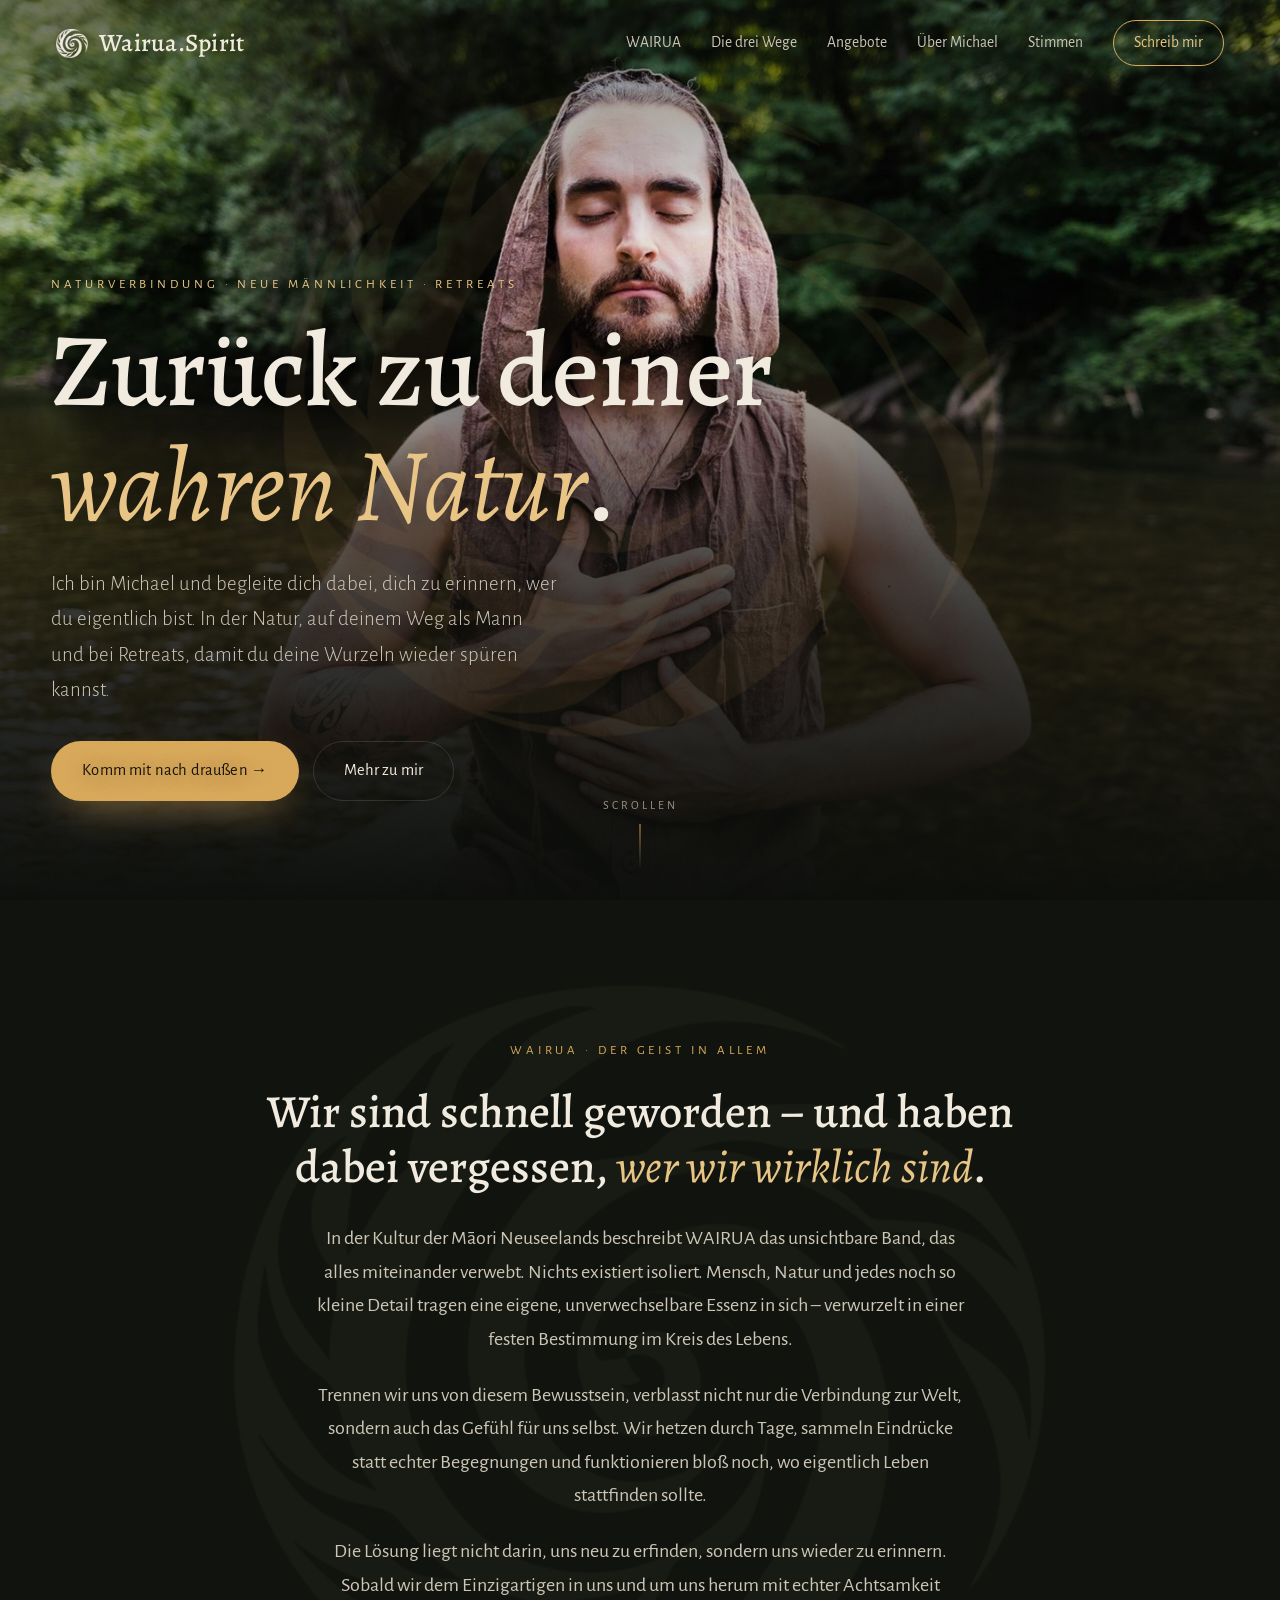
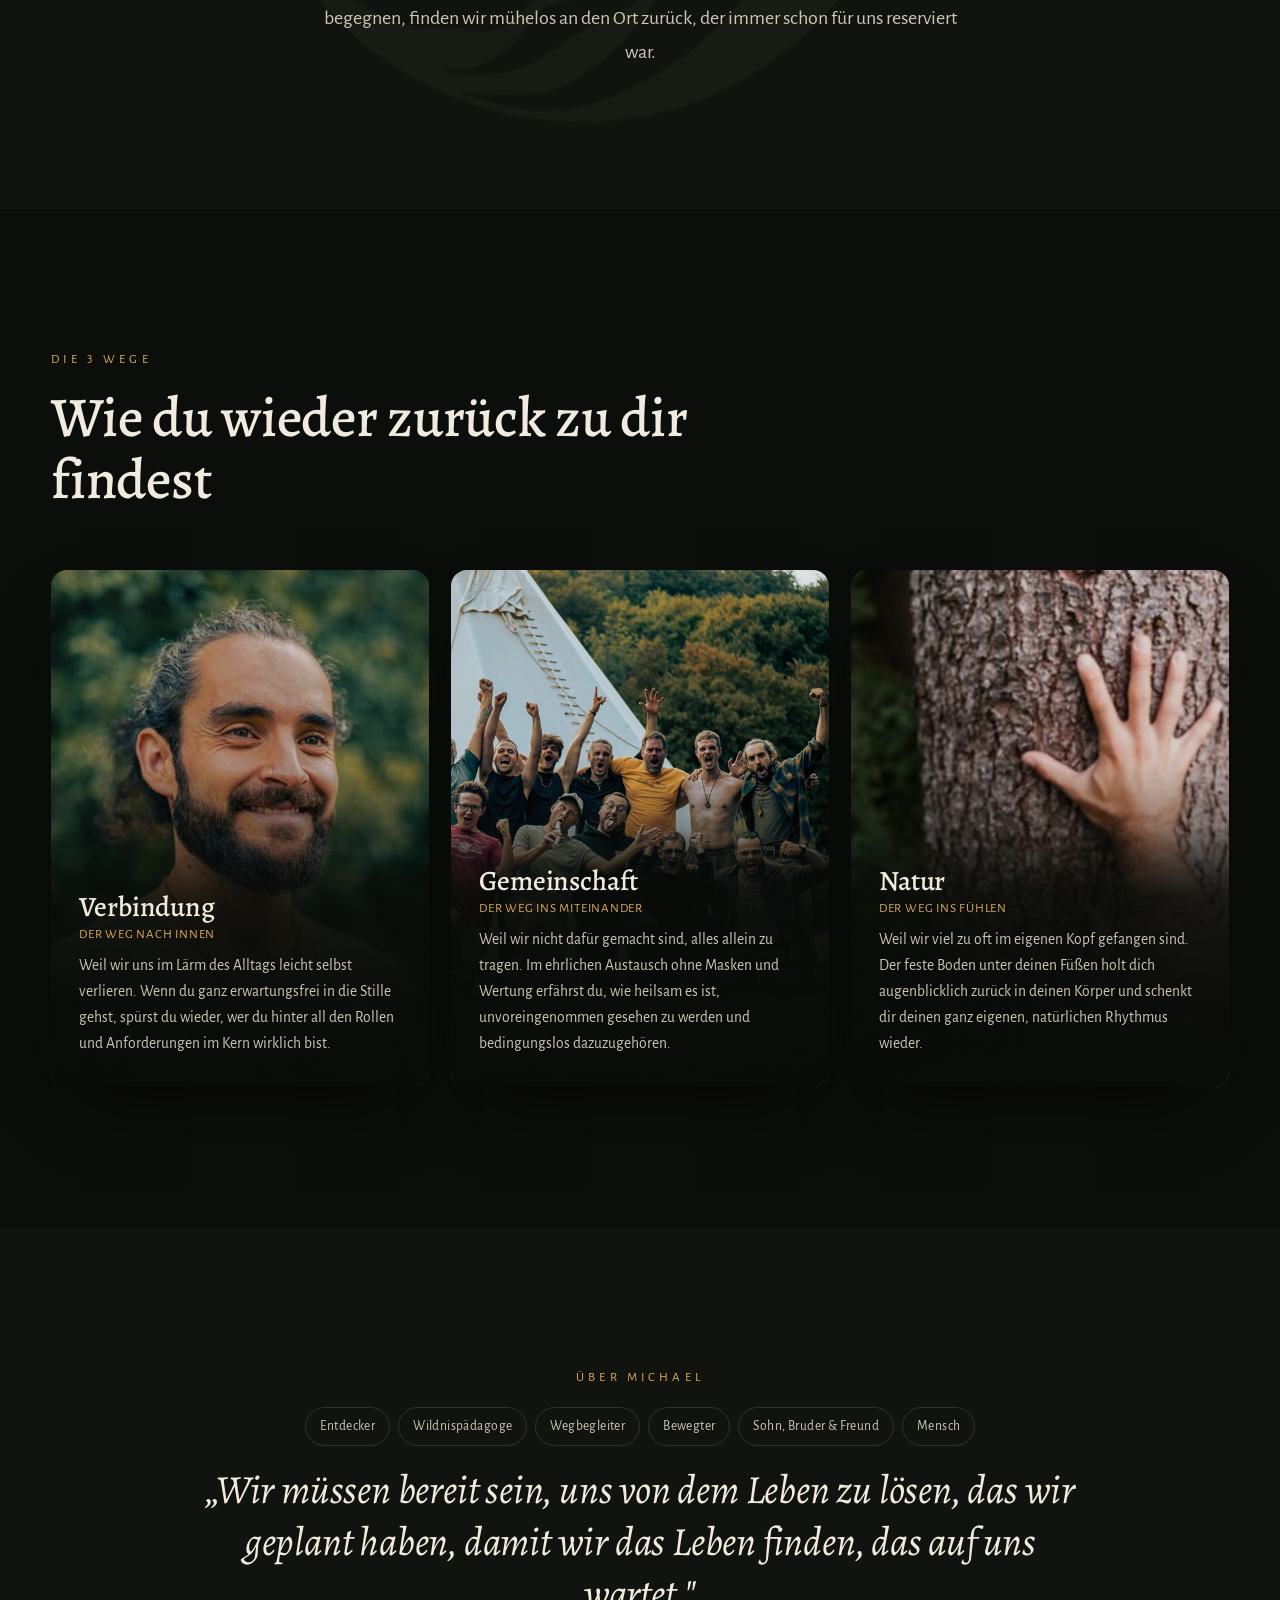
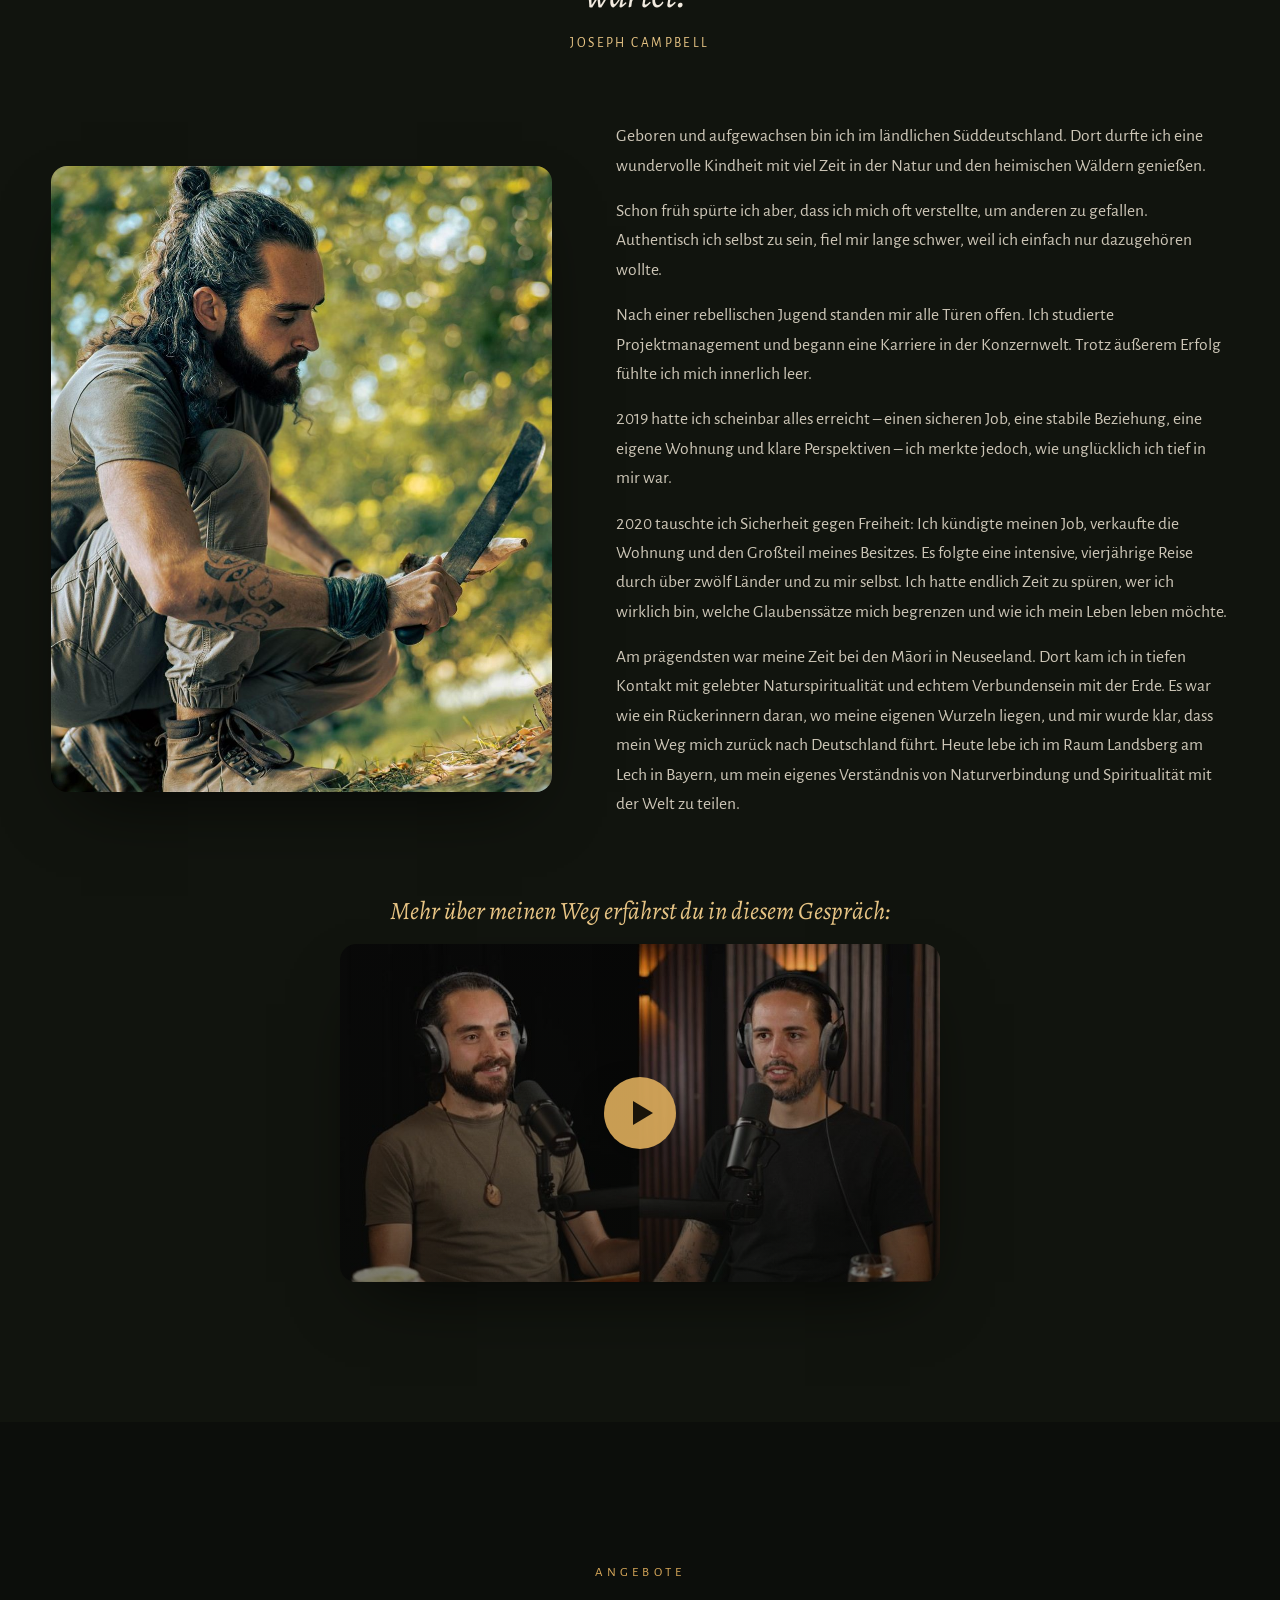
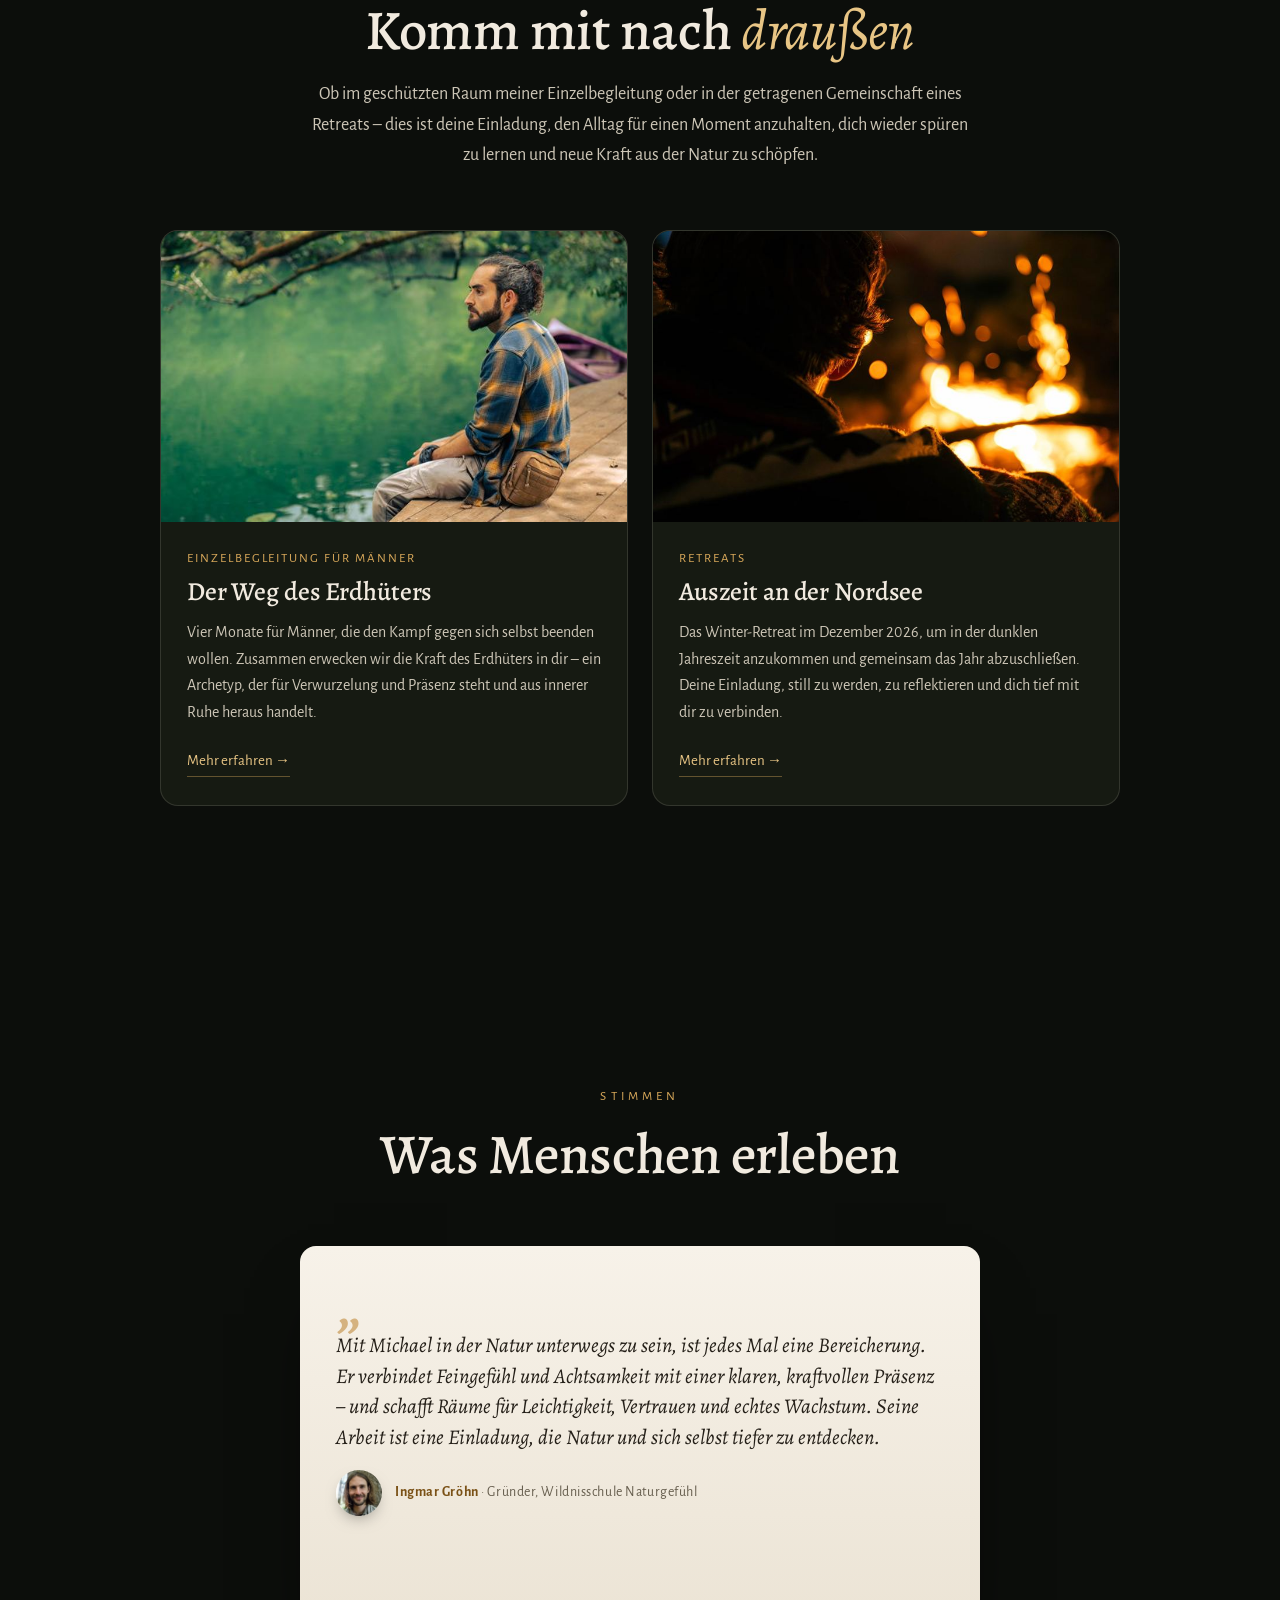
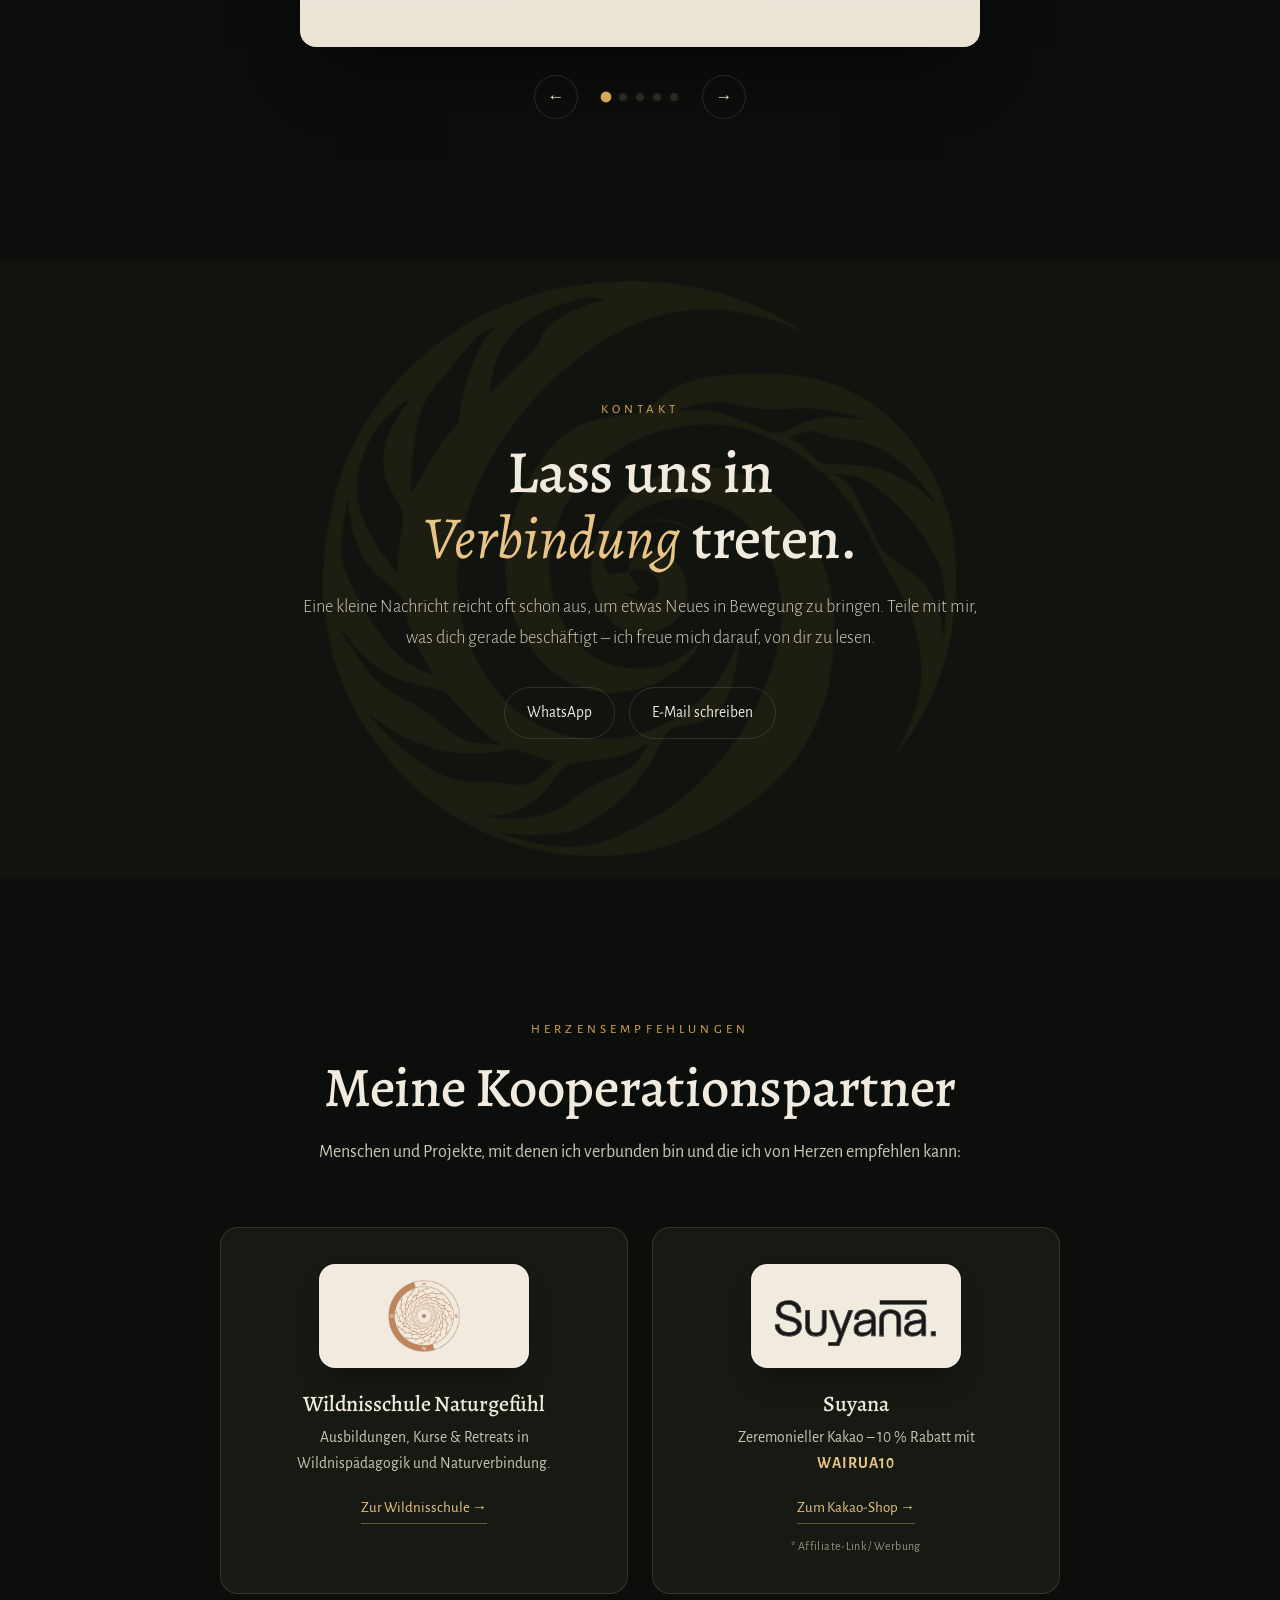
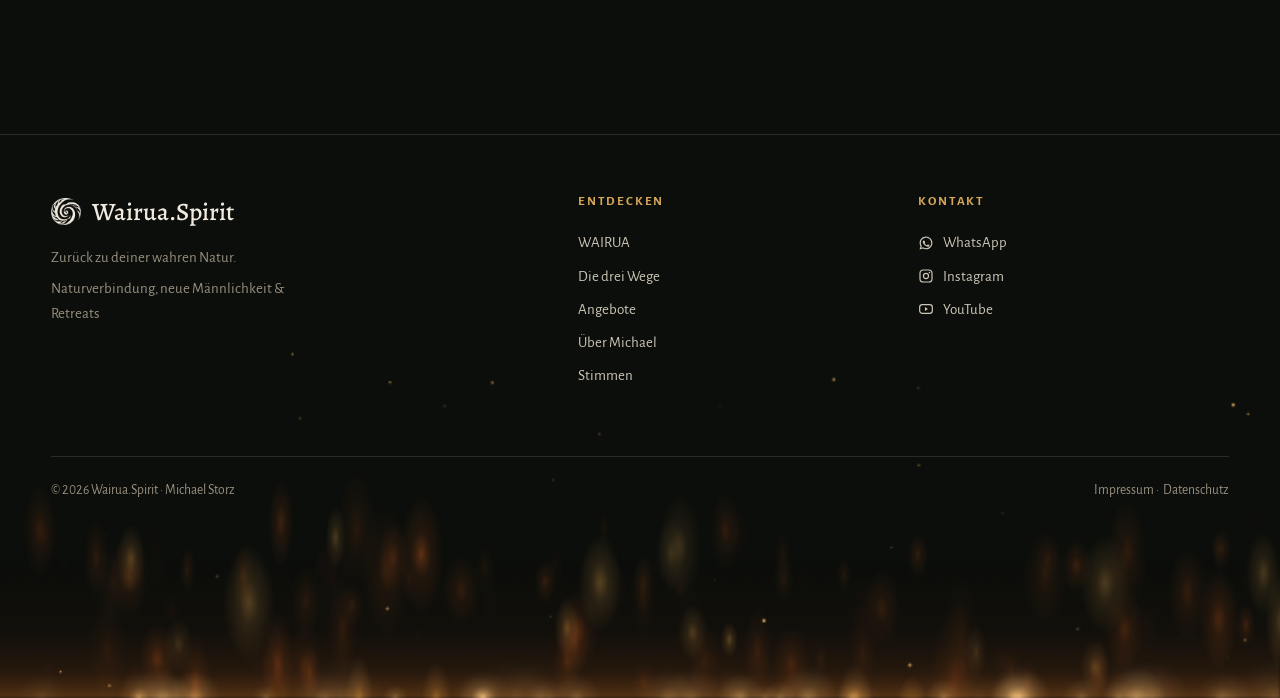
<file: index.html>
<!DOCTYPE html>
<!--
  REDESIGN-VORSCHAU für wairua-spirit.de (Michael / wairua.spirit)
  Single-File HTML. Bilder liegen in ./assets/ (Originale von der bestehenden Seite gezogen).
  Dunkel, cinematisch, "atmende" Animationen · Koru-Spirale als Markenmotiv.
  Hinweis: Entwurf/Vorschau zum Umzug auf die eigene Domain.
-->
<html lang="de">
<head>
<meta charset="UTF-8" />
<meta name="viewport" content="width=device-width, initial-scale=1.0" />
<script>document.documentElement.classList.add("js");</script>
<title>Naturverbindung in Landsberg am Lech | Wairua.Spirit</title>
<meta name="description" content="Naturverbindung, neue Männlichkeit und Retreats mit Michael Storz, Wildnispädagoge in Landsberg am Lech – zurück zu deiner wahren Natur." />
<link rel="canonical" href="https://wairua-spirit.de/" />
<meta property="og:type" content="website" />
<meta property="og:title" content="Naturverbindung in Landsberg am Lech | Wairua.Spirit" />
<meta property="og:description" content="Naturverbindung, neue Männlichkeit und Retreats mit Michael Storz, Wildnispädagoge in Landsberg am Lech – zurück zu deiner wahren Natur." />
<meta property="og:image" content="https://wairua-spirit.de/assets/og-start.jpg" />
<meta property="og:image:width" content="1200" />
<meta property="og:image:height" content="630" />
<meta property="og:image:alt" content="Michael steht mit geschlossenen Augen im Fluss, die Hände auf Herz und Bauch" />
<meta property="og:url" content="https://wairua-spirit.de/" />
<meta property="og:locale" content="de_DE" />
<meta name="twitter:card" content="summary_large_image" />
<meta name="twitter:image" content="https://wairua-spirit.de/assets/og-start.jpg" />
<link rel="preload" href="assets/fonts/alegreya-500-latin.woff2" as="font" type="font/woff2" crossorigin />
<link rel="preload" href="assets/fonts/alegreya-sans-400-latin.woff2" as="font" type="font/woff2" crossorigin />
<link rel="stylesheet" href="assets/fonts.css" />
<link rel="stylesheet" href="assets/base.css" />
<link rel="icon" href="assets/favicon-32.png" sizes="32x32" type="image/png" />
<link rel="apple-touch-icon" href="assets/apple-touch-icon.png" />
<meta name="theme-color" content="#0c0e0b" />
<script src="assets/site.js" defer></script>
<style>
  /* --- Hero ------------------------------------------------------------- */
  .hero-bg img{object-position:center 35%;transform:scale(1.05);animation:kenburns 26s ease-in-out infinite alternate;}
  @keyframes kenburns{0%{transform:scale(1.05) translateY(0);}100%{transform:scale(1.16) translateY(-2%);}}
  /* Overlay im Textbereich bewusst kraeftig - der Lead-Text stand vorher
     ueber hellen Bildstellen bei nur 4,2:1 */
  .hero-bg::after{content:"";position:absolute;inset:0;
    background:
      radial-gradient(120% 90% at 50% 0%,transparent 40%,rgba(12,14,11,.5) 100%),
      linear-gradient(180deg,rgba(12,14,11,.55) 0%,rgba(12,14,11,.08) 28%,rgba(12,14,11,.64) 62%,rgba(12,14,11,.98) 100%);}
  .hero-koru{position:absolute;z-index:1;top:46%;left:50%;width:min(78vw,720px);height:min(78vw,720px);
    transform:translate(-50%,-50%);color:var(--gold);opacity:.07;animation:spin 120s linear infinite,breathe 7s ease-in-out infinite;}
  @keyframes breathe{0%,100%{opacity:.05;}50%{opacity:.1;}}
  .hero-inner{padding:0 0 clamp(60px,11vh,130px);text-shadow:0 2px 22px rgba(0,0,0,.45);}
  /* Die Vorzeile steht direkt auf dem Foto - helleres Gold plus weicher
     dunkler Schein, damit sie auf jedem Bildausschnitt traegt. */
  .hero .eyebrow{color:var(--gold-2);opacity:0;animation:rise 1s ease .2s forwards;
    text-shadow:0 2px 10px rgba(8,9,7,.95),0 0 24px rgba(8,9,7,.8);}
  .hero h1{font-size:clamp(44px,8.2vw,104px);font-weight:500;margin:18px 0 24px;max-width:14ch;opacity:0;animation:rise 1.1s ease .4s forwards;}
  .hero p.lead{font-size:clamp(17px,2.1vw,21px);font-weight:300;color:var(--bone-dim);max-width:46ch;margin-bottom:34px;opacity:0;animation:rise 1.1s ease .6s forwards;}
  .hero-cta{opacity:0;animation:rise 1.1s ease .8s forwards;}
  .scrollcue{position:absolute;z-index:2;bottom:30px;left:50%;transform:translateX(-50%);display:flex;flex-direction:column;align-items:center;gap:9px;font-size:12px;letter-spacing:.25em;text-transform:uppercase;color:var(--muted);}
  .scrollcue .line{width:1px;height:46px;background:linear-gradient(var(--gold),transparent);animation:cue 2.4s ease-in-out infinite;transform-origin:top;}
  @keyframes cue{0%,100%{transform:scaleY(.4);opacity:.5;}50%{transform:scaleY(1);opacity:1;}}

  /* Hintergruende wechseln sich abschnittsweise ab: bg2 / bg / bg2 ... */
  #ueber{background:var(--bg2);}
  .sec-head{max-width:660px;margin-bottom:clamp(36px,6vw,60px);}
  .sec-head.center{margin-inline:auto;text-align:center;}
  .sec-head h2{font-size:clamp(31px,5vw,56px);font-weight:500;margin:16px 0 18px;}

  /* wairua intro */
  .intro{background:var(--bg2);text-align:center;overflow:hidden;}
  .intro .koru-wm{position:absolute;top:50%;left:50%;width:min(90vw,820px);height:min(90vw,820px);transform:translate(-50%,-50%);color:var(--moss);opacity:.05;}
  .intro .inner{position:relative;z-index:2;max-width:760px;margin-inline:auto;}
  .intro .big{font-family:var(--serif);font-size:clamp(26px,4.2vw,46px);font-weight:500;line-height:1.2;margin:22px 0 28px;}
  .intro .big em{color:var(--gold-2);font-weight:400;}
  .intro p{color:var(--bone-dim);font-size:clamp(17px,1.9vw,20px);max-width:60ch;margin-inline:auto;}
  .intro p + p{margin-top:22px;}

  /* säulen */
  .saeulen-grid{display:grid;grid-template-columns:repeat(3,1fr);gap:22px;}
  .pillar{position:relative;border-radius:16px;overflow:hidden;aspect-ratio:3/4.1;display:flex;align-items:flex-end;box-shadow:var(--shadow);}
  .pillar img{position:absolute;inset:0;width:100%;height:100%;object-fit:cover;transition:transform 1.1s cubic-bezier(.2,.7,.2,1);}
  /* Der Verlauf traegt den Text: oben bleibt das Foto offen, ab der Mitte
     wird es dunkel genug, dass auch ueber belebten Fotos alles lesbar ist. */
  .pillar::after{content:"";position:absolute;inset:0;background:linear-gradient(180deg,rgba(10,12,9,.12) 0%,rgba(10,12,9,.18) 38%,rgba(10,12,9,.70) 64%,rgba(10,12,9,.95) 100%);}
  .pillar:hover img{transform:scale(1.07);}
  /* Eigener Verlauf direkt hinter dem Text - so liegt die Schrift auch auf
     den belebten Fotos (Gruppe vor dem Tipi) immer auf ruhigem Grund. */
  .pillar .p-body{position:relative;z-index:2;padding:34px 28px 30px;
    background:linear-gradient(180deg,rgba(9,11,8,0) 0%,rgba(9,11,8,.74) 26%,rgba(9,11,8,.9) 62%,rgba(9,11,8,.94) 100%);}
  .pillar h3{font-size:28px;font-weight:500;margin:6px 0 10px;}
  .pillar h3 span{display:block;font-size:13px;font-family:var(--sans);letter-spacing:.06em;color:var(--gold);font-weight:400;text-transform:uppercase;margin-top:6px;}
  .pillar p{font-size:15.5px;color:var(--bone-dim);}
  /* Zwischen 901 und 1120 px sind die drei Spalten schmal, der Text wird
     hoch und stuende sonst mitten im belebten Teil des Fotos. Deshalb
     bekommen die Kacheln dort mehr Hoehe - der Text bleibt im dunklen Fuss. */
  @media(max-width:1120px) and (min-width:901px){
    .pillar{aspect-ratio:3/4.8;}
  }

  /* über michael */
  .about-grid{display:grid;grid-template-columns:.9fr 1.1fr;gap:clamp(34px,5vw,72px);align-items:center;}
  .about-visual{position:relative;border-radius:16px;overflow:hidden;aspect-ratio:4/5;box-shadow:var(--shadow);}
  .about-visual img{width:100%;height:100%;object-fit:cover;}
  .about-visual .koru{position:absolute;right:18px;bottom:18px;width:54px;height:54px;color:var(--gold);opacity:.85;}
  .about h2{font-size:clamp(30px,4.3vw,52px);font-weight:500;margin:16px 0 22px;}
  .about h2 em{color:var(--gold-2);}
  .about p{color:var(--bone-dim);margin-bottom:16px;font-size:17.5px;}
  .about-head{text-align:center;max-width:900px;margin:0 auto clamp(44px,6vw,68px);}
  /* Zwischenueberschrift sieht aus wie ein Eyebrow, ist aber eine echte h2 */
  h2.eyebrow{font-family:var(--sans);font-size:13px;font-weight:400;line-height:1.7;
    letter-spacing:.3em;text-transform:uppercase;color:var(--gold);margin:0;}
  /* Fremdzitat: als blockquote ausgezeichnet, Optik unveraendert */
  .about-head .ueber-quote{font-family:var(--serif);font-weight:400;letter-spacing:-.005em;
    font-style:italic;font-size:clamp(24px,3.3vw,40px);line-height:1.3;margin:14px 0 12px;}
  .about-head .ueber-quote em{color:var(--gold-2);}
  .about-head .ueber-quote-src{color:var(--gold-2);font-family:var(--sans);font-size:13.5px;letter-spacing:.18em;text-transform:uppercase;}
  .tags{display:flex;flex-wrap:wrap;gap:8px;justify-content:center;margin:18px 0;}
  .tags span{font-size:13.5px;letter-spacing:.03em;color:var(--bone-dim);border:1px solid var(--line);border-radius:999px;padding:7px 14px;white-space:nowrap;}
  .about-video{margin-top:clamp(36px,5vw,60px);max-width:600px;margin-inline:auto;text-align:center;}
  .video-facade{position:relative;cursor:pointer;border-radius:16px;overflow:hidden;aspect-ratio:16/9;box-shadow:var(--shadow);background:var(--panel);}
  .video-facade img{width:100%;height:100%;object-fit:cover;transition:transform 1.1s cubic-bezier(.2,.7,.2,1),filter .4s;}
  .video-facade::after{content:"";position:absolute;inset:0;background:linear-gradient(180deg,rgba(10,12,9,.12),rgba(10,12,9,.5));transition:opacity .4s;}
  .video-facade:hover img{transform:scale(1.04);}
  .video-facade .play{position:absolute;top:50%;left:50%;transform:translate(-50%,-50%);width:72px;height:72px;border-radius:50%;background:rgba(216,168,90,.93);z-index:2;box-shadow:0 16px 40px -12px rgba(0,0,0,.6);transition:transform .3s,background .3s;}
  .video-facade .play::before{content:"";position:absolute;top:50%;left:54%;transform:translate(-50%,-50%);border-style:solid;border-width:12px 0 12px 20px;border-color:transparent transparent transparent #1a140a;}
  .video-facade:hover .play{transform:translate(-50%,-50%) scale(1.08);background:var(--gold-2);}
  .video-facade.playing{cursor:default;}
  .video-facade.playing::after,.video-facade.playing .play{display:none;}
  .video-facade iframe{position:absolute;inset:0;width:100%;height:100%;border:0;}
  .about-video .video-cap{margin:0 0 16px;font-family:var(--serif);font-style:italic;font-size:clamp(19px,2.4vw,25px);color:var(--gold-2);line-height:1.32;}

  /* angebote */
  .offers{background:var(--bg);}
  /* Zwei Kacheln seit 12.09.2026 (Rituale raus) - begrenzt und mittig, sonst werden sie zu Riesen */
  .offers-grid{display:grid;grid-template-columns:repeat(2,1fr);gap:24px;max-width:960px;margin:0 auto;}
  .offer{background:var(--panel);border:1px solid var(--line);border-radius:18px;overflow:hidden;display:flex;flex-direction:column;transition:transform .4s ease,border-color .4s ease;}
  .offer:hover{transform:translateY(-6px);border-color:rgba(216,168,90,.5);}
  .offer .media{position:relative;aspect-ratio:16/10;overflow:hidden;}
  .offer .media img{width:100%;height:100%;object-fit:cover;transition:transform 1s ease;}
  .offer:hover .media img{transform:scale(1.05);}
  .offer .o-body{padding:26px 26px 28px;display:flex;flex-direction:column;flex:1;}
  .offer .o-sub{font-size:13px;letter-spacing:.15em;text-transform:uppercase;color:var(--gold);}
  .offer h3{font-size:26px;font-weight:500;margin:8px 0 12px;}
  .offer p{font-size:16px;color:var(--bone-dim);margin-bottom:22px;flex:1;}
  .offer .o-link{align-self:flex-start;font-size:15px;color:var(--gold-2);border-bottom:1px solid rgba(216,168,90,.4);padding-bottom:3px;transition:border-color .3s;}
  .offer .o-link:hover{border-color:var(--gold-2);}

  /* stimmen */
  .voices{background:var(--bg);}
  .voices-carousel{max-width:680px;margin-inline:auto;}
  /* Die Stimmen stehen bewusst hell auf der dunklen Seite - wie ein
     aufgeschlagenes Blatt Papier, das den Blick haelt. */
  .voices-viewport{overflow:hidden;border-radius:16px;box-shadow:0 34px 74px -34px rgba(0,0,0,.9);}
  .voices-track{display:flex;transition:transform .6s cubic-bezier(.2,.7,.2,1);}
  /* Im Karussell ohne eigene Ecken und Rahmen - beim Weiterschieben sollen
     die hellen Karten eine durchgehende Flaeche bilden, keine Naht zeigen. */
  .voices-track .voice{flex:0 0 100%;border-radius:0;border:0;}
  .voice{background:linear-gradient(180deg,#f7f2e9 0%,#ebe3d4 100%);border:1px solid rgba(255,255,255,.55);
    border-radius:16px;padding:40px 36px;position:relative;}
  .voice .mark{font-family:var(--serif);font-size:64px;line-height:.6;color:#c08a3c;opacity:.6;}
  .voice p{font-family:var(--serif);font-style:italic;font-size:21px;line-height:1.45;color:#241f18;margin:6px 0 18px;}
  /* Wo ein Foto vorliegt, steht es klein und rund vor dem Namen. */
  .voice .who{display:flex;align-items:center;gap:13px;font-size:14px;letter-spacing:.04em;color:#665e4e;}
  .voice .who img{width:46px;height:46px;flex:none;border-radius:50%;object-fit:cover;
    box-shadow:0 7px 18px -9px rgba(0,0,0,.6);}
  .voice .who b{color:#7a5116;font-weight:700;}
  .voices-nav{display:flex;align-items:center;justify-content:center;gap:24px;margin-top:28px;}
  .v-arrow{width:44px;height:44px;flex:none;border-radius:50%;border:1px solid var(--line);background:transparent;color:var(--bone);font-size:17px;font-family:var(--sans);cursor:pointer;display:flex;align-items:center;justify-content:center;transition:border-color .3s,color .3s;}
  .v-arrow:hover{border-color:var(--gold);color:var(--gold-2);}
  .voices-dots{display:flex;gap:9px;}
  .voices-dots button{width:8px;height:8px;padding:0;border-radius:50%;border:none;background:var(--line);cursor:pointer;transition:background .3s,transform .3s;}
  .voices-dots button.active{background:var(--gold);transform:scale(1.35);}
  @media(max-width:540px){
    .voice{padding:30px 24px;}
    .voice p{font-size:19px;}
  }

  /* kontakt */
  .contact{position:relative;text-align:center;overflow:hidden;background:var(--bg2);}
  .contact .koru-wm{position:absolute;top:50%;left:50%;width:min(80vw,640px);height:min(80vw,640px);transform:translate(-50%,-50%);color:var(--gold);opacity:.06;animation:spin 140s linear infinite;}
  .contact .inner{position:relative;z-index:2;max-width:680px;margin-inline:auto;}
  .contact h2{font-size:clamp(31px,5.4vw,60px);font-weight:500;margin:18px 0 20px;}
  .contact h2 em{color:var(--gold-2);}
  .contact p{color:var(--bone-dim);font-size:18.5px;font-weight:300;margin-bottom:34px;}
  .socials{display:flex;gap:14px;justify-content:center;flex-wrap:wrap;}
  .socials a{display:inline-flex;align-items:center;gap:9px;border:1px solid var(--line);border-radius:999px;padding:12px 22px;font-size:15.5px;color:var(--bone);transition:border-color .3s,color .3s,background .3s;}
  .socials a:hover{border-color:var(--gold);color:var(--gold-2);}

  /* kooperationspartner */
  #partner .partners{display:grid;grid-template-columns:repeat(2,1fr);gap:24px;max-width:840px;margin-inline:auto;}
  .partner{display:flex;flex-direction:column;align-items:center;text-align:center;background:var(--panel);border:1px solid var(--line);border-radius:18px;padding:36px 28px;transition:transform .4s ease,border-color .4s ease;}
  .partner:hover{transform:translateY(-6px);border-color:rgba(216,168,90,.5);}
  .partner .logo-chip{width:210px;height:104px;padding:0 22px;border-radius:16px;background:var(--bone);display:flex;align-items:center;justify-content:center;margin-bottom:24px;box-shadow:0 16px 34px -18px rgba(0,0,0,.75);}
  .partner .logo-chip img{max-height:72px;max-width:166px;width:auto;height:auto;object-fit:contain;}
  .partner h3{font-family:var(--serif);font-weight:500;font-size:22px;margin-bottom:9px;}
  .partner p{font-size:15.5px;color:var(--bone-dim);margin-bottom:18px;max-width:34ch;}
  .partner .p-link{font-size:15px;color:var(--gold-2);border-bottom:1px solid rgba(216,168,90,.45);padding-bottom:3px;transition:border-color .3s;}
  .partner:hover .p-link{border-color:var(--gold-2);}
  .partner .ad-note{font-size:12px;color:var(--muted);margin-top:12px;letter-spacing:.03em;}
  /* Der Rabattcode steht in der Zeile mit, bleibt aber deutlich sichtbar */
  .partner p .code{color:var(--gold-2);font-weight:700;letter-spacing:.06em;}

  /* Footer: die Startseite hat als einzige Seite einen mehrspaltigen Footer */
  footer{padding:56px 0 clamp(128px,16vw,196px);background:var(--bg);text-align:left;}
  footer .f-grid{display:grid;grid-template-columns:1.6fr 1fr 1fr;gap:30px;align-items:start;}
  footer .brand{display:flex;margin-bottom:12px;}
  footer p{font-size:15px;color:var(--muted);max-width:34ch;}
  footer h4{font-size:13px;letter-spacing:.14em;text-transform:uppercase;color:var(--gold);margin-bottom:14px;}
  footer a.fl{display:block;font-size:15px;color:var(--bone-dim);padding:4px 0;transition:color .25s;}
  footer a.fl.social{display:flex;align-items:center;gap:9px;}
  footer a.fl .s-ico{width:16px;height:16px;flex:none;}
  footer a.fl:hover{color:var(--bone);}
  footer .copy{grid-column:1/-1;border-top:1px solid var(--line);margin-top:34px;padding-top:22px;display:flex;justify-content:space-between;flex-wrap:wrap;gap:8px;font-size:13.5px;color:var(--muted);}
  footer .copy a{color:var(--muted);transition:color .25s;}
  footer .copy a:hover{color:var(--bone-dim);}
  footer .copy .legal a{margin-left:2px;}

  @media(max-width:900px){
    .saeulen-grid{grid-template-columns:1fr;}
    /* Am Handy bestimmt das FOTO die Hoehe der Kachel: kein aspect-ratio, kein
       backdrop-filter, keine Maske. Genau diese drei Techniken sind vorher auf
       aelteren Handy-Browsern ausgefallen - dann hatte die Kachel keine Hoehe
       mehr, das Bild schrumpfte zum Streifen und der Grund wurde undurchsichtig.
       Jetzt laeuft das Bild normal im Textfluss: es ist immer ganz zu sehen. */
    .pillar{display:block;position:relative;aspect-ratio:auto;min-height:340px;background:var(--panel);}
    .pillar img{position:relative;inset:auto;width:100%;height:auto;}
    /* Das Natur-Foto ist das flachste: es blieb deutlich ueber dem Kachelende
       stehen, darunter lag flache Farbe - das war die harte Kante. Es fuellt
       die Kachelhoehe jetzt aus und fadet weich aus wie die anderen.
       min-height statt aspect-ratio, damit es auch auf aelteren Handys greift. */
    .saeulen-grid .pillar:nth-child(3) img{min-height:340px;object-fit:cover;object-position:center 42%;}
    .pillar::after{content:none;}
    .pillar h3{font-size:25px;margin:4px 0 8px;}
    .pillar h3 span{font-size:12.5px;margin-top:5px;}
    .pillar p{font-size:14.5px;line-height:1.55;}
    /* Der Text liegt unten im Bild auf einem einfachen Verlauf - oben laeuft er
       durchsichtig aus, sodass das Foto sichtbar bleibt. */
    .pillar .p-body{position:absolute;left:0;right:0;bottom:0;padding:26px 22px 22px;
      text-shadow:0 2px 10px rgba(6,8,5,.9);
      background:linear-gradient(180deg,rgba(9,11,8,0) 0%,rgba(9,11,8,.58) 24%,rgba(9,11,8,.84) 58%,rgba(9,11,8,.92) 100%);}
    /* Der Hero-Verlauf traegt am Handy mehr Text auf engerem Raum */
    .hero-bg::after{background:
      radial-gradient(120% 90% at 50% 0%,transparent 40%,rgba(12,14,11,.5) 100%),
      linear-gradient(180deg,rgba(12,14,11,.6) 0%,rgba(12,14,11,.18) 22%,rgba(12,14,11,.8) 54%,rgba(12,14,11,.99) 100%);}
    .hero .eyebrow{font-size:12px;letter-spacing:.12em;}
    .about-grid{grid-template-columns:1fr;}
    .about-visual{aspect-ratio:4/4;max-height:62vh;}
    .offers-grid{grid-template-columns:1fr;}
    #partner .partners{grid-template-columns:1fr;}
    footer .f-grid{grid-template-columns:1fr 1fr;}
    .hero-koru{opacity:.05;}
    .scrollcue{display:none;}
    .hero h1{font-size:clamp(40px,11vw,66px);}
  }
  @media(max-width:540px){
    /* "Wie du wieder zurück zu dir findest" stand sonst bis auf 4 px an den
       Rand - auf schmalen Geraeten eine Spur kleiner. */
    .sec-head h2{font-size:28px;}
    footer .f-grid{grid-template-columns:1fr;}
  }
</style>
<script type="application/ld+json">
{
  "@context": "https://schema.org",
  "@type": "LocalBusiness",
  "@id": "https://wairua-spirit.de/#business",
  "name": "Wairua.Spirit – Michael Storz",
  "description": "Naturverbindung, neue Männlichkeit und Retreats: Einzelbegleitung für Männer, Rituale im Jahreskreis und Auszeiten in der Natur im Raum Landsberg am Lech / Bayern.",
  "url": "https://wairua-spirit.de",
  "image": "https://wairua-spirit.de/assets/pillar-verbindung.jpg",
  "email": "info@wairua-spirit.de",
  "telephone": "+491602302132",
  "founder": { "@type": "Person", "name": "Michael Storz" },
  "address": {
    "@type": "PostalAddress",
    "streetAddress": "Zehnerweg 13",
    "postalCode": "86899",
    "addressLocality": "Landsberg am Lech",
    "addressRegion": "Bayern",
    "addressCountry": "DE"
  },
  "areaServed": [
    { "@type": "City", "name": "Landsberg am Lech" },
    { "@type": "State", "name": "Bayern" }
  ],
  "knowsAbout": [
    "Naturverbindung", "Neue Männlichkeit", "Wildnispädagogik", "Einzelbegleitung für Männer",
    "Jahreskreisfeste", "Rituale", "Kakaozeremonie", "Retreats"
  ],
  "hasOfferCatalog": {
    "@type": "OfferCatalog",
    "name": "Angebote",
    "itemListElement": [
      {
        "@type": "Offer",
        "url": "https://wairua-spirit.de/begleitung.html",
        "itemOffered": {
          "@type": "Service",
          "name": "Der Weg des Erdhüters – 4-monatige Einzelbegleitung für Männer",
          "description": "Vier Monate Einzelbegleitung für Männer, draußen in der Natur, mit vier Tagen im Freien und vier Online-Treffen – für ein Ende des inneren Kampfes."
        }
      },
      {
        "@type": "Offer",
        "url": "https://wairua-spirit.de/retreat.html",
        "itemOffered": {
          "@type": "Service",
          "name": "Winter-Retreat an der Nordsee",
          "description": "Fünf Tage Auszeit in der dunklen Jahreszeit, in kleiner Gruppe."
        }
      }
    ]
  },
  "sameAs": [
    "https://www.instagram.com/wairua.spirit/",
    "https://www.youtube.com/@wairua-spirit"
  ]
}
</script>
<script type="application/ld+json">
{
  "@context": "https://schema.org",
  "@type": "VideoObject",
  "name": "Michaels Weg zur Naturverbindung",
  "description": "Ein Gespräch über Michaels Weg zur Naturverbindung und zur Arbeit mit Wairua.Spirit.",
  "thumbnailUrl": "https://wairua-spirit.de/assets/Bild1.jpg",
  "contentUrl": "https://www.youtube.com/watch?v=Oycoo_5ajwk",
  "embedUrl": "https://www.youtube-nocookie.com/embed/Oycoo_5ajwk",
  "uploadDate": "2025-01-01"
}
</script>
</head>
<body>
  <div class="grain"></div>

  <nav id="nav">
    <a href="#top" class="brand"><img class="brand-logo" src="assets/logo-cream.png" alt="" width="160" height="145" />Wairua.Spirit</a>
    <div class="links">
      <a href="#wairua">WAIRUA</a>
      <a href="#saeulen">Die drei Wege</a>
      <a href="#angebote">Angebote</a>
      <a href="#ueber">Über Michael</a>
      <a href="#stimmen">Stimmen</a>
      <a href="#kontakt" class="cta">Schreib mir</a>
    </div>
    <button class="burger" id="burger" aria-label="Menü öffnen" aria-expanded="false" aria-controls="mobileMenu"><span></span><span></span><span></span></button>
  </nav>
  <div class="mobile-menu" id="mobileMenu" inert>
    <a href="#wairua">WAIRUA</a>
    <a href="#saeulen">Die drei Wege</a>
    <a href="#angebote">Angebote</a>
    <a href="#ueber">Über Michael</a>
    <a href="#stimmen">Stimmen</a>
    <a href="#kontakt">Schreib mir</a>
  </div>

  <header class="hero" id="top">
    <div class="hero-bg" id="heroBg"><img src="assets/pillar-verbindung.jpg" srcset="assets/pillar-verbindung-900.jpg 900w, assets/pillar-verbindung.jpg 1600w" sizes="100vw" width="1600" height="1067" fetchpriority="high" alt="Michael steht mit geschlossenen Augen im Fluss, die Hände auf Herz und Bauch" /></div>
    <span class="koru hero-koru"></span>
    <div class="wrap hero-inner">
      <div class="eyebrow">Naturverbindung · Neue Männlichkeit · Retreats</div>
      <h1>Zurück zu deiner <em>wahren Natur</em>.</h1>
      <p class="lead">Ich bin Michael und begleite dich dabei, dich zu erinnern, wer du eigentlich bist. In der Natur, auf deinem Weg als Mann und bei Retreats, damit du deine Wurzeln wieder spüren kannst.</p>
      <div class="hero-cta">
        <a href="#angebote" class="btn btn-primary">Komm mit nach draußen →</a>
        <a href="#ueber" class="btn btn-ghost">Mehr zu mir</a>
      </div>
    </div>
    <div class="scrollcue"><span>scrollen</span><span class="line"></span></div>
  </header>

  <section class="intro" id="wairua">
    <span class="koru koru-wm"></span>
    <div class="wrap inner">
      <div class="eyebrow reveal">WAIRUA · Der Geist in allem</div>
      <div class="big reveal d1">Wir sind schnell geworden – und haben dabei vergessen, <em>wer wir wirklich sind</em>.</div>
      <p class="reveal d2">In der Kultur der Māori Neuseelands beschreibt WAIRUA das unsichtbare Band, das alles miteinander verwebt. Nichts existiert isoliert. Mensch, Natur und jedes noch so kleine Detail tragen eine eigene, unverwechselbare Essenz in sich – verwurzelt in einer festen Bestimmung im Kreis des Lebens.</p>
      <p class="reveal d2">Trennen wir uns von diesem Bewusstsein, verblasst nicht nur die Verbindung zur Welt, sondern auch das Gefühl für uns selbst. Wir hetzen durch Tage, sammeln Eindrücke statt echter Begegnungen und funktionieren bloß noch, wo eigentlich Leben stattfinden sollte.</p>
      <p class="reveal d3">Die Lösung liegt nicht darin, uns neu zu erfinden, sondern uns wieder zu erinnern. Sobald wir dem Einzigartigen in uns und um uns herum mit echter Achtsamkeit begegnen, finden wir mühelos an den Ort zurück, der immer schon für uns reserviert war.</p>
    </div>
  </section>

  <section id="saeulen">
    <div class="wrap">
      <div class="sec-head reveal">
        <div class="eyebrow">Die 3 Wege</div>
        <h2>Wie du wieder zurück zu dir findest</h2>
      </div>
      <div class="saeulen-grid stagger">
        <div class="pillar">
          <img src="assets/about-1.jpg" srcset="assets/about-1-600.jpg 600w, assets/about-1.jpg 1100w" sizes="(max-width:900px) 92vw, 470px" width="1100" height="969" loading="lazy" alt="Michael lächelt in die Ferne, im Hintergrund grünes Laub" />
          <div class="p-body">
            <h3>Verbindung<span>Der Weg nach innen</span></h3>
            <p>Weil wir uns im Lärm des Alltags leicht selbst verlieren. Wenn du ganz erwartungsfrei in die Stille gehst, spürst du wieder, wer du hinter all den Rollen und Anforderungen im Kern wirklich bist.</p>
          </div>
        </div>
        <div class="pillar">
          <img src="assets/pillar-gemeinschaft.jpg" srcset="assets/pillar-gemeinschaft-600.jpg 600w, assets/pillar-gemeinschaft.jpg 1051w" sizes="(max-width:900px) 92vw, 470px" width="1051" height="1400" loading="lazy" alt="Gruppe von Männern jubelt gemeinsam vor dem Tipi" />
          <div class="p-body">
            <h3>Gemeinschaft<span>Der Weg ins Miteinander</span></h3>
            <p>Weil wir nicht dafür gemacht sind, alles allein zu tragen. Im ehrlichen Austausch ohne Masken und Wertung erfährst du, wie heilsam es ist, unvoreingenommen gesehen zu werden und bedingungslos dazuzugehören.</p>
          </div>
        </div>
        <div class="pillar">
          <img src="assets/pillar-natur.jpg" srcset="assets/pillar-natur-600.jpg 600w, assets/pillar-natur.jpg 1100w" sizes="(max-width:900px) 92vw, 470px" width="1100" height="733" loading="lazy" alt="Eine Hand mit Koru-Tätowierung liegt auf einem Baumstamm" />
          <div class="p-body">
            <h3>Natur<span>Der Weg ins Fühlen</span></h3>
            <p>Weil wir viel zu oft im eigenen Kopf gefangen sind. Der feste Boden unter deinen Füßen holt dich augenblicklich zurück in deinen Körper und schenkt dir deinen ganz eigenen, natürlichen Rhythmus wieder.</p>
          </div>
        </div>
      </div>
    </div>
  </section>

  <section id="ueber">
    <div class="wrap about-head reveal">
      <h2 class="eyebrow">Über Michael</h2>
      <div class="tags">
        <span>Entdecker</span><span>Wildnispädagoge</span><span>Wegbegleiter</span><span>Bewegter</span><span>Sohn, Bruder &amp; Freund</span><span>Mensch</span>
      </div>
      <figure>
        <blockquote class="ueber-quote">„Wir müssen bereit sein, uns von dem Leben zu lösen, das wir geplant haben, damit wir das Leben finden, das auf uns wartet."</blockquote>
        <figcaption class="ueber-quote-src">Joseph Campbell</figcaption>
      </figure>
    </div>
    <div class="wrap about-grid">
      <div class="about-visual reveal">
        <img src="assets/about-michael.jpg" width="1000" height="1250" loading="lazy" alt="Michael schnitzt Holz mit der Machete" />
      </div>
      <div class="about reveal d1">
        <p>Geboren und aufgewachsen bin ich im ländlichen Süddeutschland. Dort durfte ich eine wundervolle Kindheit mit viel Zeit in der Natur und den heimischen Wäldern genießen.</p>
        <p>Schon früh spürte ich aber, dass ich mich oft verstellte, um anderen zu gefallen. Authentisch ich selbst zu sein, fiel mir lange schwer, weil ich einfach nur dazugehören wollte.</p>
        <p>Nach einer rebellischen Jugend standen mir alle Türen offen. Ich studierte Projektmanagement und begann eine Karriere in der Konzernwelt. Trotz äußerem Erfolg fühlte ich mich innerlich leer.</p>
        <p>2019 hatte ich scheinbar alles erreicht – einen sicheren Job, eine stabile Beziehung, eine eigene Wohnung und klare Perspektiven – ich merkte jedoch, wie unglücklich ich tief in mir war.</p>
        <p>2020 tauschte ich Sicherheit gegen Freiheit: Ich kündigte meinen Job, verkaufte die Wohnung und den Großteil meines Besitzes. Es folgte eine intensive, vierjährige Reise durch über zwölf Länder und zu mir selbst. Ich hatte endlich Zeit zu spüren, wer ich wirklich bin, welche Glaubenssätze mich begrenzen und wie ich mein Leben leben möchte.</p>
        <p>Am prägendsten war meine Zeit bei den Māori in Neuseeland. Dort kam ich in tiefen Kontakt mit gelebter Naturspiritualität und echtem Verbundensein mit der Erde. Es war wie ein Rückerinnern daran, wo meine eigenen Wurzeln liegen, und mir wurde klar, dass mein Weg mich zurück nach Deutschland führt. Heute lebe ich im Raum Landsberg am Lech in Bayern, um mein eigenes Verständnis von Naturverbindung und Spiritualität mit der Welt zu teilen.</p>
      </div>
    </div>
    <div class="wrap">
      <div class="about-video reveal">
        <p class="video-cap">Mehr über meinen Weg erfährst du in diesem Gespräch:</p>
        <div class="video-facade" data-id="Oycoo_5ajwk" role="button" tabindex="0" aria-label="Video über Michael abspielen">
          <img src="assets/Bild1.jpg" width="903" height="508" loading="lazy" alt="Michael im Interview – Ausschnitt aus dem Video" />
          <span class="play" aria-hidden="true"></span>
        </div>
      </div>
    </div>
  </section>

  <section class="offers" id="angebote">
    <div class="wrap">
      <div class="sec-head center reveal">
        <div class="eyebrow">Angebote</div>
        <h2>Komm mit nach <em>draußen</em></h2>
        <p>Ob im geschützten Raum meiner Einzelbegleitung oder in der getragenen Gemeinschaft eines Retreats – dies ist deine Einladung, den Alltag für einen Moment anzuhalten, dich wieder spüren zu lernen und neue Kraft aus der Natur zu schöpfen.</p>
      </div>
      <div class="offers-grid stagger">
        <a class="offer" href="begleitung.html">
          <div class="media"><img src="assets/angebot-einzelbegleitung.jpg" srcset="assets/angebot-einzelbegleitung-600.jpg 600w, assets/angebot-einzelbegleitung.jpg 1100w" sizes="(max-width:900px) 92vw, 470px" width="1100" height="733" loading="lazy" alt="Michael sitzt still am Wasser" /></div>
          <div class="o-body">
            <div class="o-sub">Einzelbegleitung für Männer</div>
            <h3>Der Weg des Erdhüters</h3>
            <p>Vier Monate für Männer, die den Kampf gegen sich selbst beenden wollen. Zusammen erwecken wir die Kraft des Erdhüters in dir – ein Archetyp, der für Verwurzelung und Präsenz steht und aus innerer Ruhe heraus handelt.</p>
            <span class="o-link">Mehr erfahren →</span>
          </div>
        </a>
        <a class="offer" href="retreat.html">
          <div class="media"><img src="assets/moment-fire.jpg" srcset="assets/moment-fire-800.jpg 800w, assets/moment-fire.jpg 1400w" sizes="(max-width:900px) 92vw, 470px" width="1400" height="933" loading="lazy" alt="Mensch am Feuer in der Dämmerung" /></div>
          <div class="o-body">
            <div class="o-sub">Retreats</div>
            <h3>Auszeit an der Nordsee</h3>
            <p>Das Winter-Retreat im Dezember 2026, um in der dunklen Jahreszeit anzukommen und gemeinsam das Jahr abzuschließen. Deine Einladung, still zu werden, zu reflektieren und dich tief mit dir zu verbinden.</p>
            <span class="o-link">Mehr erfahren →</span>
          </div>
        </a>
      </div>
    </div>
  </section>

  <section class="voices" id="stimmen">
    <div class="wrap">
      <div class="sec-head center reveal">
        <div class="eyebrow">Stimmen</div>
        <h2>Was Menschen erleben</h2>
      </div>
      <div class="voices-carousel" id="voicesCarousel" role="group" aria-roledescription="Karussell" aria-label="Stimmen von Teilnehmenden">
        <div class="voices-viewport">
          <div class="voices-track" id="voicesTrack">
            <div class="voice"><div class="mark">„</div><p>Mit Michael in der Natur unterwegs zu sein, ist jedes Mal eine Bereicherung. Er verbindet Feingefühl und Achtsamkeit mit einer klaren, kraftvollen Präsenz – und schafft Räume für Leichtigkeit, Vertrauen und echtes Wachstum. Seine Arbeit ist eine Einladung, die Natur und sich selbst tiefer zu entdecken.</p><div class="who"><img src="assets/stimme-ingmar.jpg" width="200" height="200" loading="lazy" alt="Ingmar Gröhn" /><span><b>Ingmar Gröhn</b> · Gründer, Wildnisschule Naturgefühl</span></div></div>
            <div class="voice"><div class="mark">„</div><p>Ich kenne niemanden, der dir die Natur und ihre Schätze so gut nahebringen kann wie Michael. Durch seine Arbeit kommt der Mensch wieder bei sich selbst an, kommt wieder in Verbindung mit dem, was wirklich zählt, und kann sich erinnern, wer er tief in sich tatsächlich ist. Ein absolutes Muss für jeden, der genug hat von all dem künstlichen Lärm da draußen!</p><div class="who"><img src="assets/stimme-alexandra.jpg" width="200" height="200" loading="lazy" alt="Alexandra Kaschny" /><span><b>Alexandra Kaschny</b> · Somatische Begleiterin, Host des Podcasts „Written in the Body"</span></div></div>
            <div class="voice"><div class="mark">„</div><p>Michael hat die Fähigkeit, auf die leisen Töne zu lauschen – im Innen und im Außen – und dadurch so eine Präsenz zu schaffen, die dir in jedem Moment eine unbeschreibliche Sicherheit und Wertschätzung bietet. Seine feine spürige Art durchs Leben und die Natur zu gehen, inspiriert mich immer wieder aufs Neue. Ich bin über jeden Schritt dankbar, den wir gemeinsam gehen dürfen und ihn als Wegbegleiter zu wissen. Als nahestehenden Freund und als Naturmentor.</p><div class="who"><img src="assets/stimme-fabienne.jpg" width="200" height="200" loading="lazy" alt="Fabienne Mäutner" /><span><b>Fabienne Mäutner</b> · Wildnispädagogin</span></div></div>
            <div class="voice"><div class="mark">„</div><p>Ich habe Michael als einen Menschen kennengelernt, der sowohl im professionellen als auch im freundschaftlichen Miteinander immer wieder die goldene Mitte findet: Mit ihm lässt sich ausgelassen spielen, abenteuerlustig umherstreifen und kraftvoll philosophieren, aber auch achtsam in Stille sitzen, Emotionales teilen und zur Ruhe finden. Ich schätze seine humorvolle, feinfühlige und präsente Art, mit der er einen klaren, sicheren und facettenreichen Zugang zu inneren wie äußeren Entdeckungsräumen eröffnet.</p><div class="who"><img src="assets/stimme-anna.jpg" width="200" height="200" loading="lazy" alt="Anna Uhlmann" /><span><b>Anna Uhlmann</b> · Psychologin &amp; Wildnispädagogin</span></div></div>
            <div class="voice"><div class="mark">„</div><p>Die Begegnungen mit den Männern haben mir gezeigt, wie viel Kraft im Miteinander liegt, wenn wir uns erlauben, echt zu sein. Es waren Tage voller Tiefe, Freude, Heilung und Verbundenheit – Tage, an die ich mich mein ganzes Leben erinnern werde.</p><div class="who"><b>Teilnehmer</b> · Männer-Retreat 2025</div></div>
          </div>
        </div>
        <div class="voices-nav">
          <button class="v-arrow" id="voicesPrev" aria-label="Voriges Testimonial">←</button>
          <div class="voices-dots" id="voicesDots"></div>
          <button class="v-arrow" id="voicesNext" aria-label="Nächstes Testimonial">→</button>
        </div>
      </div>
    </div>
  </section>

  <section class="contact glut" id="kontakt">
    <span class="koru koru-wm"></span>
    <div class="wrap inner">
      <div class="eyebrow reveal">Kontakt</div>
      <h2 class="reveal d1">Lass uns in <em>Verbindung</em>&nbsp;treten.</h2>
      <p class="reveal d2">Eine kleine Nachricht reicht oft schon aus, um etwas Neues in Bewegung zu bringen. Teile mit mir, was dich gerade beschäftigt – ich freue mich darauf, von dir zu lesen.</p>
      <div class="socials reveal d3">
        <a href="https://wa.me/491602302132">WhatsApp</a>
        <a href="https://mail.google.com/mail/?view=cm&amp;fs=1&amp;to=info@wairua-spirit.de" target="_blank" rel="noopener">E-Mail schreiben</a>
      </div>
    </div>
  </section>

  <section id="partner">
    <div class="wrap">
      <div class="sec-head center reveal">
        <div class="eyebrow">Herzensempfehlungen</div>
        <h2>Meine Kooperationspartner</h2>
        <p>Menschen und Projekte, mit denen ich verbunden bin und die ich von Herzen empfehlen kann:</p>
      </div>
      <div class="partners stagger">
        <a class="partner" href="https://wildnisschule-naturgefuehl.de/" target="_blank" rel="noopener">
          <div class="logo-chip"><img src="assets/partner-wildnisschule.png" width="800" height="800" loading="lazy" alt="Wildnisschule Naturgefühl" /></div>
          <h3>Wildnisschule Naturgefühl</h3>
          <p>Ausbildungen, Kurse &amp; Retreats in Wildnispädagogik und Naturverbindung.</p>
          <span class="p-link">Zur Wildnisschule →</span>
        </a>
        <a class="partner" href="https://suyana.shop/?rfsn=9071264.2bb10f9" target="_blank" rel="noopener">
          <div class="logo-chip"><img src="assets/partner-suyana.svg" width="404" height="147" loading="lazy" alt="Suyana – Zeremonieller Kakao" /></div>
          <h3>Suyana</h3>
          <p>Zeremonieller Kakao – 10 % Rabatt mit <b class="code">WAIRUA10</b></p>
          <span class="p-link">Zum Kakao-Shop →</span>
          <span class="ad-note">* Affiliate-Link / Werbung</span>
        </a>
      </div>
    </div>
  </section>

  <footer>
    <div class="wrap f-grid">
      <div>
        <div class="brand"><img class="brand-logo" src="assets/logo-cream.png" alt="" width="160" height="145" loading="lazy" />Wairua.Spirit</div>
        <p>Zurück zu deiner wahren Natur.</p>
        <p style="margin-top:6px;">Naturverbindung, neue Männlichkeit &amp; Retreats</p>
      </div>
      <div>
        <h4>Entdecken</h4>
        <a class="fl" href="#wairua">WAIRUA</a>
        <a class="fl" href="#saeulen">Die drei Wege</a>
        <a class="fl" href="#angebote">Angebote</a>
        <a class="fl" href="#ueber">Über Michael</a>
        <a class="fl" href="#stimmen">Stimmen</a>
      </div>
      <div>
        <h4>Kontakt</h4>
        <a class="fl social" href="https://wa.me/491602302132" target="_blank" rel="noopener"><svg class="s-ico" viewBox="0 0 24 24" aria-hidden="true"><path fill="currentColor" d="M12.04 2.4c-5.3 0-9.6 4.3-9.6 9.6 0 1.69.44 3.34 1.28 4.8L2.4 21.6l4.94-1.29a9.56 9.56 0 0 0 4.7 1.2h.01c5.3 0 9.6-4.3 9.6-9.6 0-2.56-1-4.97-2.81-6.78a9.53 9.53 0 0 0-6.8-2.83zm0 1.8c2.08 0 4.04.81 5.51 2.29a7.74 7.74 0 0 1 2.28 5.5c0 4.3-3.5 7.8-7.8 7.8a7.8 7.8 0 0 1-3.97-1.09l-.28-.17-2.93.77.78-2.86-.19-.29a7.74 7.74 0 0 1-1.19-4.16c0-4.3 3.5-7.79 7.79-7.79zm-3.46 4.1c-.16 0-.43.06-.66.3-.22.25-.86.84-.86 2.05 0 1.21.88 2.38 1 2.55.12.16 1.72 2.74 4.27 3.74 2.12.84 2.55.67 3.01.63.46-.04 1.48-.6 1.69-1.19.21-.58.21-1.08.15-1.18-.06-.1-.22-.16-.46-.28-.24-.12-1.42-.7-1.64-.78-.22-.08-.38-.12-.54.12-.16.25-.62.78-.76.94-.14.16-.28.18-.52.06-.24-.12-1.01-.37-1.93-1.19-.71-.64-1.19-1.42-1.33-1.66-.14-.24-.01-.37.11-.49.11-.11.24-.28.36-.42.12-.14.16-.24.24-.4.08-.16.04-.3-.02-.42-.06-.12-.54-1.3-.74-1.78-.19-.46-.39-.4-.54-.4h-.46z"/></svg>WhatsApp</a>
        <a class="fl social" href="https://www.instagram.com/wairua.spirit/" target="_blank" rel="noopener"><svg class="s-ico" viewBox="0 0 24 24" aria-hidden="true"><rect x="3" y="3" width="18" height="18" rx="5" fill="none" stroke="currentColor" stroke-width="1.8"/><circle cx="12" cy="12" r="3.8" fill="none" stroke="currentColor" stroke-width="1.8"/><circle cx="17.2" cy="6.8" r="1.2" fill="currentColor"/></svg>Instagram</a>
        <a class="fl social" href="https://www.youtube.com/@wairua-spirit" target="_blank" rel="noopener"><svg class="s-ico" viewBox="0 0 24 24" aria-hidden="true"><rect x="2.5" y="5.5" width="19" height="13" rx="4" fill="none" stroke="currentColor" stroke-width="1.8"/><path d="M10.4 9.1l4.6 2.9-4.6 2.9z" fill="currentColor"/></svg>YouTube</a>
      </div>
      <div class="copy">
        <span>© 2026 Wairua.Spirit · Michael Storz</span>
        <span class="legal"><a href="impressum.html">Impressum</a> · <a href="datenschutz.html">Datenschutz</a></span>
      </div>
    </div>
  </footer>

  <script>
    // Navigationsleiste, mobiles Menue und die Reveal-Einblendungen stecken
    // in assets/site.js - hier steht nur, was es nur auf der Startseite gibt.

    // YouTube-Vorschau: erst beim Klick wird das Video geladen (datensparsam)
    document.querySelectorAll('.video-facade').forEach(f=>{
      const load=()=>{
        if(f.classList.contains('playing')) return;
        const id=f.dataset.id;
        f.innerHTML='<iframe src="https://www.youtube-nocookie.com/embed/'+id+'?autoplay=1&rel=0" title="Video über Michael" allow="accelerometer; autoplay; clipboard-write; encrypted-media; gyroscope; picture-in-picture; web-share" allowfullscreen></iframe>';
        f.classList.add('playing');
      };
      f.addEventListener('click',load);
      f.addEventListener('keydown',e=>{if(e.key==='Enter'||e.key===' '){e.preventDefault();load();}});
    });
    // Stimmen-Karussell: Pfeile + Punkte, sanftes Autoplay pausiert bei Interaktion/Hover
    (function(){
      const carousel=document.getElementById('voicesCarousel');
      const track=document.getElementById('voicesTrack');
      const dotsWrap=document.getElementById('voicesDots');
      const slides=[...track.children];
      const n=slides.length;
      let idx=0, timer=null;
      slides.forEach((_,i)=>{
        const b=document.createElement('button');
        b.setAttribute('aria-label','Testimonial '+(i+1));
        if(i===0) b.classList.add('active');
        b.addEventListener('click',()=>{go(i);restart();});
        dotsWrap.appendChild(b);
      });
      const dots=[...dotsWrap.children];
      // Nur das sichtbare Testimonial wird vorgelesen
      function go(i){
        idx=(i+n)%n;
        track.style.transform='translateX(-'+(idx*100)+'%)';
        dots.forEach((d,j)=>{d.classList.toggle('active',j===idx);d.setAttribute('aria-current',j===idx?'true':'false');});
        slides.forEach((s,j)=>{
          if(j===idx){s.removeAttribute('aria-hidden');s.removeAttribute('inert');}
          else{s.setAttribute('aria-hidden','true');s.setAttribute('inert','');}
        });
      }
      function next(){go(idx+1);}
      function prev(){go(idx-1);}
      // Wer Bewegung reduziert haben will, bekommt kein Autoplay
      const mag=matchMedia('(prefers-reduced-motion: reduce)');
      let angehalten=false;
      function start(){stop();if(!angehalten&&!mag.matches)timer=setInterval(next,7000);}
      function stop(){clearInterval(timer);timer=null;}
      function restart(){stop();start();}
      document.getElementById('voicesNext').addEventListener('click',()=>{next();restart();});
      document.getElementById('voicesPrev').addEventListener('click',()=>{prev();restart();});
      carousel.addEventListener('mouseenter',stop);
      carousel.addEventListener('mouseleave',start);
      // Sobald jemand tippt oder per Tastatur hineinspringt, bleibt es stehen
      carousel.addEventListener('focusin',()=>{angehalten=true;stop();});
      carousel.addEventListener('pointerdown',()=>{angehalten=true;stop();});
      // Im Hintergrundtab nicht weiterlaufen lassen
      document.addEventListener('visibilitychange',()=>{document.hidden?stop():start();});
      go(0);
      start();
    })();
    // subtle hero parallax
    const heroBg=document.getElementById('heroBg');
    let ticking=false;
    addEventListener('scroll',()=>{
      if(ticking) return; ticking=true;
      requestAnimationFrame(()=>{
        const y=Math.min(scrollY,900);
        heroBg.style.transform='translateY('+(y*0.18)+'px)';
        ticking=false;
      });
    },{passive:true});
  </script>
</body>
</html>
</file>
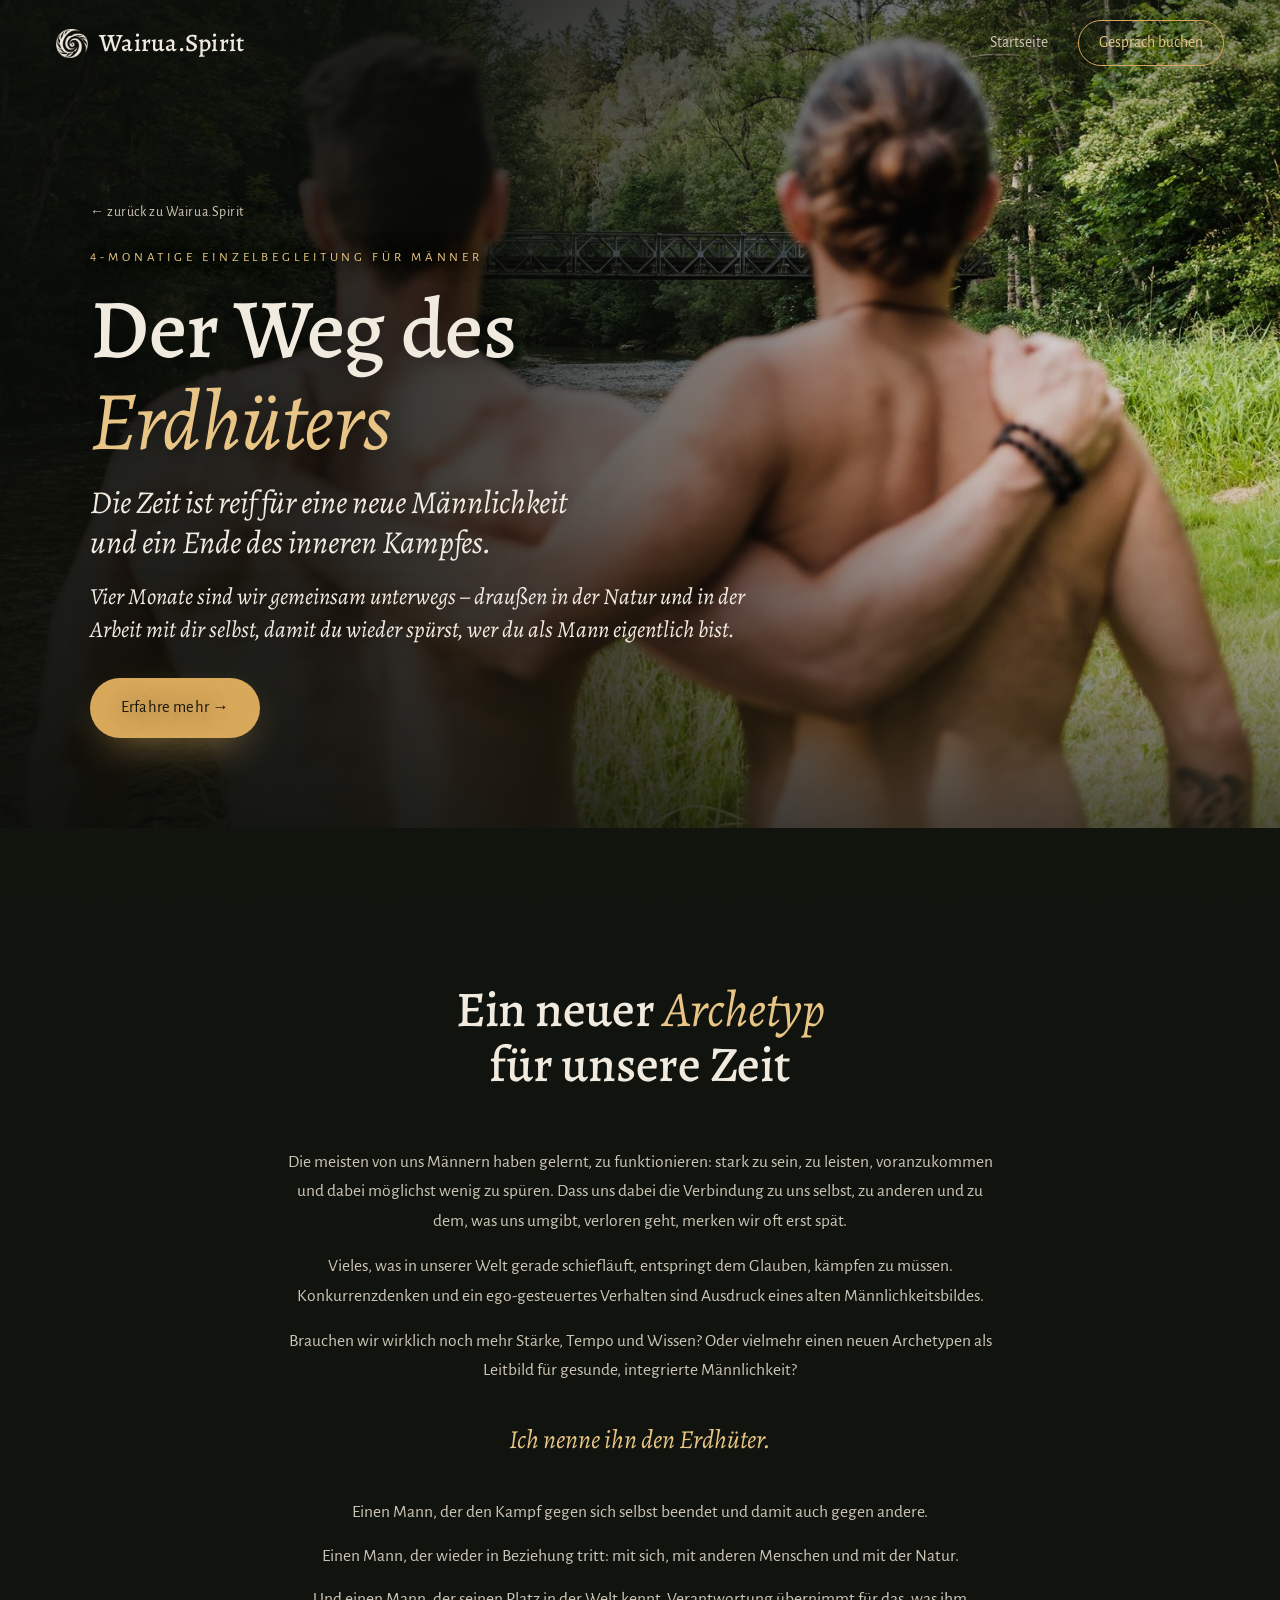
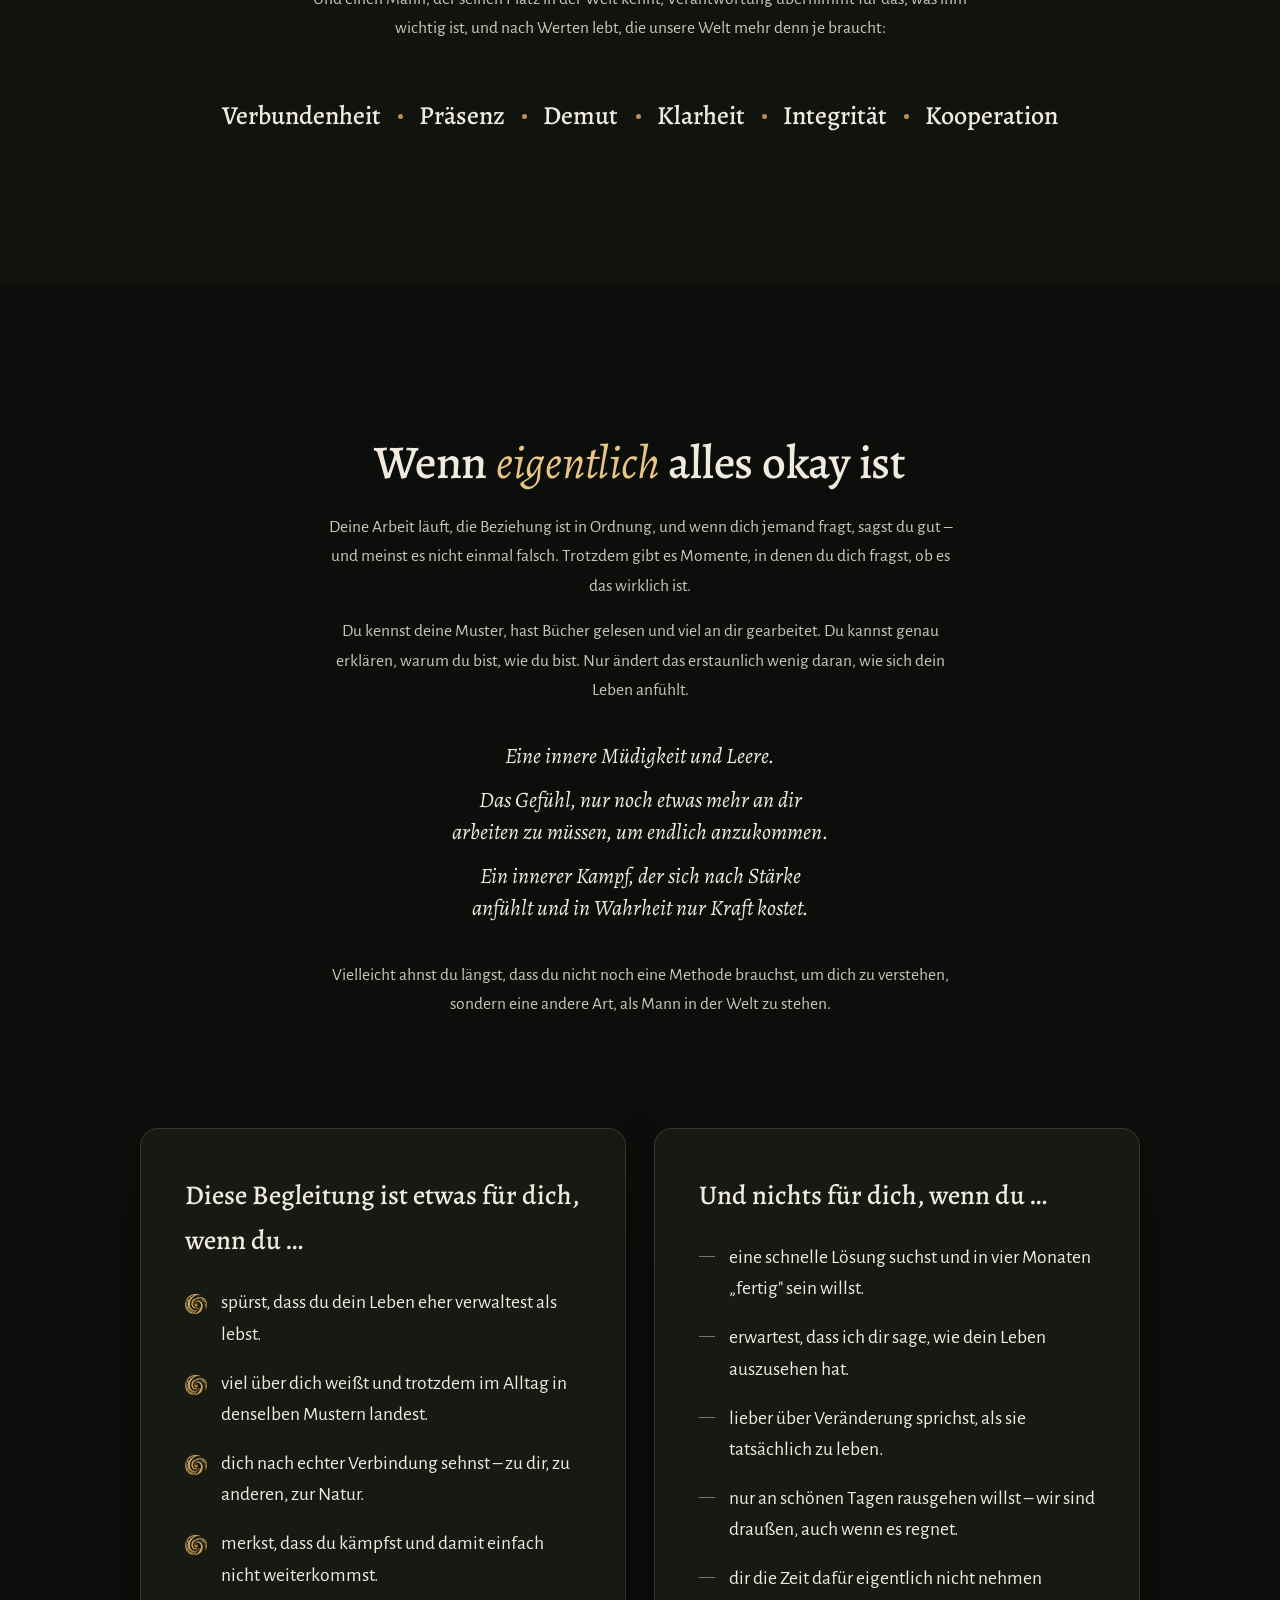
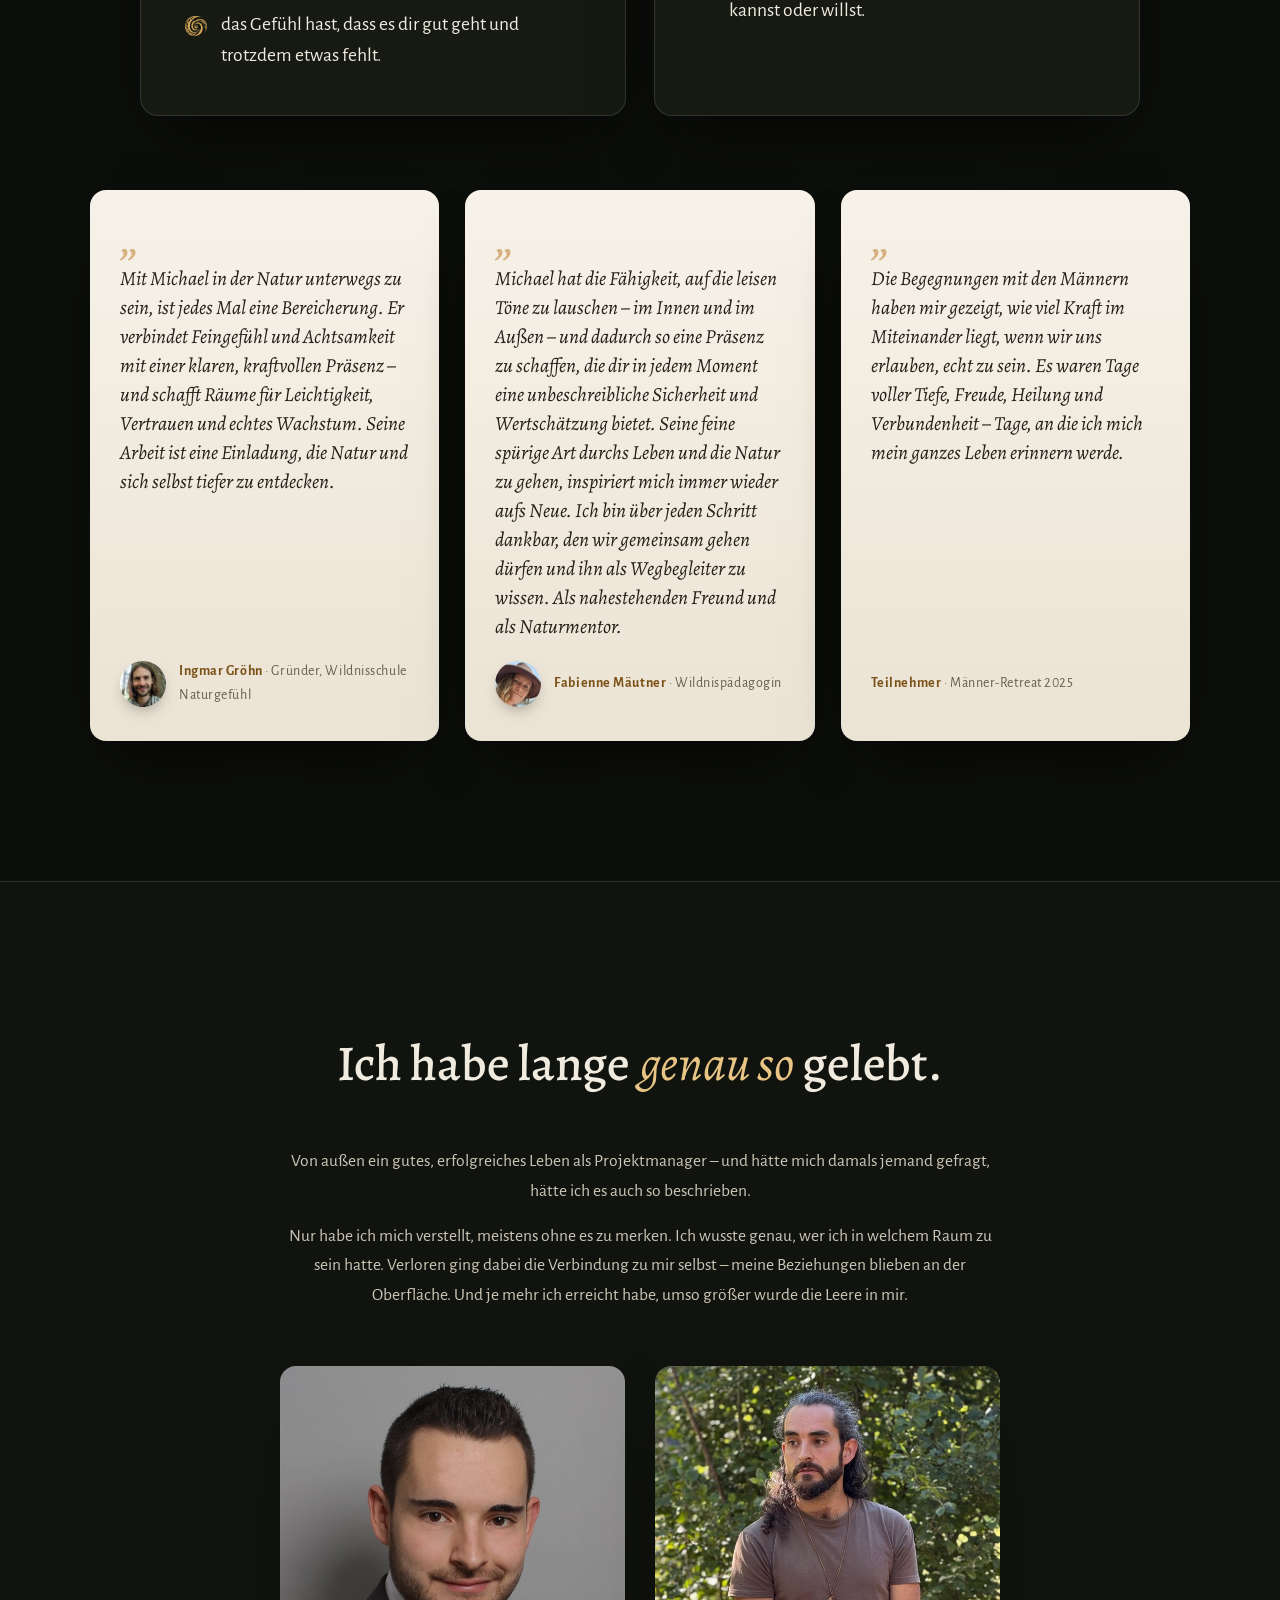
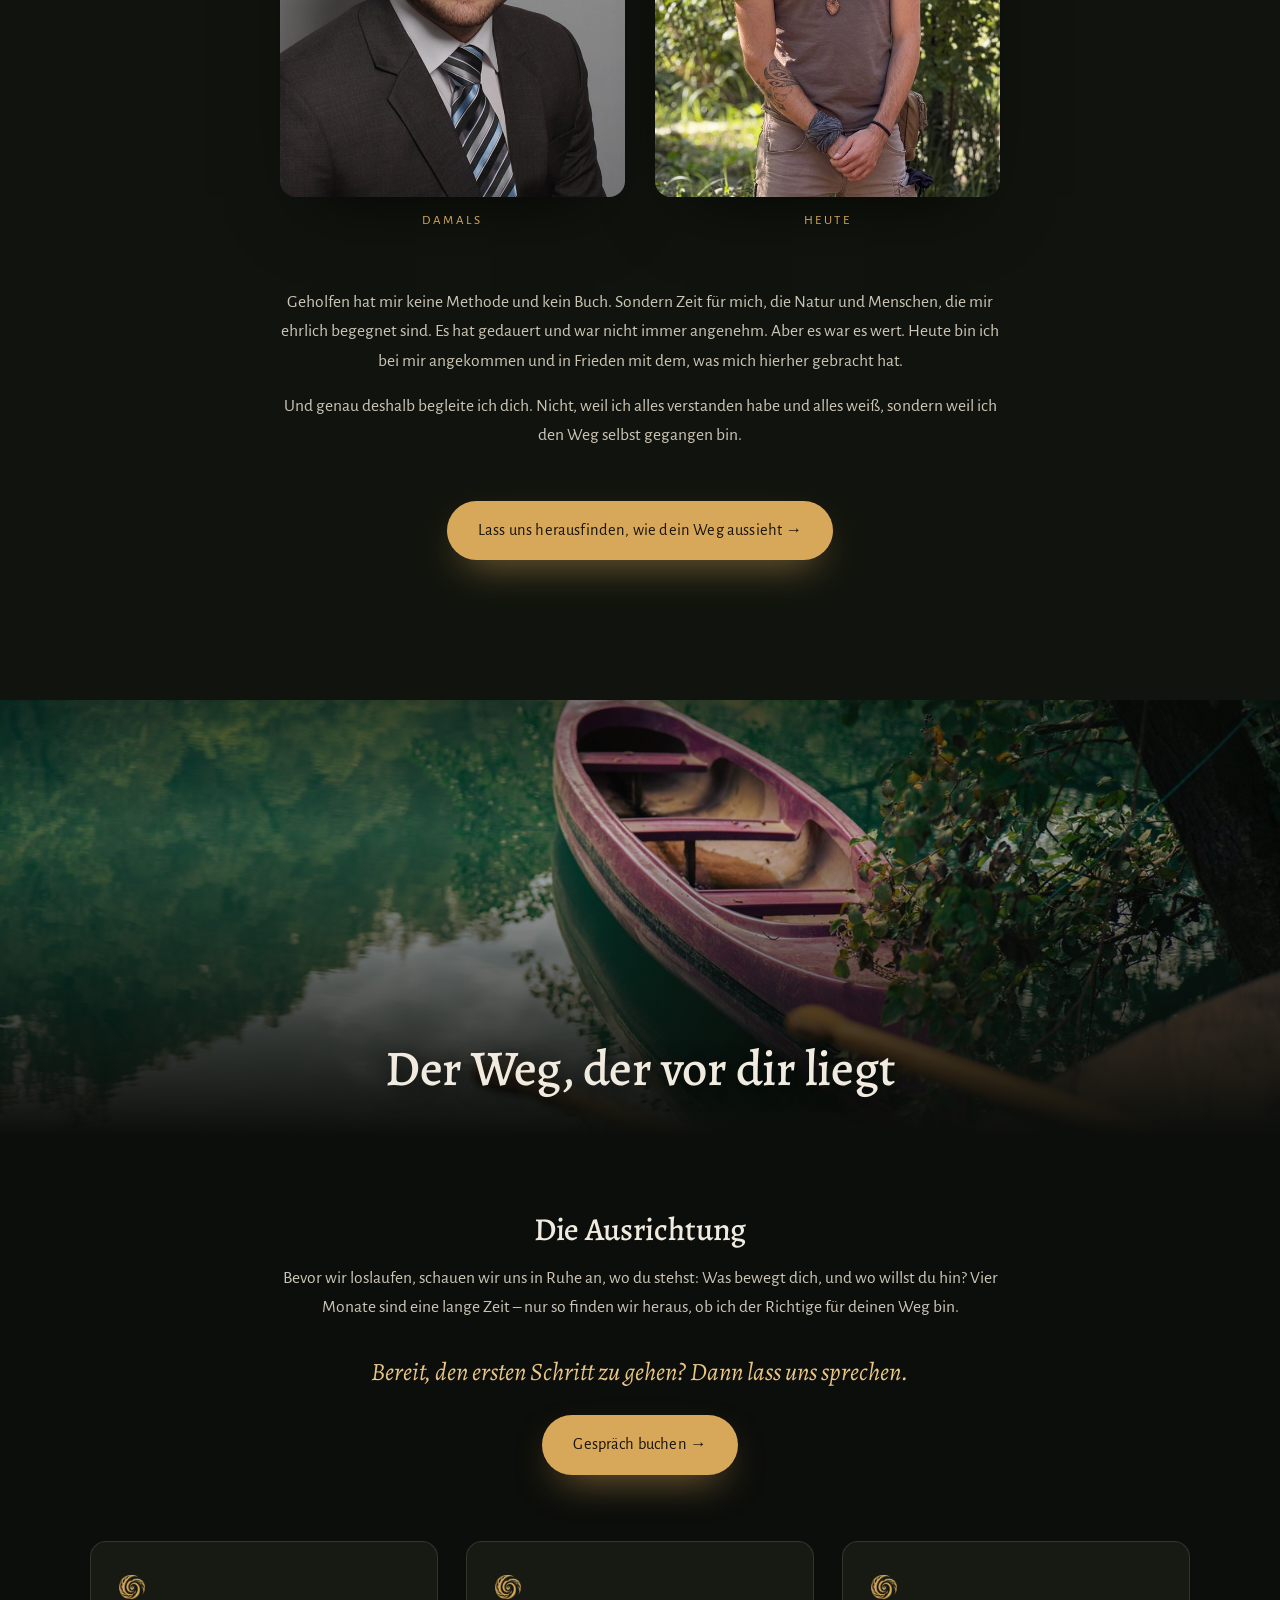
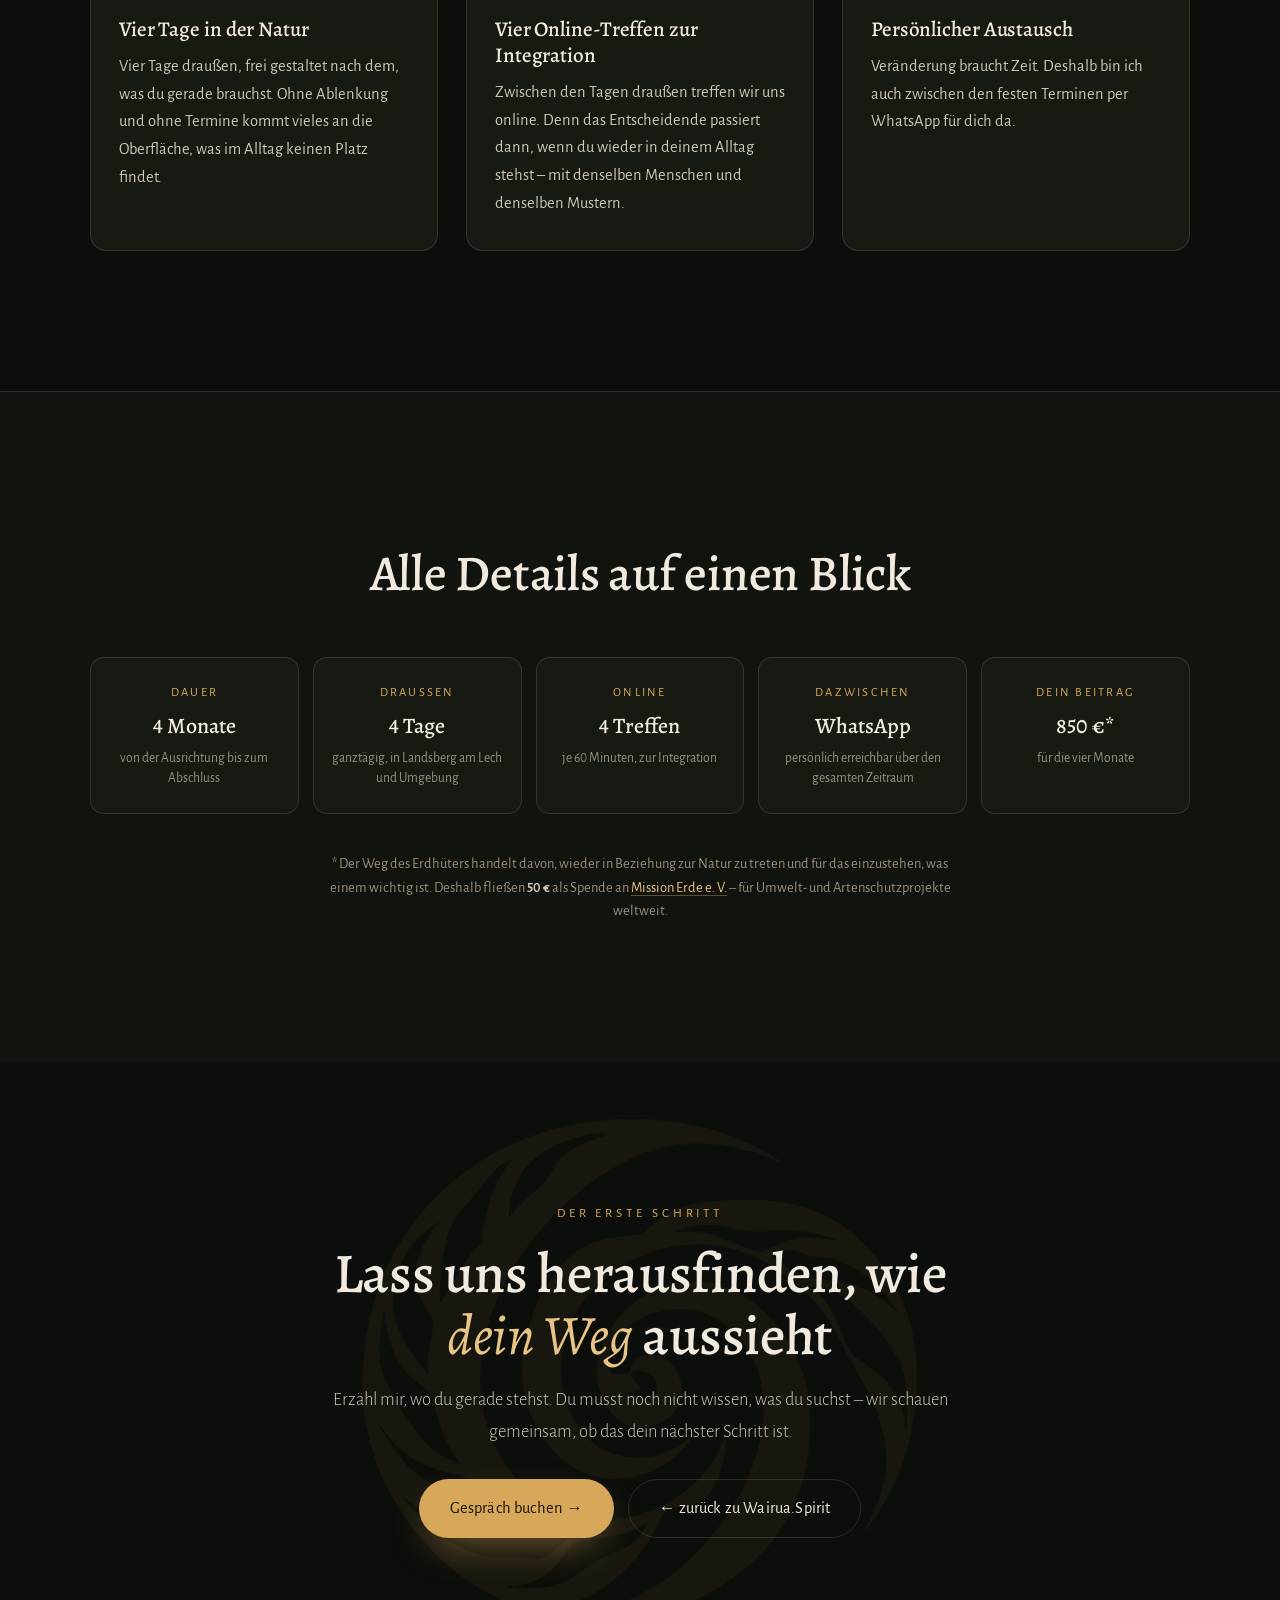
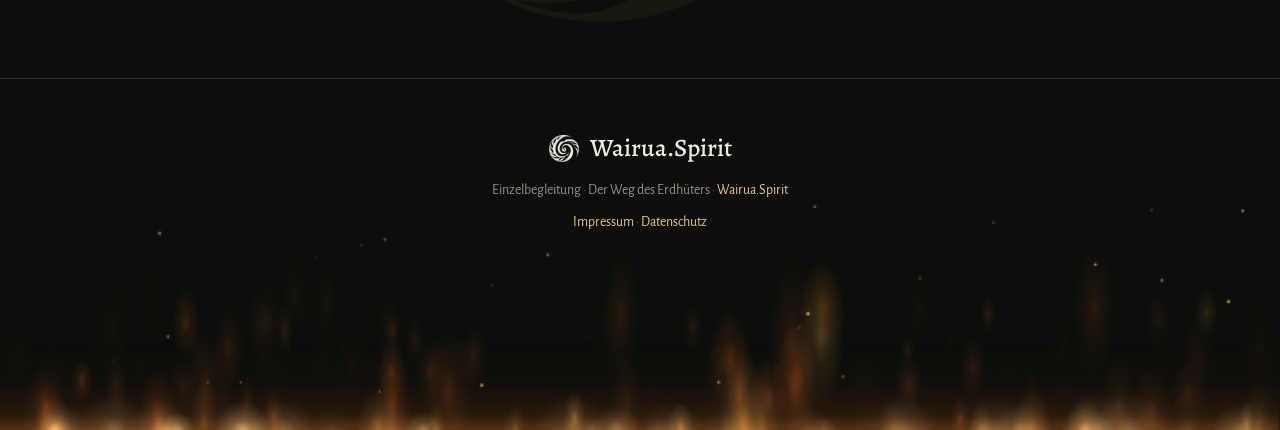
<file: begleitung.html>
<!DOCTYPE html>
<!--
  Unterseite: "Der Weg des Erdhüters" – 4-monatige Einzelbegleitung für Männer.
  Teil des wairua-Redesigns · gleiche dunkle Bildsprache · Single-File.
  Alle Abschnitte stehen: Hero, Archetyp, "Für wen", "Mein Weg", der Ablauf
  und die Eckdaten. Alle Handlungsaufrufe fuehren auf den Google-Buchungslink.
-->
<html lang="de">
<head>
<meta charset="UTF-8" />
<meta name="viewport" content="width=device-width, initial-scale=1.0" />
<script>document.documentElement.classList.add("js");</script>
<title>Der Weg des Erdhüters · Einzelbegleitung für Männer | Wairua.Spirit</title>
<meta name="description" content="Vier Monate Einzelbegleitung für Männer in Landsberg am Lech: draußen in der Natur, für ein Ende des inneren Kampfes – damit du wieder spürst, wer du bist." />
<link rel="canonical" href="https://wairua-spirit.de/begleitung.html" />

<meta property="og:type" content="article" />
<meta property="og:title" content="Der Weg des Erdhüters · Einzelbegleitung für Männer" />
<meta property="og:description" content="Vier Monate draußen in der Natur und in der Arbeit mit dir selbst – für ein Ende des inneren Kampfes." />
<meta property="og:image" content="https://wairua-spirit.de/assets/og-erdhueter-maenner.jpg" />
<meta property="og:image:secure_url" content="https://wairua-spirit.de/assets/og-erdhueter-maenner.jpg" />
<meta property="og:image:type" content="image/jpeg" />
<meta property="og:image:width" content="1200" />
<meta property="og:image:height" content="630" />
<meta property="og:image:alt" content="Geschnitzter Holzanhänger an einem Lederband, darauf: Der Weg des Erdhüters – Einzelbegleitung für Männer" />
<meta property="og:url" content="https://wairua-spirit.de/begleitung.html" />
<meta property="og:site_name" content="Wairua.Spirit" />
<meta property="og:locale" content="de_DE" />
<meta name="twitter:card" content="summary_large_image" />
<meta name="twitter:image" content="https://wairua-spirit.de/assets/og-erdhueter-maenner.jpg" />
<link rel="preload" href="assets/fonts/alegreya-500-latin.woff2" as="font" type="font/woff2" crossorigin />
<link rel="preload" href="assets/fonts/alegreya-sans-400-latin.woff2" as="font" type="font/woff2" crossorigin />
<link rel="stylesheet" href="assets/fonts.css" />
<link rel="stylesheet" href="assets/base.css" />
<link rel="icon" href="assets/favicon-32.png" sizes="32x32" type="image/png" />
<link rel="apple-touch-icon" href="assets/apple-touch-icon.png" />
<meta name="theme-color" content="#0c0e0b" />
<script src="assets/site.js" defer></script>
<style>
  /* Inhaltsseite mit schmalerem Satzspiegel als die Startseite */
  .wrap{width:min(1100px,92vw);}
  /* Zwischentitel ausgewogen umbrechen - sonst steht "Zeit" allein in der zweiten Zeile */
  .sec-head h2{text-wrap:balance;}

  /* --- Hero ------------------------------------------------------------- */
  header.hero{min-height:92svh;}
  /* Zwei Maenner von hinten, Arm in Arm; die Koepfe sitzen ganz oben im Bild,
     deshalb oben buendig. Am Handy zeigt der Ausschnitt Michael (rechts, mit
     Haarknoten) und die Hand seines Freundes auf seiner Schulter. */
  .hero-bg img{object-position:70% 0;transform:scale(1.05);animation:kb 26s ease-in-out infinite alternate;}
  /* Der Schatten kommt fast nur von links, wo der Text ueber dem Ruecken des
     linken Mannes steht - dort kraeftiger als sonst. Rechts bleibt das Foto offen,
     unten nur so viel, dass der Uebergang zum naechsten Abschnitt sitzt. */
  .hero-bg::after{content:"";position:absolute;inset:0;background:
    linear-gradient(95deg,rgba(10,12,9,.92) 0%,rgba(10,12,9,.84) 28%,rgba(10,12,9,.58) 48%,rgba(10,12,9,.22) 66%,transparent 84%),
    linear-gradient(180deg,rgba(12,14,11,.5) 0%,rgba(12,14,11,.1) 22%,rgba(12,14,11,.14) 58%,rgba(12,14,11,.72) 100%);}
  /* Vorzeile steht direkt im Bild: helleres Gold plus weicher dunkler Schein */
  .hero .eyebrow{color:var(--gold-2);text-shadow:0 2px 10px rgba(8,9,7,.95),0 0 24px rgba(8,9,7,.8);}
  /* "4-monatige Einzelbegleitung fuer Maenner" ist 40 Zeichen lang - am Handy
     enger gesetzt, damit die Vorzeile auf einer Zeile bleibt (gemessen bei
     390 px: 298 von 359 px). */
  @media(max-width:540px){ .hero .eyebrow{font-size:12px;letter-spacing:.15em;} }
  .hero .back{opacity:0;animation:rise .9s ease .1s forwards;}
  /* Ueberschrift bewusst schmal: sie bricht auf zwei Zeilen und laesst die
     rechte Bildhaelfte frei - dort stehen der zweite Mann und der Fluss. */
  .hero h1{font-size:clamp(42px,7vw,84px);font-weight:500;margin:14px 0 14px;max-width:11ch;
    opacity:0;animation:rise 1.1s ease .35s forwards;}
  /* Unterzeile und Satz: kleiner und breiter als sonst, damit der Hero nicht
     zur Textwand wird. Die Unterzeile bricht nach "Maennlichkeit" um und steht bewusst nicht in Gold. */
  .hero .claim{font-family:var(--serif);font-style:italic;font-size:clamp(22px,2.8vw,32px);
    line-height:1.25;color:var(--bone);margin:0 0 18px;max-width:32ch;text-wrap:balance;
    opacity:0;animation:rise 1.1s ease .45s forwards;}
  .hero .sub{font-family:var(--serif);font-style:italic;font-size:clamp(18px,2vw,23px);
    color:var(--bone);max-width:min(56ch,100%);line-height:1.45;
    opacity:0;animation:rise 1.1s ease .55s forwards;}
  .hero-cta{margin-top:32px;opacity:0;animation:rise 1.1s ease .75s forwards;}

  .split{display:grid;grid-template-columns:1fr 1fr;gap:clamp(34px,5vw,72px);align-items:center;}
  .split .visual{position:relative;border-radius:18px;overflow:hidden;aspect-ratio:4/5;box-shadow:var(--shadow);}
  .split .visual img{width:100%;height:100%;object-fit:cover;}
  .split .visual .koru{position:absolute;right:18px;bottom:18px;width:50px;height:50px;color:var(--gold);opacity:.85;}
  .split h2{font-size:clamp(28px,4.1vw,47px);font-weight:500;margin:16px 0 20px;}
  .split h2 em{color:var(--gold-2);}
  .split p{color:var(--bone-dim);font-size:17.5px;margin-bottom:16px;}

  .sec-head{max-width:640px;margin:0 auto 56px;text-align:center;}
  .sec-head h2{font-size:clamp(30px,4.6vw,50px);font-weight:500;margin:14px 0 16px;}

  .forwhom{background:var(--bg2);}
  .forwhom .inner{max-width:760px;margin:0 auto;text-align:center;}
  .forwhom p{color:var(--bone-dim);font-size:17.5px;max-width:640px;margin-inline:auto;}
  .forwhom ul,.koru-list{list-style:none;display:flex;flex-direction:column;gap:14px;margin-top:30px;text-align:left;max-width:600px;margin-inline:auto;}
  .forwhom li,.koru-list li{display:flex;gap:14px;align-items:flex-start;font-size:17.5px;color:var(--bone-dim);}
  .forwhom li .koru,.koru-list li .koru{flex:none;width:20px;height:20px;color:var(--gold);margin-top:5px;}

  /* Die Liste "wenn du ..." ist der Moment, in dem sich jemand wiedererkennt.
     Deshalb steht sie auf einer eigenen Flaeche, groesser und heller als der
     Fliesstext ringsum, mit mehr Luft zwischen den Punkten. */
  /* Zwei Kaesten nebeneinander: was passt und was nicht. Der Gegen-Kasten
     steht bewusst ruhiger - er soll abgrenzen, nicht abschrecken. */
  .wenn-paar{display:grid;grid-template-columns:1fr 1fr;gap:clamp(18px,2.4vw,28px);
    max-width:1000px;margin:clamp(38px,5vw,54px) auto 0;}
  .wenn-paar .wenn{margin:0;max-width:none;}
  .wenn.nicht{background:transparent;box-shadow:none;}
  .wenn.nicht > p{color:var(--bone-dim);}
  .wenn.nicht li{color:var(--muted);}
  /* Statt der Koru ein kurzer Strich - macht sichtbar, dass hier nichts
     zusammenkommt, ohne ein Verbotszeichen zu setzen. */
  .wenn.nicht .strich{flex:none;width:16px;height:1px;margin-top:14px;
    background:var(--muted);opacity:.8;}

  /* Stimmen: dieselbe helle Karte wie auf der Startseite, hier fest */
  .stimmen-paar{display:grid;grid-template-columns:repeat(auto-fit,minmax(290px,1fr));
    gap:clamp(18px,2.4vw,26px);max-width:1100px;margin:clamp(46px,6vw,74px) auto 0;}
  .stimme{margin:0;background:linear-gradient(180deg,#f7f2e9 0%,#ebe3d4 100%);
    border-radius:16px;padding:clamp(26px,3vw,34px) clamp(22px,2.6vw,30px);
    box-shadow:0 30px 66px -34px rgba(0,0,0,.9);display:flex;flex-direction:column;}
  .stimme blockquote{margin:0 0 20px;font-family:var(--serif);font-style:italic;
    font-size:clamp(17.5px,1.9vw,20px);line-height:1.45;color:#241f18;flex:1;}
  .stimme blockquote::before{content:"„";display:block;font-family:var(--serif);
    font-size:52px;line-height:.5;color:#c08a3c;opacity:.6;margin-bottom:14px;}
  .stimme figcaption{display:flex;align-items:center;min-height:46px;gap:13px;font-size:14px;
    letter-spacing:.04em;color:#665e4e;}
  .stimme figcaption img{width:46px;height:46px;flex:none;border-radius:50%;
    object-fit:cover;box-shadow:0 7px 18px -9px rgba(0,0,0,.6);}
  .stimme figcaption b{color:#7a5116;font-weight:700;}

  @media(max-width:820px){
    .wenn-paar,.stimmen-paar{grid-template-columns:1fr;}
  }
  .forwhom .wenn{max-width:720px;margin:clamp(38px,5vw,54px) auto 0;
    background:var(--panel);border:1px solid var(--line);border-radius:18px;
    padding:clamp(30px,4vw,44px) clamp(24px,3.4vw,44px);box-shadow:var(--shadow);}
  .forwhom .wenn > p{font-family:var(--serif);font-size:clamp(21px,2.5vw,27px);
    color:var(--bone);max-width:none;margin-bottom:6px;}
  .forwhom .wenn ul{gap:18px;margin-top:24px;max-width:none;}
  .forwhom .wenn li{font-size:clamp(17px,1.9vw,19.5px);color:var(--bone);line-height:1.6;}
  .forwhom .wenn li .koru{width:22px;height:22px;margin-top:6px;}

  .forwhom h2{font-size:clamp(28px,4.2vw,47px);font-weight:500;margin:14px 0 24px;}
  .forwhom h2 em{color:var(--gold-2);}

  .textblock{max-width:720px;margin:0 auto;text-align:center;}
  .textblock p{color:var(--bone-dim);font-size:17.5px;margin-bottom:16px;}
  .textblock p:last-child{margin-bottom:0;}
  .koru-list{margin-bottom:26px;}

  /* Die Namensgebung steht fuer sich: der Moment, in dem der Archetyp
     seinen Namen bekommt. */
  .nenne{max-width:760px;margin:clamp(26px,3.2vw,36px) auto 0;text-align:center;
    font-family:var(--serif);font-style:italic;font-size:clamp(20px,2.4vw,26px);
    line-height:1.4;color:var(--gold-2);}

  /* --- Die drei "Jemanden"-Zeilen: im Fliesstext-Schnitt ---------------- */
  .jemand{max-width:700px;margin:clamp(30px,3.6vw,40px) auto 0;text-align:center;}
  .jemand p{font-size:17.5px;line-height:1.68;color:var(--bone-dim);}
  .jemand p + p{margin-top:14px;}
  /* Drei Saetze, die das Gefuehl benennen - kursiv und heller als der Fliesstext,
     damit sie als eigene Zeilen stehen und nicht als weiterer Absatz. */
  .anzeichen{max-width:640px;margin:clamp(26px,3.2vw,36px) auto;text-align:center;}
  .anzeichen p{font-family:var(--serif);font-style:italic;font-size:clamp(19px,2vw,22px);line-height:1.45;color:var(--bone);text-wrap:balance;}
  .anzeichen p + p{margin-top:12px;}

  /* --- Wofuer der Erdhueter steht: eine Zeile aus Haltungen ------------- */
  .werte{margin-top:clamp(30px,4vw,44px);text-align:center;}
  .werte .liste{display:flex;flex-wrap:wrap;justify-content:center;align-items:center;
    margin-top:22px;font-family:var(--serif);font-size:clamp(20px,2.3vw,26px);color:var(--bone);}
  .werte .liste span{position:relative;padding:6px clamp(12px,1.5vw,20px);}
  /* Der Trennpunkt haengt HINTEN am Wort, nicht vorne am naechsten: sonst
     beginnt eine umgebrochene Zeile mit einem einzelnen Punkt. */
  .werte .liste span:not(:last-child)::after{content:"";position:absolute;right:-3px;top:50%;
    width:5px;height:5px;margin-top:-2px;border-radius:50%;background:var(--gold);opacity:.85;}

  /* --- Bildband ueber "Der Weg, der vor dir liegt" ---------------------- */
  #ablauf{padding-top:0;}
  .weg-kopf{position:relative;margin-bottom:clamp(46px,6vw,74px);}
  .weg-kopf img{display:block;width:100%;height:clamp(260px,34vw,440px);object-fit:cover;
    object-position:center 62%;}
  /* Laeuft nach unten in die Abschnittsfarbe aus, damit keine Kante entsteht */
  .weg-kopf::after{content:"";position:absolute;inset:0;background:linear-gradient(180deg,
    rgba(10,12,9,.55) 0%,rgba(10,12,9,.22) 30%,rgba(10,12,9,.72) 74%,var(--bg) 100%);}
  .weg-kopf .wrap{position:absolute;left:50%;bottom:clamp(20px,3.4vw,40px);
    transform:translateX(-50%);z-index:2;text-align:center;}
  .weg-kopf h2{font-size:clamp(30px,4.6vw,50px);font-weight:500;
    text-shadow:0 3px 22px rgba(0,0,0,.85);}

  /* --- Damals und heute ------------------------------------------------- */
  .wegbilder{display:grid;grid-template-columns:1fr 1fr;gap:clamp(14px,2.4vw,32px);
    max-width:720px;margin:clamp(38px,5vw,56px) auto;}
  .wegbilder figure{margin:0;}
  /* height:auto ist Pflicht - sonst gewinnt die height-Angabe im <img> und
     aspect-ratio wird ignoriert (die Kacheln waren 800 px hoch). */
  .wegbilder img{width:100%;height:auto;aspect-ratio:4/5;object-fit:cover;border-radius:16px;box-shadow:var(--shadow);}
  .wegbilder figcaption{margin-top:13px;text-align:center;font-size:13px;letter-spacing:.2em;
    text-transform:uppercase;color:var(--gold);}

  /* --- Der Weg: erst die Ausrichtung, dann die drei Bausteine ----------- */
  .ausrichtung{max-width:740px;margin:0 auto clamp(44px,5.5vw,66px);text-align:center;}
  .ausrichtung h3{font-family:var(--serif);font-size:clamp(24px,3vw,32px);font-weight:500;
    margin-bottom:16px;line-height:1.2;}
  .ausrichtung p{color:var(--bone-dim);font-size:17.5px;}
  .ausrichtung .frage{font-family:var(--serif);font-style:italic;color:var(--gold-2);
    font-size:clamp(19px,2.3vw,25px);margin:28px 0 22px;}

  /* Gleiche Kachelhoehe: der mittlere Text ist doppelt so lang wie die anderen,
     unterschiedlich hohe Karten wirkten daneben unruhig. */
  .etappen{display:grid;grid-template-columns:repeat(3,1fr);gap:clamp(18px,2.6vw,28px);}
  .etappe{background:var(--panel);border:1px solid var(--line);border-radius:16px;
    padding:clamp(26px,3vw,32px) clamp(22px,2.4vw,28px);
    transition:transform .4s var(--ease-out),border-color .4s;}
  .etappe:hover{transform:translateY(-4px);border-color:rgba(216,168,90,.4);}
  .etappe .koru{display:block;width:26px;height:26px;color:var(--gold);margin-bottom:16px;}
  .etappe h3{font-size:21px;font-weight:500;line-height:1.25;margin-bottom:11px;}
  .etappe p{font-size:16.5px;color:var(--bone-dim);}
  .etappe p + p{margin-top:12px;}
  @media(max-width:900px){ .etappen{grid-template-columns:1fr;} }

  /* Fussnote zur Spende - leiser als der Rest, aber lesbar */
  .fussnote{max-width:640px;margin:clamp(28px,3.4vw,38px) auto 0;text-align:center;
    font-size:14.5px;line-height:1.65;color:var(--muted);}
  .fussnote b{color:var(--bone-dim);font-weight:700;}
  .fussnote a{color:var(--gold-2);border-bottom:1px solid rgba(216,168,90,.4);transition:border-color .3s;}
  .fussnote a:hover{border-color:var(--gold-2);}

  /* Fakten-Kacheln: fuenf kompakte, zentrierte - Rest kommt aus base.css */
  .details-grid{grid-template-columns:repeat(auto-fit,minmax(190px,1fr));gap:14px;margin-top:clamp(30px,4vw,44px);}
  .detail{border-radius:14px;padding:24px 18px;text-align:center;}
  .detail .k{font-size:12.5px;letter-spacing:.18em;margin-bottom:10px;}
  .detail .v{font-size:clamp(19px,1.9vw,22px);color:var(--bone);line-height:1.25;}
  .detail .v small{font-size:13.5px;color:var(--muted);margin-top:8px;}

  /* Ablauf in drei Schritten */
  .ablauf{display:grid;grid-template-columns:repeat(3,1fr);gap:clamp(20px,3vw,34px);max-width:900px;margin-inline:auto;}
  .schritt .nr{font-family:var(--serif);font-weight:500;font-size:32px;color:var(--gold);line-height:1;margin-bottom:10px;}
  .schritt h3{font-size:20px;font-weight:500;margin-bottom:9px;}
  .schritt p{font-size:16.5px;color:var(--bone-dim);}
  @media(max-width:900px){ .ablauf{grid-template-columns:1fr;} }

  .cta-final{position:relative;text-align:center;overflow:hidden;}
  .cta-final .koru-wm{position:absolute;top:50%;left:50%;width:min(78vw,560px);height:min(78vw,560px);transform:translate(-50%,-50%);color:var(--gold);opacity:.06;animation:spin 140s linear infinite;}
  .cta-final .inner{position:relative;z-index:2;max-width:640px;margin:0 auto;}
  .cta-final h2{font-size:clamp(30px,5vw,56px);font-weight:500;margin:18px 0 18px;}
  .cta-final h2 em{color:var(--gold-2);}
  .cta-final p{color:var(--bone-dim);font-size:18.5px;font-weight:300;margin-bottom:32px;}

  @media(max-width:900px){
    .split{grid-template-columns:1fr;}
    .split .visual{order:-1;aspect-ratio:4/4;max-height:60vh;}
    /* Gegenueberstellung untereinander - der Erdhueter-Satz eingerueckt,
       damit die Zuordnung ohne zwei Spalten erhalten bleibt. */
    .gegen .paar{grid-template-columns:1fr;gap:10px;}
    .gegen .andere{text-align:left;}
    .gegen .huter{padding-left:18px;border-left:1px solid rgba(216,168,90,.4);}
    /* Am Handy nimmt der Text die volle Breite ein - der Schleier kommt
       deshalb von unten statt von links. Oben bleiben Kopf und Schulter
       frei, ab der Mitte traegt der Grund die Schrift. */
    .hero-bg::after{background:linear-gradient(180deg,
      rgba(12,14,11,.42) 0%,rgba(12,14,11,.06) 14%,rgba(12,14,11,.12) 24%,
      rgba(12,14,11,.78) 38%,rgba(12,14,11,.9) 60%,rgba(12,14,11,.96) 100%);}
    .hero h1{max-width:none;}
  }
</style>
<script type="application/ld+json">
{
  "@context": "https://schema.org",
  "@type": "Service",
  "serviceType": "Einzelbegleitung in der Natur (Naturcoaching)",
  "name": "Der Weg des Erdhüters – 4-monatige Einzelbegleitung für Männer",
  "description": "Vier Monate Einzelbegleitung für Männer, draußen in der Natur und in der Arbeit mit sich selbst, für ein Ende des inneren Kampfes.",
  "audience": { "@type": "PeopleAudience", "suggestedGender": "male" },
  "provider": { "@type": "Person", "name": "Michael Storz", "url": "https://wairua-spirit.de" },
  "areaServed": "Bayern",
  "url": "https://wairua-spirit.de/begleitung.html"
}
</script>
</head>
<body>
  <div class="grain"></div>


  <nav id="nav">
    <a href="index.html" class="brand"><img class="brand-logo" src="assets/logo-cream.png" alt="" width="160" height="145" />Wairua.Spirit</a>
    <div class="links">
      <a href="index.html">Startseite</a>
      <a href="https://calendar.google.com/calendar/u/0/appointments/schedules/AcZssZ2i0Vx8xFoRCatp5ziVwaZX3h1qlk818U7wEY_MlVofft-BHb06Cm6aDspk8QOPUvIlA_4ARGyz?gv=true" target="_blank" rel="noopener" class="cta">Gespräch buchen</a>
    </div>
    <button class="burger" id="burger" aria-label="Menü öffnen" aria-expanded="false" aria-controls="mobileMenu"><span></span><span></span><span></span></button>
  </nav>
  <div class="mobile-menu" id="mobileMenu" inert>
    <a href="index.html">Startseite</a>
    <a href="#worum">Der Erdhüter</a>
    <a href="#fuer-dich">Für wen</a>
    <a href="#mein-weg">Mein Weg</a>
    <a href="#ablauf">Der Weg</a>
    <a href="#rahmen">Details</a>
    <a href="#kontakt">Lass uns sprechen</a>
  </div>

  <header class="hero">
    <div class="hero-bg"><img src="assets/erdhueter-header-fluss.jpg" srcset="assets/erdhueter-header-fluss-900.jpg 900w, assets/erdhueter-header-fluss.jpg 1600w" sizes="100vw" width="1600" height="1067" fetchpriority="high" alt="Michael und ein Freund von hinten, Arm in Arm, mit Blick über einen Fluss auf eine Brücke im Wald" /></div>
    <div class="wrap hero-inner">
      <a href="index.html" class="back">← zurück zu Wairua.Spirit</a>
      <div class="eyebrow">4-monatige Einzelbegleitung für Männer</div>
      <h1>Der Weg des <em>Erdhüters</em></h1>
      <p class="claim">Die Zeit ist reif für eine neue Männlichkeit und ein Ende des inneren Kampfes.</p>
      <div class="sub">
        <p>Vier Monate sind wir gemeinsam unterwegs – draußen in der Natur und in der Arbeit mit dir selbst, damit du wieder spürst, wer du als Mann eigentlich bist.</p>
      </div>
      <div class="hero-cta">
        <a href="#worum" class="btn btn-primary">Erfahre mehr →</a>
      </div>
    </div>
  </header>

  <section id="worum" style="background:var(--bg2);">
    <div class="wrap">
      <div class="sec-head reveal">
        <h2>Ein neuer <em>Archetyp</em> für unsere Zeit</h2>
      </div>
      <div class="textblock reveal d1">
        <p>Die meisten von uns Männern haben gelernt, zu funktionieren: stark zu sein, zu leisten, voranzukommen und dabei möglichst wenig zu spüren. Dass uns dabei die Verbindung zu uns selbst, zu anderen und zu dem, was uns umgibt, verloren geht, merken wir oft erst spät.</p>
        <p>Vieles, was in unserer Welt gerade schiefläuft, entspringt dem Glauben, kämpfen zu müssen. Konkurrenzdenken und ein ego-gesteuertes Verhalten sind Ausdruck eines alten Männlichkeitsbildes.</p>
        <p>Brauchen wir wirklich noch mehr Stärke, Tempo und Wissen? Oder vielmehr einen neuen Archetypen als Leitbild für gesunde, integrierte Männlichkeit?</p>
      </div>

      <p class="nenne reveal d2">Ich nenne ihn den Erdhüter.</p>

      <div class="jemand reveal d2">
        <p>Einen Mann, der den Kampf gegen sich selbst beendet und damit auch gegen andere.</p>
        <p>Einen Mann, der wieder in Beziehung tritt: mit sich, mit anderen Menschen und mit der Natur.</p>
        <p>Und einen Mann, der seinen Platz in der Welt kennt, Verantwortung übernimmt für das, was ihm wichtig ist, und nach Werten lebt, die unsere Welt mehr denn je braucht:</p>
      </div>

      <div class="werte reveal d2">
        <div class="liste">
          <span>Verbundenheit</span><span>Präsenz</span><span>Demut</span><span>Klarheit</span><span>Integrität</span><span>Kooperation</span>
        </div>
      </div>

    </div>
  </section>
  <section class="forwhom" id="fuer-dich" style="background:var(--bg);">
    <div class="wrap inner">
      <h2 class="reveal">Wenn <em>eigentlich</em> alles okay ist</h2>
      <div class="textblock reveal d1">
        <p>Deine Arbeit läuft, die Beziehung ist in Ordnung, und wenn dich jemand fragt, sagst du gut – und meinst es nicht einmal falsch. Trotzdem gibt es Momente, in denen du dich fragst, ob es das wirklich ist.</p>
        <p>Du kennst deine Muster, hast Bücher gelesen und viel an dir gearbeitet. Du kannst genau erklären, warum du bist, wie du bist. Nur ändert das erstaunlich wenig daran, wie sich dein Leben anfühlt.</p>
      </div>
      <div class="anzeichen reveal d2">
        <p>Eine innere Müdigkeit und Leere.</p>
        <p>Das Gefühl, nur noch etwas mehr an dir arbeiten zu müssen, um endlich anzukommen.</p>
        <p>Ein innerer Kampf, der sich nach Stärke anfühlt und in Wahrheit nur Kraft kostet.</p>
      </div>
      <div class="textblock reveal d3">
        <p>Vielleicht ahnst du längst, dass du nicht noch eine Methode brauchst, um dich zu verstehen, sondern eine andere Art, als Mann in der Welt zu stehen.</p>
      </div>
    </div>

    <div class="wrap">
      <div class="wenn-paar stagger">
        <div class="wenn">
          <p>Diese Begleitung ist etwas für dich, wenn du …</p>
          <ul>
            <li><span class="koru"></span><span>spürst, dass du dein Leben eher verwaltest als lebst.</span></li>
            <li><span class="koru"></span><span>viel über dich weißt und trotzdem im Alltag in denselben Mustern landest.</span></li>
            <li><span class="koru"></span><span>dich nach echter Verbindung sehnst – zu dir, zu anderen, zur Natur.</span></li>
            <li><span class="koru"></span><span>merkst, dass du kämpfst und damit einfach nicht weiterkommst.</span></li>
            <li><span class="koru"></span><span>das Gefühl hast, dass es dir gut geht und trotzdem etwas fehlt.</span></li>
          </ul>
        </div>
        <div class="wenn nicht">
          <p>Und nichts für dich, wenn du …</p>
          <ul>
            <li><span class="strich" aria-hidden="true"></span><span>eine schnelle Lösung suchst und in vier Monaten „fertig" sein willst.</span></li>
            <li><span class="strich" aria-hidden="true"></span><span>erwartest, dass ich dir sage, wie dein Leben auszusehen hat.</span></li>
            <li><span class="strich" aria-hidden="true"></span><span>lieber über Veränderung sprichst, als sie tatsächlich zu leben.</span></li>
            <li><span class="strich" aria-hidden="true"></span><span>nur an schönen Tagen rausgehen willst – wir sind draußen, auch wenn es regnet.</span></li>
            <li><span class="strich" aria-hidden="true"></span><span>dir die Zeit dafür eigentlich nicht nehmen kannst oder willst.</span></li>
          </ul>
        </div>
      </div>

      <div class="stimmen-paar stagger">
        <figure class="stimme">
          <blockquote>Mit Michael in der Natur unterwegs zu sein, ist jedes Mal eine Bereicherung. Er verbindet Feingefühl und Achtsamkeit mit einer klaren, kraftvollen Präsenz – und schafft Räume für Leichtigkeit, Vertrauen und echtes Wachstum. Seine Arbeit ist eine Einladung, die Natur und sich selbst tiefer zu entdecken.</blockquote>
          <figcaption>
            <img src="assets/stimme-ingmar.jpg" width="200" height="200" loading="lazy" alt="Ingmar Gröhn" />
            <span><b>Ingmar Gröhn</b> · Gründer, Wildnisschule Naturgefühl</span>
          </figcaption>
        </figure>
        <figure class="stimme">
          <blockquote>Michael hat die Fähigkeit, auf die leisen Töne zu lauschen – im Innen und im Außen – und dadurch so eine Präsenz zu schaffen, die dir in jedem Moment eine unbeschreibliche Sicherheit und Wertschätzung bietet. Seine feine spürige Art durchs Leben und die Natur zu gehen, inspiriert mich immer wieder aufs Neue. Ich bin über jeden Schritt dankbar, den wir gemeinsam gehen dürfen und ihn als Wegbegleiter zu wissen. Als nahestehenden Freund und als Naturmentor.</blockquote>
          <figcaption>
            <img src="assets/stimme-fabienne.jpg" width="200" height="200" loading="lazy" alt="Fabienne Mäutner" />
            <span><b>Fabienne Mäutner</b> · Wildnispädagogin</span>
          </figcaption>
        </figure>
        <figure class="stimme">
          <blockquote>Die Begegnungen mit den Männern haben mir gezeigt, wie viel Kraft im Miteinander liegt, wenn wir uns erlauben, echt zu sein. Es waren Tage voller Tiefe, Freude, Heilung und Verbundenheit – Tage, an die ich mich mein ganzes Leben erinnern werde.</blockquote>
          <figcaption>
            <span><b>Teilnehmer</b> · Männer-Retreat 2025</span>
          </figcaption>
        </figure>
      </div>
    </div>
  </section>

  <section id="mein-weg" style="background:var(--bg2);border-top:1px solid var(--line);">
    <div class="wrap">
      <div class="sec-head reveal">
        <h2>Ich habe lange <em>genau so</em> gelebt.</h2>
      </div>
      <div class="textblock reveal d1">
        <p>Von außen ein gutes, erfolgreiches Leben als Projektmanager – und hätte mich damals jemand gefragt, hätte ich es auch so beschrieben.</p>
        <p>Nur habe ich mich verstellt, meistens ohne es zu merken. Ich wusste genau, wer ich in welchem Raum zu sein hatte. Verloren ging dabei die Verbindung zu mir selbst – meine Beziehungen blieben an der Oberfläche. Und je mehr ich erreicht habe, umso größer wurde die Leere in mir.</p>
      </div>

      <div class="wegbilder stagger">
        <figure>
          <img src="assets/weg-damals.jpg" width="640" height="800" loading="lazy" alt="Michael im Anzug vor grauem Hintergrund, Bewerbungsfoto" />
          <figcaption>Damals</figcaption>
        </figure>
        <figure>
          <img src="assets/weg-heute.jpg" width="640" height="800" loading="lazy" alt="Michael heute, draußen im Grünen, mit dem geschnitzten Anhänger" />
          <figcaption>Heute</figcaption>
        </figure>
      </div>

      <div class="textblock reveal d1">
        <p>Geholfen hat mir keine Methode und kein Buch. Sondern Zeit für mich, die Natur und Menschen, die mir ehrlich begegnet sind. Es hat gedauert und war nicht immer angenehm. Aber es war es wert. Heute bin ich bei mir angekommen und in Frieden mit dem, was mich hierher gebracht hat.</p>
        <p>Und genau deshalb begleite ich dich. Nicht, weil ich alles verstanden habe und alles weiß, sondern weil ich den Weg selbst gegangen bin.</p>
      </div>

      <div class="reveal d2" style="text-align:center;margin-top:clamp(36px,4.5vw,50px);">
        <a href="#kontakt" class="btn btn-primary">Lass uns herausfinden, wie dein Weg aussieht →</a>
      </div>
    </div>
  </section>

  <section id="ablauf">
    <div class="weg-kopf">
      <img src="assets/der-weg.jpg" srcset="assets/der-weg-900.jpg 900w, assets/der-weg.jpg 1600w" sizes="100vw" width="1600" height="1067" loading="lazy" alt="Kanu am Ufer eines stillen, grün gespiegelten Sees" />
      <div class="wrap"><h2 class="reveal">Der Weg, der vor dir liegt</h2></div>
    </div>
    <div class="wrap">

      <div class="ausrichtung reveal d1">
        <h3>Die Ausrichtung</h3>
        <p>Bevor wir loslaufen, schauen wir uns in Ruhe an, wo du stehst: Was bewegt dich, und wo willst du hin? Vier Monate sind eine lange Zeit – nur so finden wir heraus, ob ich der Richtige für deinen Weg bin.</p>
        <p class="frage">Bereit, den ersten Schritt zu gehen? Dann lass uns sprechen.</p>
        <a href="https://calendar.google.com/calendar/u/0/appointments/schedules/AcZssZ2i0Vx8xFoRCatp5ziVwaZX3h1qlk818U7wEY_MlVofft-BHb06Cm6aDspk8QOPUvIlA_4ARGyz?gv=true" target="_blank" rel="noopener" class="btn btn-primary">Gespräch buchen →</a>
      </div>

      <div class="etappen stagger">
        <div class="etappe">
          <span class="koru" aria-hidden="true"></span>
          <h3>Vier Tage in der Natur</h3>
          <p>Vier Tage draußen, frei gestaltet nach dem, was du gerade brauchst. Ohne Ablenkung und ohne Termine kommt vieles an die Oberfläche, was im Alltag keinen Platz findet.</p>
        </div>
        <div class="etappe">
          <span class="koru" aria-hidden="true"></span>
          <h3>Vier Online-Treffen zur Integration</h3>
          <p>Zwischen den Tagen draußen treffen wir uns online. Denn das Entscheidende passiert dann, wenn du wieder in deinem Alltag stehst – mit denselben Menschen und denselben Mustern.</p>
        </div>
        <div class="etappe">
          <span class="koru" aria-hidden="true"></span>
          <h3>Persönlicher Austausch</h3>
          <p>Veränderung braucht Zeit. Deshalb bin ich auch zwischen den festen Terminen per WhatsApp für dich da.</p>
        </div>
      </div>
    </div>
  </section>

  <section id="rahmen" style="background:var(--bg2);border-top:1px solid var(--line);">
    <div class="wrap">
      <div class="sec-head reveal">
        <h2>Alle Details auf einen Blick</h2>
      </div>
      <div class="details-grid stagger">
        <div class="detail"><div class="k">Dauer</div><div class="v">4 Monate<small>von der Ausrichtung bis zum Abschluss</small></div></div>
        <div class="detail"><div class="k">Draußen</div><div class="v">4 Tage<small>ganztägig, in Landsberg am Lech und Umgebung</small></div></div>
        <div class="detail"><div class="k">Online</div><div class="v">4 Treffen<small>je 60 Minuten, zur Integration</small></div></div>
        <div class="detail"><div class="k">Dazwischen</div><div class="v">WhatsApp<small>persönlich erreichbar über den gesamten Zeitraum</small></div></div>
        <div class="detail"><div class="k">Dein Beitrag</div><div class="v">850 €*<small>für die vier Monate</small></div></div>
      </div>
      <p class="fussnote reveal d2">* Der Weg des Erdhüters handelt davon, wieder in Beziehung zur Natur zu treten und für das einzustehen, was einem wichtig ist. Deshalb fließen <b>50 €</b> als Spende an <a href="https://missionerde.de/" target="_blank" rel="noopener">Mission Erde e.&nbsp;V.</a> – für Umwelt- und Artenschutzprojekte weltweit.</p>
    </div>
  </section>

  <section class="cta-final glut" id="kontakt">
    <span class="koru koru-wm"></span>
    <div class="wrap inner">
      <div class="eyebrow reveal">Der erste Schritt</div>
      <h2 class="reveal d1">Lass uns herausfinden, wie <em>dein Weg</em> aussieht</h2>
      <p class="reveal d2">Erzähl mir, wo du gerade stehst. Du musst noch nicht wissen, was du suchst – wir schauen gemeinsam, ob das dein nächster Schritt ist.</p>
      <div class="hero-cta reveal d2" style="justify-content:center;display:flex;gap:14px;flex-wrap:wrap;">
        <a href="https://calendar.google.com/calendar/u/0/appointments/schedules/AcZssZ2i0Vx8xFoRCatp5ziVwaZX3h1qlk818U7wEY_MlVofft-BHb06Cm6aDspk8QOPUvIlA_4ARGyz?gv=true" target="_blank" rel="noopener" class="btn btn-primary">Gespräch buchen →</a>
        <a href="index.html" class="btn btn-ghost">← zurück zu Wairua.Spirit</a>
      </div>
    </div>
  </section>

  <footer>
    <div class="wrap">
      <div class="brand"><img class="brand-logo" src="assets/logo-cream.png" alt="" width="160" height="145" loading="lazy" />Wairua.Spirit</div>
      <p>Einzelbegleitung · Der Weg des Erdhüters · <a href="index.html">Wairua.Spirit</a></p>
      <p style="margin-top:8px;"><a href="impressum.html">Impressum</a> · <a href="datenschutz.html">Datenschutz</a></p>
    </div>
  </footer>

</body>
</html>
</file>
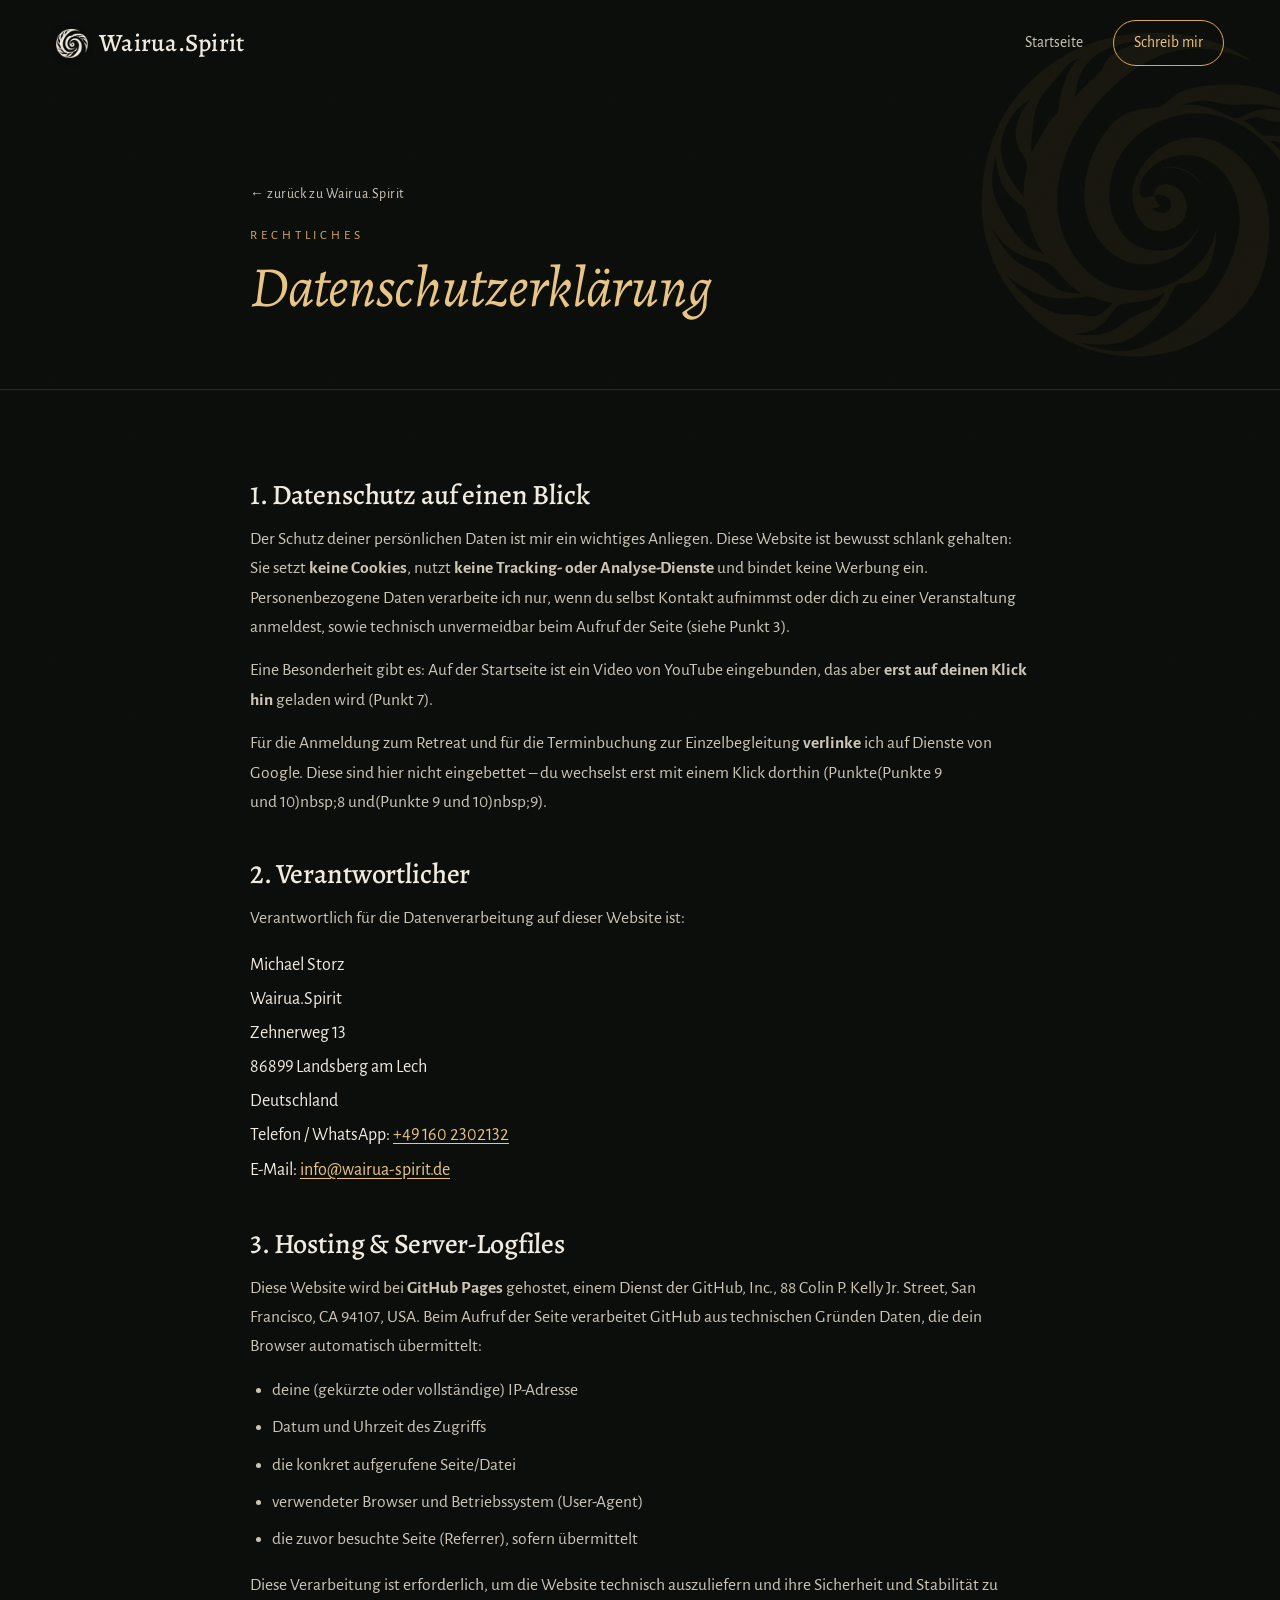
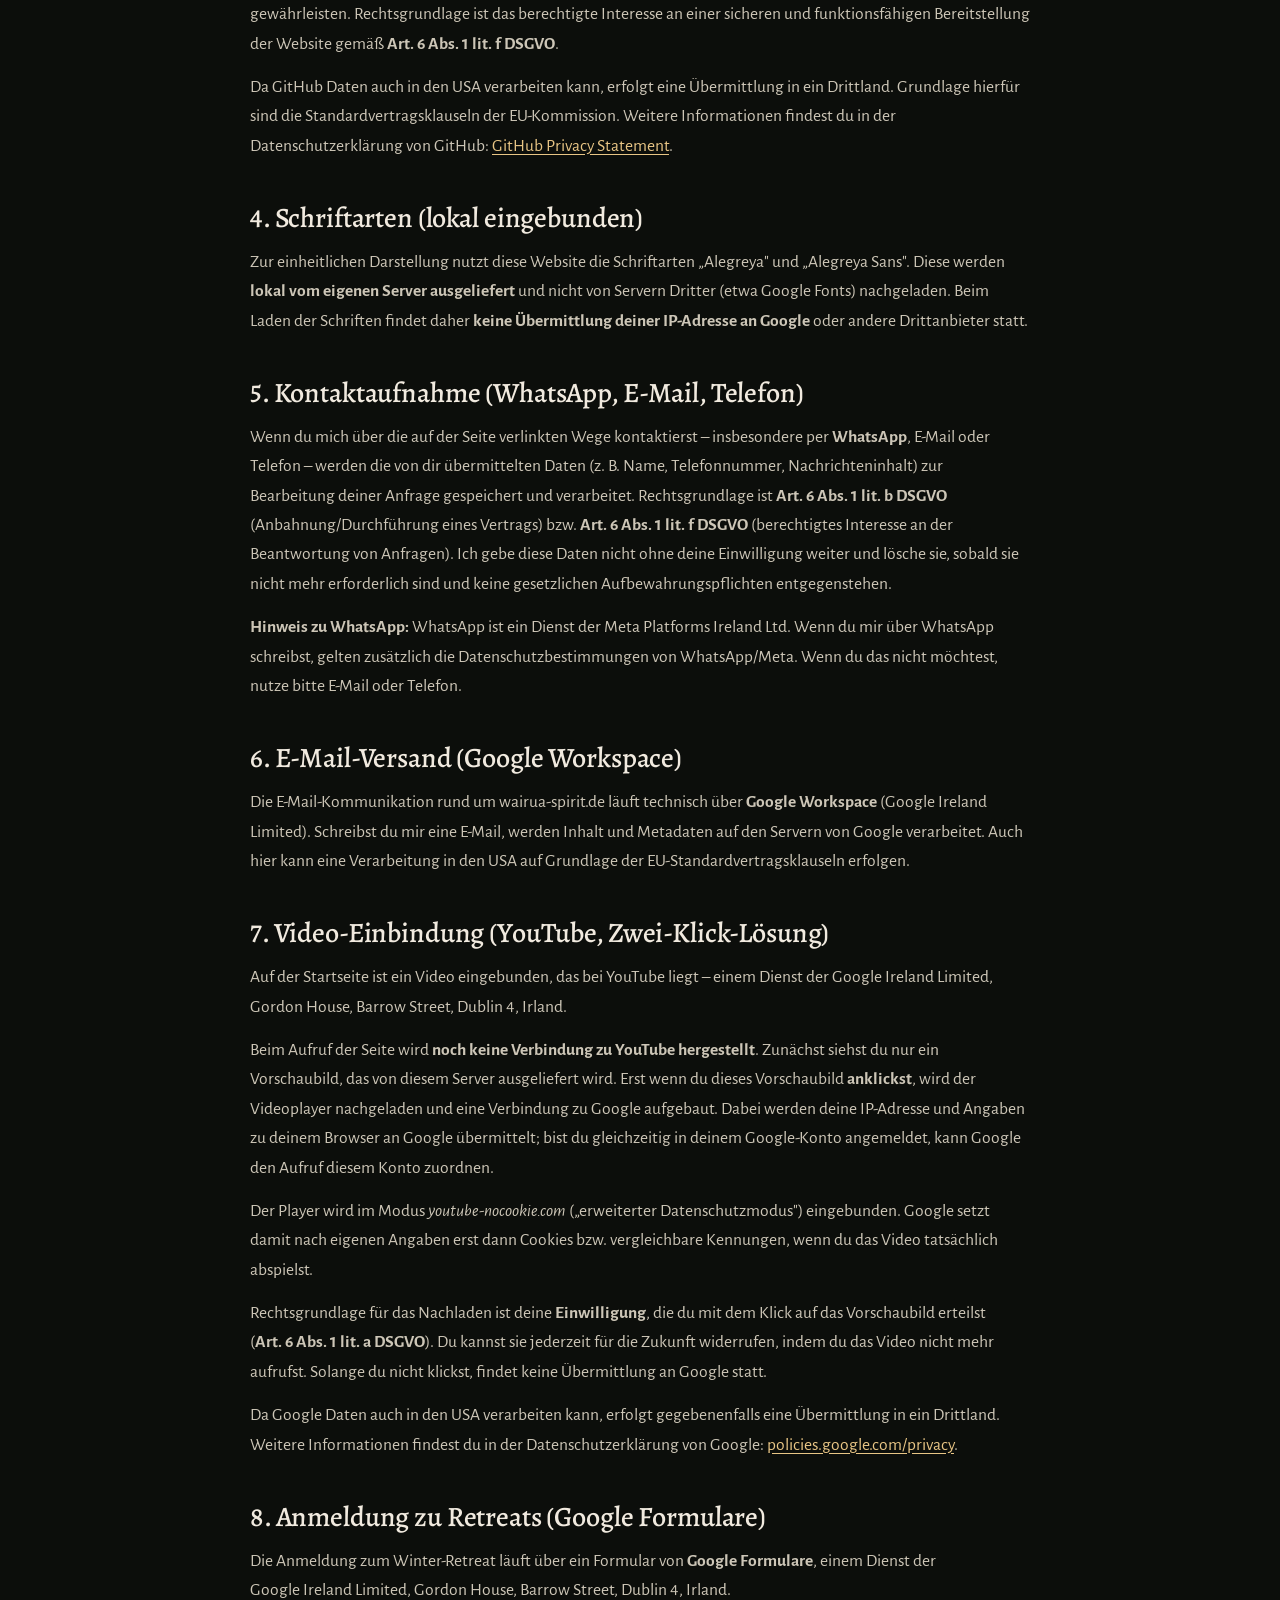
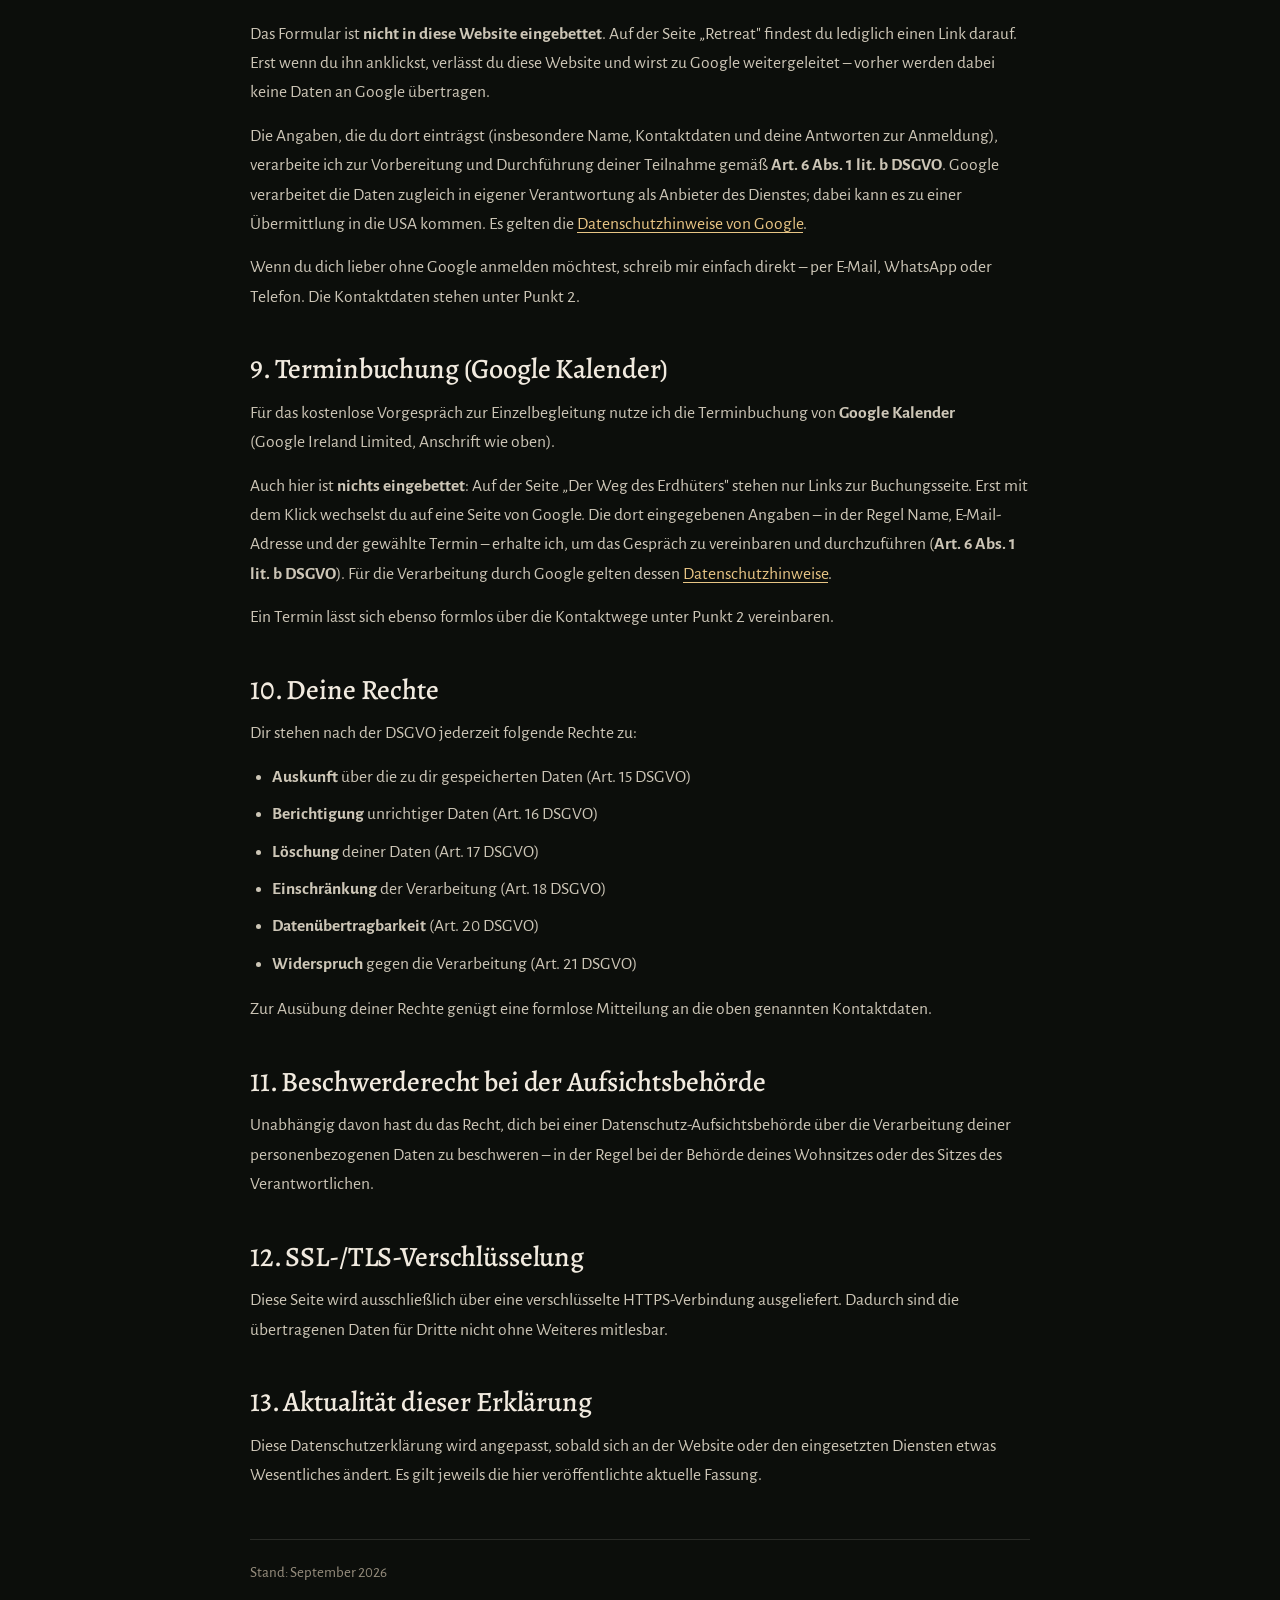
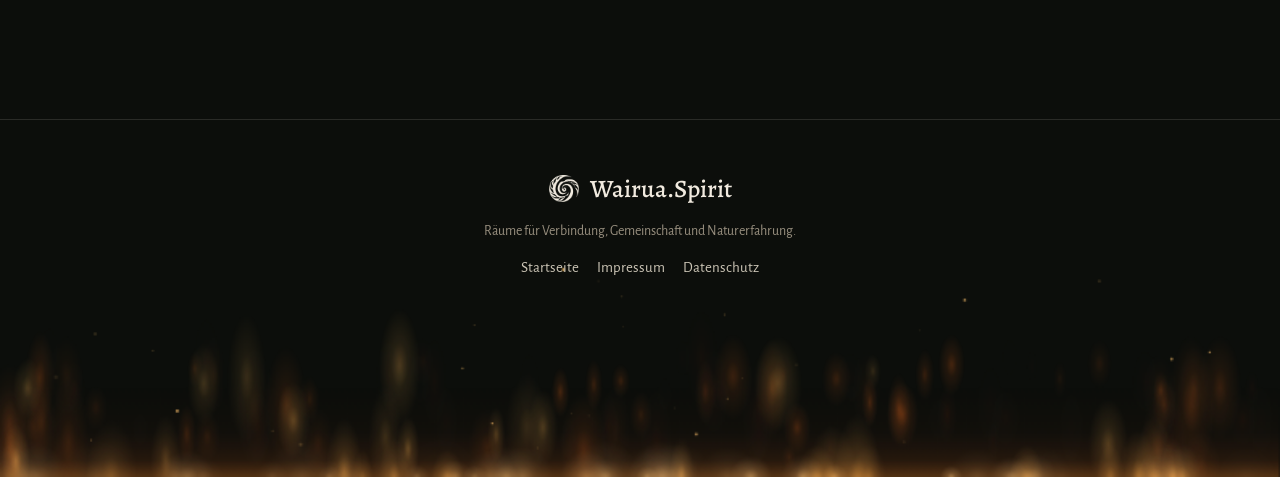
<file: datenschutz.html>
<!DOCTYPE html>
<!--
  Rechtsseite: Datenschutzerklärung (Pflicht nach DSGVO).
  Gemeinsame Grundlage: assets/base.css + assets/site.js.
  Auf den realen Aufbau zugeschnitten: GitHub-Pages-Hosting, lokale Fonts, WhatsApp,
  Google Workspace, YouTube (Zwei-Klick),
  Google Formulare (Retreat-Anmeldung) und Google Kalender (Terminbuchung Begleitung).
  Angaben sind vollstaendig ausgefuellt - keine Platzhalter mehr.
-->
<html lang="de">
<head>
<meta charset="UTF-8" />
<meta name="viewport" content="width=device-width, initial-scale=1.0" />
<script>document.documentElement.classList.add("js");</script>
<meta name="robots" content="noindex, nofollow" />
<title>Datenschutzerklärung | Wairua.Spirit</title>
<meta name="description" content="Datenschutzerklärung nach DSGVO für die Website wairua-spirit.de." />
<link rel="preload" href="assets/fonts/alegreya-500-latin.woff2" as="font" type="font/woff2" crossorigin />
<link rel="preload" href="assets/fonts/alegreya-sans-400-latin.woff2" as="font" type="font/woff2" crossorigin />
<link rel="stylesheet" href="assets/fonts.css" />
<link rel="stylesheet" href="assets/base.css" />
<link rel="icon" href="assets/favicon-32.png" sizes="32x32" type="image/png" />
<link rel="apple-touch-icon" href="assets/apple-touch-icon.png" />
<meta name="theme-color" content="#0c0e0b" />
<script src="assets/site.js" defer></script>
<style>
  /* Rechtsseiten sind schmaler als die Inhaltsseiten */
  .wrap{width:min(780px,92vw);}

  /* Kopfbereich */
  header.legal-hero{position:relative;padding:clamp(130px,20vh,200px) 0 clamp(40px,7vw,70px);overflow:hidden;border-bottom:1px solid var(--line);}
  header.legal-hero .koru-wm{position:absolute;top:50%;right:-60px;width:min(60vw,360px);height:min(60vw,360px);transform:translateY(-50%);color:var(--gold);opacity:.06;animation:spin-y 140s linear infinite;}
  @keyframes spin-y{to{transform:translateY(-50%) rotate(360deg);}}
  header.legal-hero .back{display:inline-flex;align-items:center;gap:7px;font-size:14px;letter-spacing:.04em;color:var(--bone-dim);margin-bottom:18px;transition:color .25s;}
  header.legal-hero .back:hover{color:var(--gold-2);}
  header.legal-hero h1{font-size:clamp(33px,5.5vw,57px);font-weight:500;margin-top:10px;}
  header.legal-hero h1 em{color:var(--gold-2);}

  /* Rechtstext */
  main{padding:clamp(48px,8vw,90px) 0 clamp(64px,10vw,120px);}
  .legal h2{font-size:clamp(21px,2.8vw,28px);font-weight:500;color:var(--bone);margin:42px 0 14px;}
  .legal h2:first-child{margin-top:0;}
  .legal h3{font-size:18px;font-weight:700;font-family:var(--sans);color:var(--gold-2);margin:26px 0 8px;}
  .legal p{color:var(--bone-dim);font-size:17.5px;margin-bottom:14px;}
  .legal ul{color:var(--bone-dim);font-size:17.5px;margin:0 0 16px;padding-left:22px;}
  .legal li{margin-bottom:8px;}
  .legal a{color:var(--gold-2);text-decoration:underline;text-underline-offset:3px;}
  .legal a:hover{color:var(--gold);}
  .legal .addr{font-style:normal;color:var(--bone);font-size:18px;line-height:1.9;display:block;margin:6px 0 14px;}
  .legal .updated{margin-top:48px;padding-top:20px;border-top:1px solid var(--line);font-size:15px;color:var(--muted);}
</style>
</head>
<body>
  <div class="grain"></div>

  <nav id="nav">
    <a href="index.html" class="brand"><img class="brand-logo" src="assets/logo-cream.png" alt="" width="160" height="145" />Wairua.Spirit</a>
    <div class="links">
      <a href="index.html">Startseite</a>
      <a href="https://wa.me/491602302132" class="cta">Schreib mir</a>
    </div>
    <button class="burger" id="burger" aria-label="Menü öffnen" aria-expanded="false" aria-controls="mobileMenu"><span></span><span></span><span></span></button>
  </nav>
  <div class="mobile-menu" id="mobileMenu" inert>
    <a href="index.html">Startseite</a>
    <a href="impressum.html">Impressum</a>
    <a href="https://wa.me/491602302132">Schreib mir</a>
  </div>

  <header class="legal-hero">
    <span class="koru koru-wm"></span>
    <div class="wrap">
      <a href="index.html" class="back">← zurück zu Wairua.Spirit</a>
      <div class="eyebrow">Rechtliches</div>
      <h1><em>Datenschutz&shy;erklärung</em></h1>
    </div>
  </header>

  <main>
    <div class="wrap legal">

      <h2>1. Datenschutz auf einen Blick</h2>
      <p>
        Der Schutz deiner persönlichen Daten ist mir ein wichtiges Anliegen. Diese Website ist
        bewusst schlank gehalten: Sie setzt <strong>keine Cookies</strong>, nutzt
        <strong>keine Tracking- oder Analyse-Dienste</strong> und bindet keine Werbung ein.
        Personenbezogene Daten verarbeite ich nur, wenn du selbst Kontakt aufnimmst oder dich zu
        einer Veranstaltung anmeldest, sowie technisch unvermeidbar beim Aufruf der Seite
        (siehe Punkt&nbsp;3).
      </p>
      <p>
        Eine Besonderheit gibt es: Auf der Startseite ist ein Video von YouTube eingebunden, das
        aber <strong>erst auf deinen Klick hin</strong> geladen wird (Punkt&nbsp;7).
      </p>
      <p>
        Für die Anmeldung zum Retreat und für die Terminbuchung zur Einzelbegleitung <strong>verlinke</strong>
        ich auf Dienste von Google. Diese sind hier nicht eingebettet – du wechselst erst mit einem Klick
        dorthin (Punkte(Punkte&nbsp;9 und&nbsp;10)nbsp;8 und(Punkte&nbsp;9 und&nbsp;10)nbsp;9).
      </p>

      <h2>2. Verantwortlicher</h2>
      <p>Verantwortlich für die Datenverarbeitung auf dieser Website ist:</p>
      <address class="addr">
        Michael Storz<br>
        Wairua.Spirit<br>
        Zehnerweg 13<br>
        86899 Landsberg am Lech<br>
        Deutschland<br>
        Telefon / WhatsApp: <a href="https://wa.me/491602302132">+49&nbsp;160&nbsp;2302132</a><br>
        E-Mail: <a href="mailto:info@wairua-spirit.de">info@wairua-spirit.de</a>
      </address>

      <h2>3. Hosting &amp; Server-Logfiles</h2>
      <p>
        Diese Website wird bei <strong>GitHub Pages</strong> gehostet, einem Dienst der
        GitHub,&nbsp;Inc., 88 Colin P. Kelly Jr. Street, San Francisco, CA&nbsp;94107, USA.
        Beim Aufruf der Seite verarbeitet GitHub aus technischen Gründen Daten, die dein Browser
        automatisch übermittelt:
      </p>
      <ul>
        <li>deine (gekürzte oder vollständige) IP-Adresse</li>
        <li>Datum und Uhrzeit des Zugriffs</li>
        <li>die konkret aufgerufene Seite/Datei</li>
        <li>verwendeter Browser und Betriebssystem (User-Agent)</li>
        <li>die zuvor besuchte Seite (Referrer), sofern übermittelt</li>
      </ul>
      <p>
        Diese Verarbeitung ist erforderlich, um die Website technisch auszuliefern und ihre
        Sicherheit und Stabilität zu gewährleisten. Rechtsgrundlage ist das berechtigte Interesse
        an einer sicheren und funktionsfähigen Bereitstellung der Website gemäß
        <strong>Art.&nbsp;6 Abs.&nbsp;1 lit.&nbsp;f DSGVO</strong>.
      </p>
      <p>
        Da GitHub Daten auch in den USA verarbeiten kann, erfolgt eine Übermittlung in ein Drittland.
        Grundlage hierfür sind die Standardvertragsklauseln der EU-Kommission. Weitere Informationen
        findest du in der Datenschutzerklärung von GitHub:
        <a href="https://docs.github.com/de/site-policy/privacy-policies/github-general-privacy-statement" target="_blank" rel="noopener">GitHub Privacy Statement</a>.
      </p>

      <h2>4. Schriftarten (lokal eingebunden)</h2>
      <p>
        Zur einheitlichen Darstellung nutzt diese Website die Schriftarten „Alegreya"
        und „Alegreya&nbsp;Sans". Diese werden <strong>lokal vom eigenen Server ausgeliefert</strong> und nicht von
        Servern Dritter (etwa Google&nbsp;Fonts) nachgeladen. Beim Laden der Schriften findet daher
        <strong>keine Übermittlung deiner IP-Adresse an Google</strong> oder andere Drittanbieter statt.
      </p>
      <h2>5. Kontaktaufnahme (WhatsApp, E-Mail, Telefon)</h2>
      <p>
        Wenn du mich über die auf der Seite verlinkten Wege kontaktierst – insbesondere per
        <strong>WhatsApp</strong>, E-Mail oder Telefon – werden die von dir übermittelten Daten
        (z.&nbsp;B. Name, Telefonnummer, Nachrichteninhalt) zur Bearbeitung deiner Anfrage
        gespeichert und verarbeitet. Rechtsgrundlage ist <strong>Art.&nbsp;6 Abs.&nbsp;1 lit.&nbsp;b
        DSGVO</strong> (Anbahnung/Durchführung eines Vertrags) bzw.
        <strong>Art.&nbsp;6 Abs.&nbsp;1 lit.&nbsp;f DSGVO</strong> (berechtigtes Interesse an der
        Beantwortung von Anfragen). Ich gebe diese Daten nicht ohne deine Einwilligung weiter und
        lösche sie, sobald sie nicht mehr erforderlich sind und keine gesetzlichen
        Aufbewahrungspflichten entgegenstehen.
      </p>
      <p>
        <strong>Hinweis zu WhatsApp:</strong> WhatsApp ist ein Dienst der Meta Platforms Ireland
        Ltd. Wenn du mir über WhatsApp schreibst, gelten zusätzlich die Datenschutzbestimmungen
        von WhatsApp/Meta. Wenn du das nicht möchtest, nutze bitte E-Mail oder Telefon.
      </p>

      <h2>6. E-Mail-Versand (Google Workspace)</h2>
      <p>
        Die E-Mail-Kommunikation rund um wairua-spirit.de läuft technisch über
        <strong>Google Workspace</strong> (Google Ireland Limited). Schreibst du mir eine E-Mail,
        werden Inhalt und Metadaten auf den Servern von Google verarbeitet. Auch hier kann eine
        Verarbeitung in den USA auf Grundlage der EU-Standardvertragsklauseln erfolgen.
      </p>

      <h2>7. Video-Einbindung (YouTube, Zwei-Klick-Lösung)</h2>
      <p>
        Auf der Startseite ist ein Video eingebunden, das bei YouTube liegt – einem Dienst der
        Google Ireland Limited, Gordon House, Barrow Street, Dublin 4, Irland.
      </p>
      <p>
        Beim Aufruf der Seite wird <strong>noch keine Verbindung zu YouTube hergestellt</strong>.
        Zunächst siehst du nur ein Vorschaubild, das von diesem Server ausgeliefert wird. Erst wenn
        du dieses Vorschaubild <strong>anklickst</strong>, wird der Videoplayer nachgeladen und eine
        Verbindung zu Google aufgebaut. Dabei werden deine IP-Adresse und Angaben zu deinem Browser
        an Google übermittelt; bist du gleichzeitig in deinem Google-Konto angemeldet, kann Google
        den Aufruf diesem Konto zuordnen.
      </p>
      <p>
        Der Player wird im Modus <em>youtube-nocookie.com</em> („erweiterter Datenschutzmodus")
        eingebunden. Google setzt damit nach eigenen Angaben erst dann Cookies bzw. vergleichbare
        Kennungen, wenn du das Video tatsächlich abspielst.
      </p>
      <p>
        Rechtsgrundlage für das Nachladen ist deine <strong>Einwilligung</strong>, die du mit dem
        Klick auf das Vorschaubild erteilst (<strong>Art.&nbsp;6 Abs.&nbsp;1 lit.&nbsp;a
        DSGVO</strong>). Du kannst sie jederzeit für die Zukunft widerrufen, indem du das Video
        nicht mehr aufrufst. Solange du nicht klickst, findet keine Übermittlung an Google statt.
      </p>
      <p>
        Da Google Daten auch in den USA verarbeiten kann, erfolgt gegebenenfalls eine Übermittlung
        in ein Drittland. Weitere Informationen findest du in der Datenschutzerklärung von Google:
        <a href="https://policies.google.com/privacy" target="_blank" rel="noopener">policies.google.com/privacy</a>.
      </p>

      <h2>8. Anmeldung zu Retreats (Google&nbsp;Formulare)</h2>
      <p>
        Die Anmeldung zum Winter-Retreat läuft über ein Formular von <strong>Google&nbsp;Formulare</strong>,
        einem Dienst der Google&nbsp;Ireland&nbsp;Limited, Gordon House, Barrow Street, Dublin&nbsp;4, Irland.
      </p>
      <p>
        Das Formular ist <strong>nicht in diese Website eingebettet</strong>. Auf der Seite „Retreat" findest
        du lediglich einen Link darauf. Erst wenn du ihn anklickst, verlässt du diese Website und wirst zu
        Google weitergeleitet – vorher werden dabei keine Daten an Google übertragen.
      </p>
      <p>
        Die Angaben, die du dort einträgst (insbesondere Name, Kontaktdaten und deine Antworten zur
        Anmeldung), verarbeite ich zur Vorbereitung und Durchführung deiner Teilnahme gemäß
        <strong>Art.&nbsp;6 Abs.&nbsp;1 lit.&nbsp;b DSGVO</strong>. Google verarbeitet die Daten zugleich in
        eigener Verantwortung als Anbieter des Dienstes; dabei kann es zu einer Übermittlung in die USA
        kommen. Es gelten die
        <a href="https://policies.google.com/privacy" target="_blank" rel="noopener">Datenschutzhinweise von Google</a>.
      </p>
      <p>
        Wenn du dich lieber ohne Google anmelden möchtest, schreib mir einfach direkt – per E-Mail,
        WhatsApp oder Telefon. Die Kontaktdaten stehen unter Punkt&nbsp;2.
      </p>

      <h2>9. Terminbuchung (Google&nbsp;Kalender)</h2>
      <p>
        Für das kostenlose Vorgespräch zur Einzelbegleitung nutze ich die Terminbuchung von
        <strong>Google&nbsp;Kalender</strong> (Google&nbsp;Ireland&nbsp;Limited, Anschrift wie oben).
      </p>
      <p>
        Auch hier ist <strong>nichts eingebettet</strong>: Auf der Seite „Der Weg des Erdhüters" stehen nur
        Links zur Buchungsseite. Erst mit dem Klick wechselst du auf eine Seite von Google. Die dort
        eingegebenen Angaben – in der Regel Name, E-Mail-Adresse und der gewählte Termin – erhalte ich, um
        das Gespräch zu vereinbaren und durchzuführen
        (<strong>Art.&nbsp;6 Abs.&nbsp;1 lit.&nbsp;b DSGVO</strong>). Für die Verarbeitung durch Google gelten
        dessen <a href="https://policies.google.com/privacy" target="_blank" rel="noopener">Datenschutzhinweise</a>.
      </p>
      <p>
        Ein Termin lässt sich ebenso formlos über die Kontaktwege unter Punkt&nbsp;2 vereinbaren.
      </p>

      <h2>10. Deine Rechte</h2>
      <p>Dir stehen nach der DSGVO jederzeit folgende Rechte zu:</p>
      <ul>
        <li><strong>Auskunft</strong> über die zu dir gespeicherten Daten (Art.&nbsp;15 DSGVO)</li>
        <li><strong>Berichtigung</strong> unrichtiger Daten (Art.&nbsp;16 DSGVO)</li>
        <li><strong>Löschung</strong> deiner Daten (Art.&nbsp;17 DSGVO)</li>
        <li><strong>Einschränkung</strong> der Verarbeitung (Art.&nbsp;18 DSGVO)</li>
        <li><strong>Datenübertragbarkeit</strong> (Art.&nbsp;20 DSGVO)</li>
        <li><strong>Widerspruch</strong> gegen die Verarbeitung (Art.&nbsp;21 DSGVO)</li>
      </ul>
      <p>
        Zur Ausübung deiner Rechte genügt eine formlose Mitteilung an die oben genannten
        Kontaktdaten.
      </p>

      <h2>11. Beschwerderecht bei der Aufsichtsbehörde</h2>
      <p>
        Unabhängig davon hast du das Recht, dich bei einer Datenschutz-Aufsichtsbehörde über die
        Verarbeitung deiner personenbezogenen Daten zu beschweren – in der Regel bei der Behörde
        deines Wohnsitzes oder des Sitzes des Verantwortlichen.
      </p>

      <h2>12. SSL-/TLS-Verschlüsselung</h2>
      <p>
        Diese Seite wird ausschließlich über eine verschlüsselte HTTPS-Verbindung ausgeliefert.
        Dadurch sind die übertragenen Daten für Dritte nicht ohne Weiteres mitlesbar.
      </p>

      <h2>13. Aktualität dieser Erklärung</h2>
      <p>
        Diese Datenschutzerklärung wird angepasst, sobald sich an der Website oder den
        eingesetzten Diensten etwas Wesentliches ändert. Es gilt jeweils die hier veröffentlichte
        aktuelle Fassung.
      </p>

      <p class="updated">Stand: September 2026</p>
    </div>
  </main>

  <footer>
    <div class="wrap">
      <div class="brand"><img class="brand-logo" src="assets/logo-cream.png" alt="" width="160" height="145" loading="lazy" />Wairua.Spirit</div>
      <p>Räume für Verbindung, Gemeinschaft und Naturerfahrung.</p>
      <div class="f-links">
        <a href="index.html">Startseite</a>
        <a href="impressum.html">Impressum</a>
        <a href="datenschutz.html">Datenschutz</a>
      </div>
    </div>
  </footer>

</body>
</html>
</file>
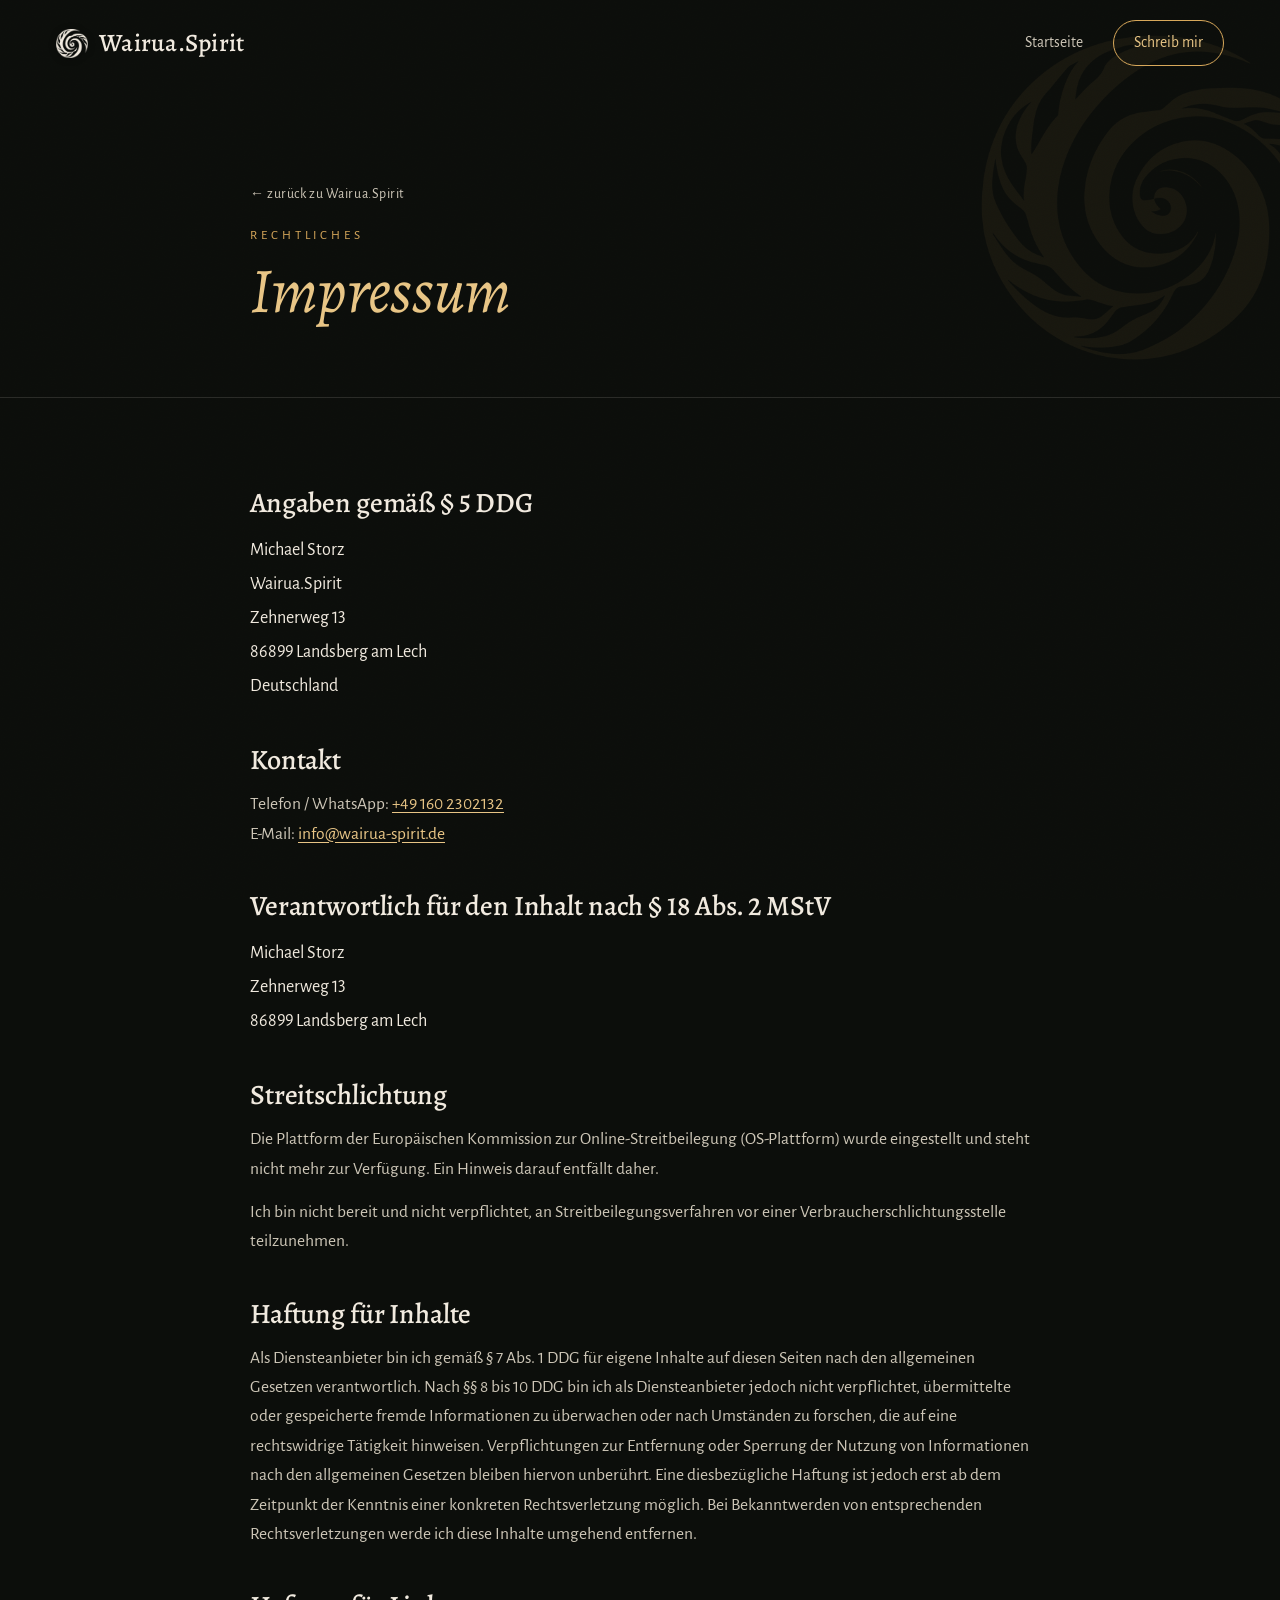
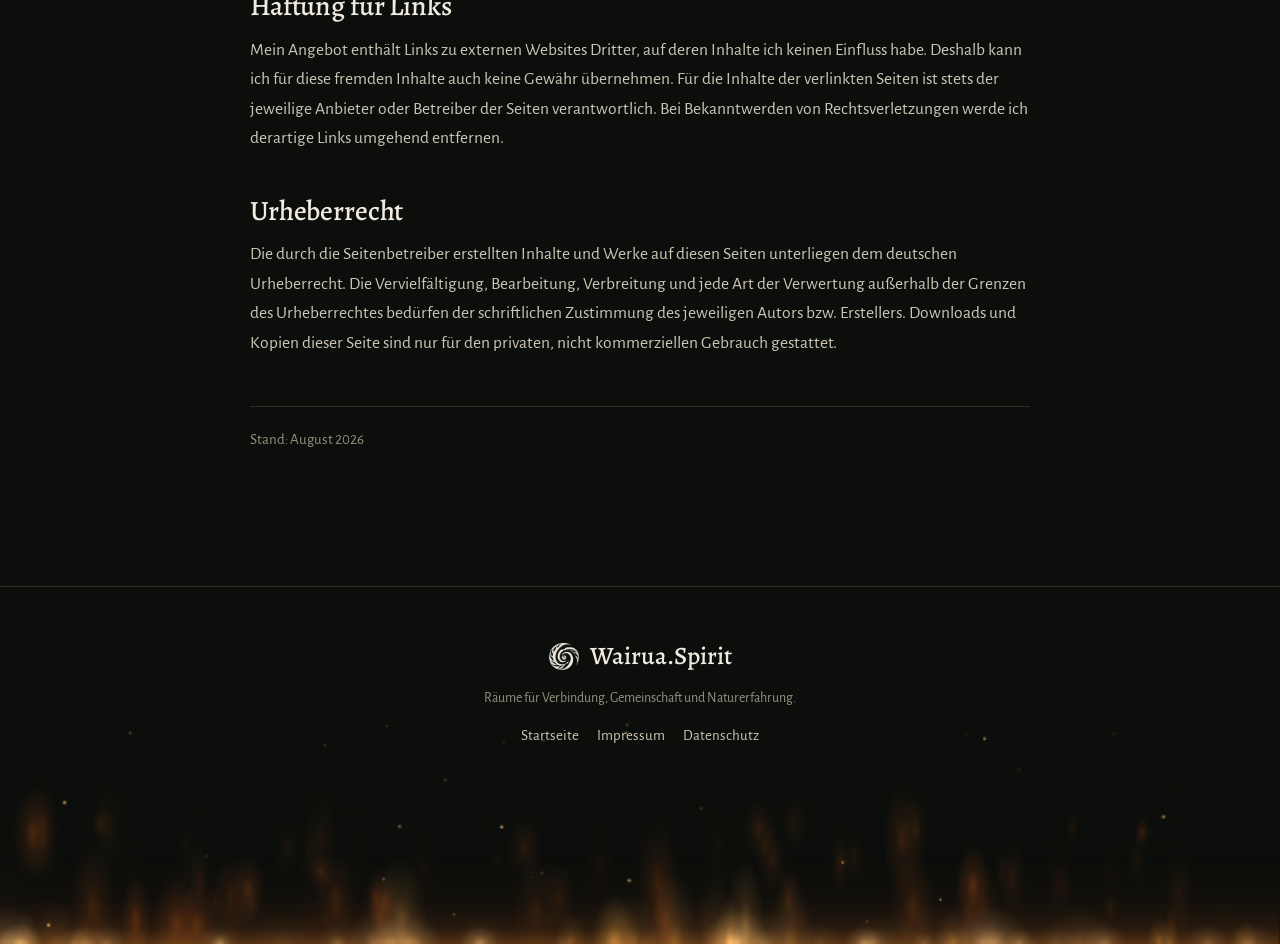
<file: impressum.html>
<!DOCTYPE html>
<!--
  Rechtsseite: Impressum (Pflicht in Deutschland, § 5 DDG / ehem. § 5 TMG).
  Gemeinsame Grundlage: assets/base.css + assets/site.js.
  Angaben sind vollstaendig ausgefuellt - keine Platzhalter mehr.
-->
<html lang="de">
<head>
<meta charset="UTF-8" />
<meta name="viewport" content="width=device-width, initial-scale=1.0" />
<script>document.documentElement.classList.add("js");</script>
<meta name="robots" content="noindex, nofollow" />
<title>Impressum | Wairua.Spirit</title>
<meta name="description" content="Impressum – Anbieterkennzeichnung der Website wairua-spirit.de." />
<link rel="preload" href="assets/fonts/alegreya-500-latin.woff2" as="font" type="font/woff2" crossorigin />
<link rel="preload" href="assets/fonts/alegreya-sans-400-latin.woff2" as="font" type="font/woff2" crossorigin />
<link rel="stylesheet" href="assets/fonts.css" />
<link rel="stylesheet" href="assets/base.css" />
<link rel="icon" href="assets/favicon-32.png" sizes="32x32" type="image/png" />
<link rel="apple-touch-icon" href="assets/apple-touch-icon.png" />
<meta name="theme-color" content="#0c0e0b" />
<script src="assets/site.js" defer></script>
<style>
  /* Rechtsseiten sind schmaler als die Inhaltsseiten */
  .wrap{width:min(780px,92vw);}

  /* Kopfbereich */
  header.legal-hero{position:relative;padding:clamp(130px,20vh,200px) 0 clamp(40px,7vw,70px);overflow:hidden;border-bottom:1px solid var(--line);}
  header.legal-hero .koru-wm{position:absolute;top:50%;right:-60px;width:min(60vw,360px);height:min(60vw,360px);transform:translateY(-50%);color:var(--gold);opacity:.06;animation:spin-y 140s linear infinite;}
  @keyframes spin-y{to{transform:translateY(-50%) rotate(360deg);}}
  header.legal-hero .back{display:inline-flex;align-items:center;gap:7px;font-size:14px;letter-spacing:.04em;color:var(--bone-dim);margin-bottom:18px;transition:color .25s;}
  header.legal-hero .back:hover{color:var(--gold-2);}
  header.legal-hero h1{font-size:clamp(37px,6.4vw,64px);font-weight:500;margin-top:10px;}
  header.legal-hero h1 em{color:var(--gold-2);}

  /* Rechtstext */
  main{padding:clamp(48px,8vw,90px) 0 clamp(64px,10vw,120px);}
  .legal h2{font-size:clamp(21px,2.8vw,28px);font-weight:500;color:var(--bone);margin:42px 0 14px;}
  .legal h2:first-child{margin-top:0;}
  .legal h3{font-size:18px;font-weight:700;font-family:var(--sans);color:var(--gold-2);margin:26px 0 8px;}
  .legal p{color:var(--bone-dim);font-size:17.5px;margin-bottom:14px;}
  .legal a{color:var(--gold-2);text-decoration:underline;text-underline-offset:3px;}
  .legal a:hover{color:var(--gold);}
  .legal .addr{font-style:normal;color:var(--bone);font-size:18px;line-height:1.9;display:block;margin:6px 0 14px;}
  .legal .updated{margin-top:48px;padding-top:20px;border-top:1px solid var(--line);font-size:15px;color:var(--muted);}
</style>
</head>
<body>
  <div class="grain"></div>

  <nav id="nav">
    <a href="index.html" class="brand"><img class="brand-logo" src="assets/logo-cream.png" alt="" width="160" height="145" />Wairua.Spirit</a>
    <div class="links">
      <a href="index.html">Startseite</a>
      <a href="https://wa.me/491602302132" class="cta">Schreib mir</a>
    </div>
    <button class="burger" id="burger" aria-label="Menü öffnen" aria-expanded="false" aria-controls="mobileMenu"><span></span><span></span><span></span></button>
  </nav>
  <div class="mobile-menu" id="mobileMenu" inert>
    <a href="index.html">Startseite</a>
    <a href="datenschutz.html">Datenschutz</a>
    <a href="https://wa.me/491602302132">Schreib mir</a>
  </div>

  <header class="legal-hero">
    <span class="koru koru-wm"></span>
    <div class="wrap">
      <a href="index.html" class="back">← zurück zu Wairua.Spirit</a>
      <div class="eyebrow">Rechtliches</div>
      <h1><em>Impressum</em></h1>
    </div>
  </header>

  <main>
    <div class="wrap legal">

      <h2>Angaben gemäß § 5 DDG</h2>
      <address class="addr">
        Michael Storz<br>
        Wairua.Spirit<br>
        Zehnerweg 13<br>
        86899 Landsberg am Lech<br>
        Deutschland
      </address>

      <h2>Kontakt</h2>
      <p>
        Telefon / WhatsApp: <a href="https://wa.me/491602302132">+49&nbsp;160&nbsp;2302132</a><br>
        E-Mail: <a href="mailto:info@wairua-spirit.de">info@wairua-spirit.de</a>
      </p>

      <h2>Verantwortlich für den Inhalt nach § 18 Abs. 2 MStV</h2>
      <address class="addr">
        Michael Storz<br>
        Zehnerweg 13<br>
        86899 Landsberg am Lech
      </address>

      <h2>Streitschlichtung</h2>
      <p>
        Die Plattform der Europäischen Kommission zur Online-Streitbeilegung (OS-Plattform) wurde
        eingestellt und steht nicht mehr zur Verfügung. Ein Hinweis darauf entfällt daher.
      </p>
      <p>
        Ich bin nicht bereit und nicht verpflichtet, an Streitbeilegungsverfahren vor einer
        Verbraucherschlichtungsstelle teilzunehmen.
      </p>

      <h2>Haftung für Inhalte</h2>
      <p>
        Als Diensteanbieter bin ich gemäß § 7 Abs. 1 DDG für eigene Inhalte auf diesen Seiten
        nach den allgemeinen Gesetzen verantwortlich. Nach §§ 8 bis 10 DDG bin ich als
        Diensteanbieter jedoch nicht verpflichtet, übermittelte oder gespeicherte fremde
        Informationen zu überwachen oder nach Umständen zu forschen, die auf eine rechtswidrige
        Tätigkeit hinweisen. Verpflichtungen zur Entfernung oder Sperrung der Nutzung von
        Informationen nach den allgemeinen Gesetzen bleiben hiervon unberührt. Eine diesbezügliche
        Haftung ist jedoch erst ab dem Zeitpunkt der Kenntnis einer konkreten Rechtsverletzung
        möglich. Bei Bekanntwerden von entsprechenden Rechtsverletzungen werde ich diese Inhalte
        umgehend entfernen.
      </p>

      <h2>Haftung für Links</h2>
      <p>
        Mein Angebot enthält Links zu externen Websites Dritter, auf deren Inhalte ich keinen
        Einfluss habe. Deshalb kann ich für diese fremden Inhalte auch keine Gewähr übernehmen.
        Für die Inhalte der verlinkten Seiten ist stets der jeweilige Anbieter oder Betreiber der
        Seiten verantwortlich. Bei Bekanntwerden von Rechtsverletzungen werde ich derartige Links
        umgehend entfernen.
      </p>

      <h2>Urheberrecht</h2>
      <p>
        Die durch die Seitenbetreiber erstellten Inhalte und Werke auf diesen Seiten unterliegen
        dem deutschen Urheberrecht. Die Vervielfältigung, Bearbeitung, Verbreitung und jede Art der
        Verwertung außerhalb der Grenzen des Urheberrechtes bedürfen der schriftlichen Zustimmung
        des jeweiligen Autors bzw. Erstellers. Downloads und Kopien dieser Seite sind nur für den
        privaten, nicht kommerziellen Gebrauch gestattet.
      </p>

      <p class="updated">Stand: August 2026</p>
    </div>
  </main>

  <footer>
    <div class="wrap">
      <div class="brand"><img class="brand-logo" src="assets/logo-cream.png" alt="" width="160" height="145" loading="lazy" />Wairua.Spirit</div>
      <p>Räume für Verbindung, Gemeinschaft und Naturerfahrung.</p>
      <div class="f-links">
        <a href="index.html">Startseite</a>
        <a href="impressum.html">Impressum</a>
        <a href="datenschutz.html">Datenschutz</a>
      </div>
    </div>
  </footer>

</body>
</html>
</file>
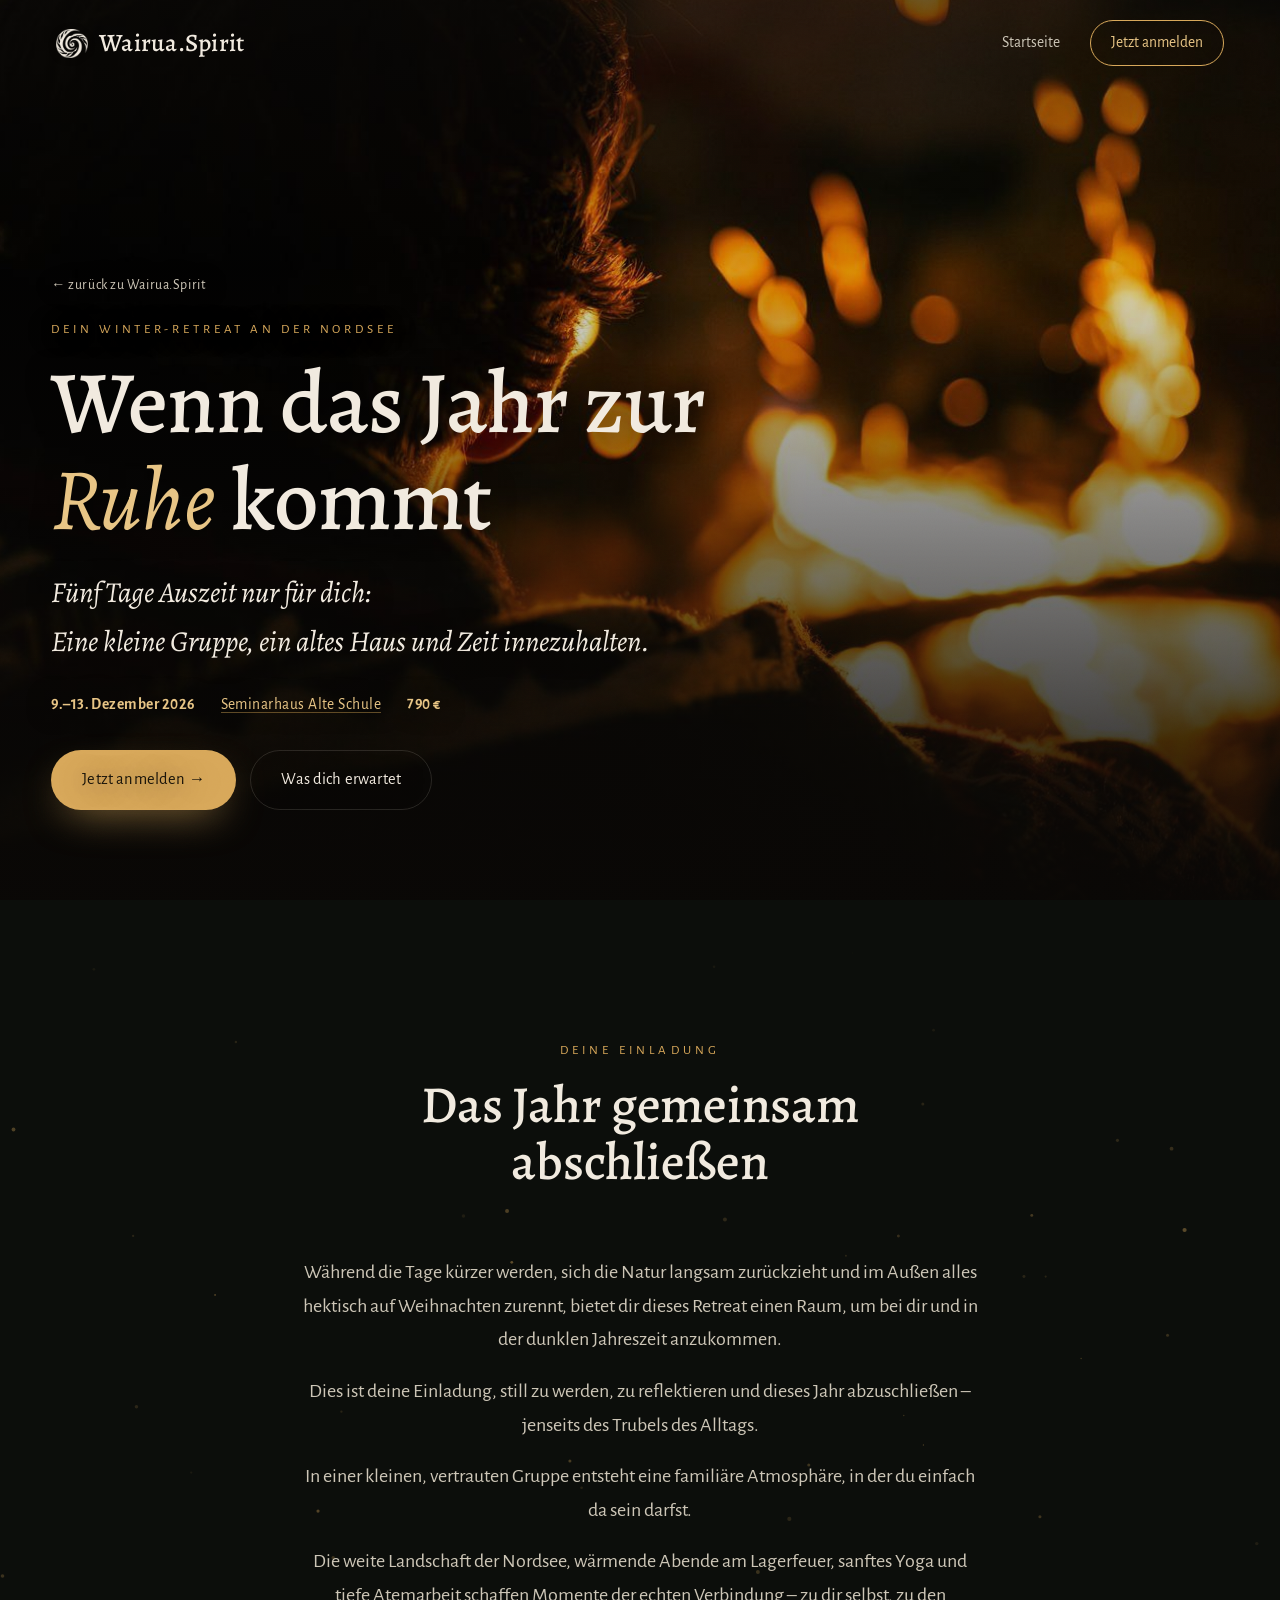
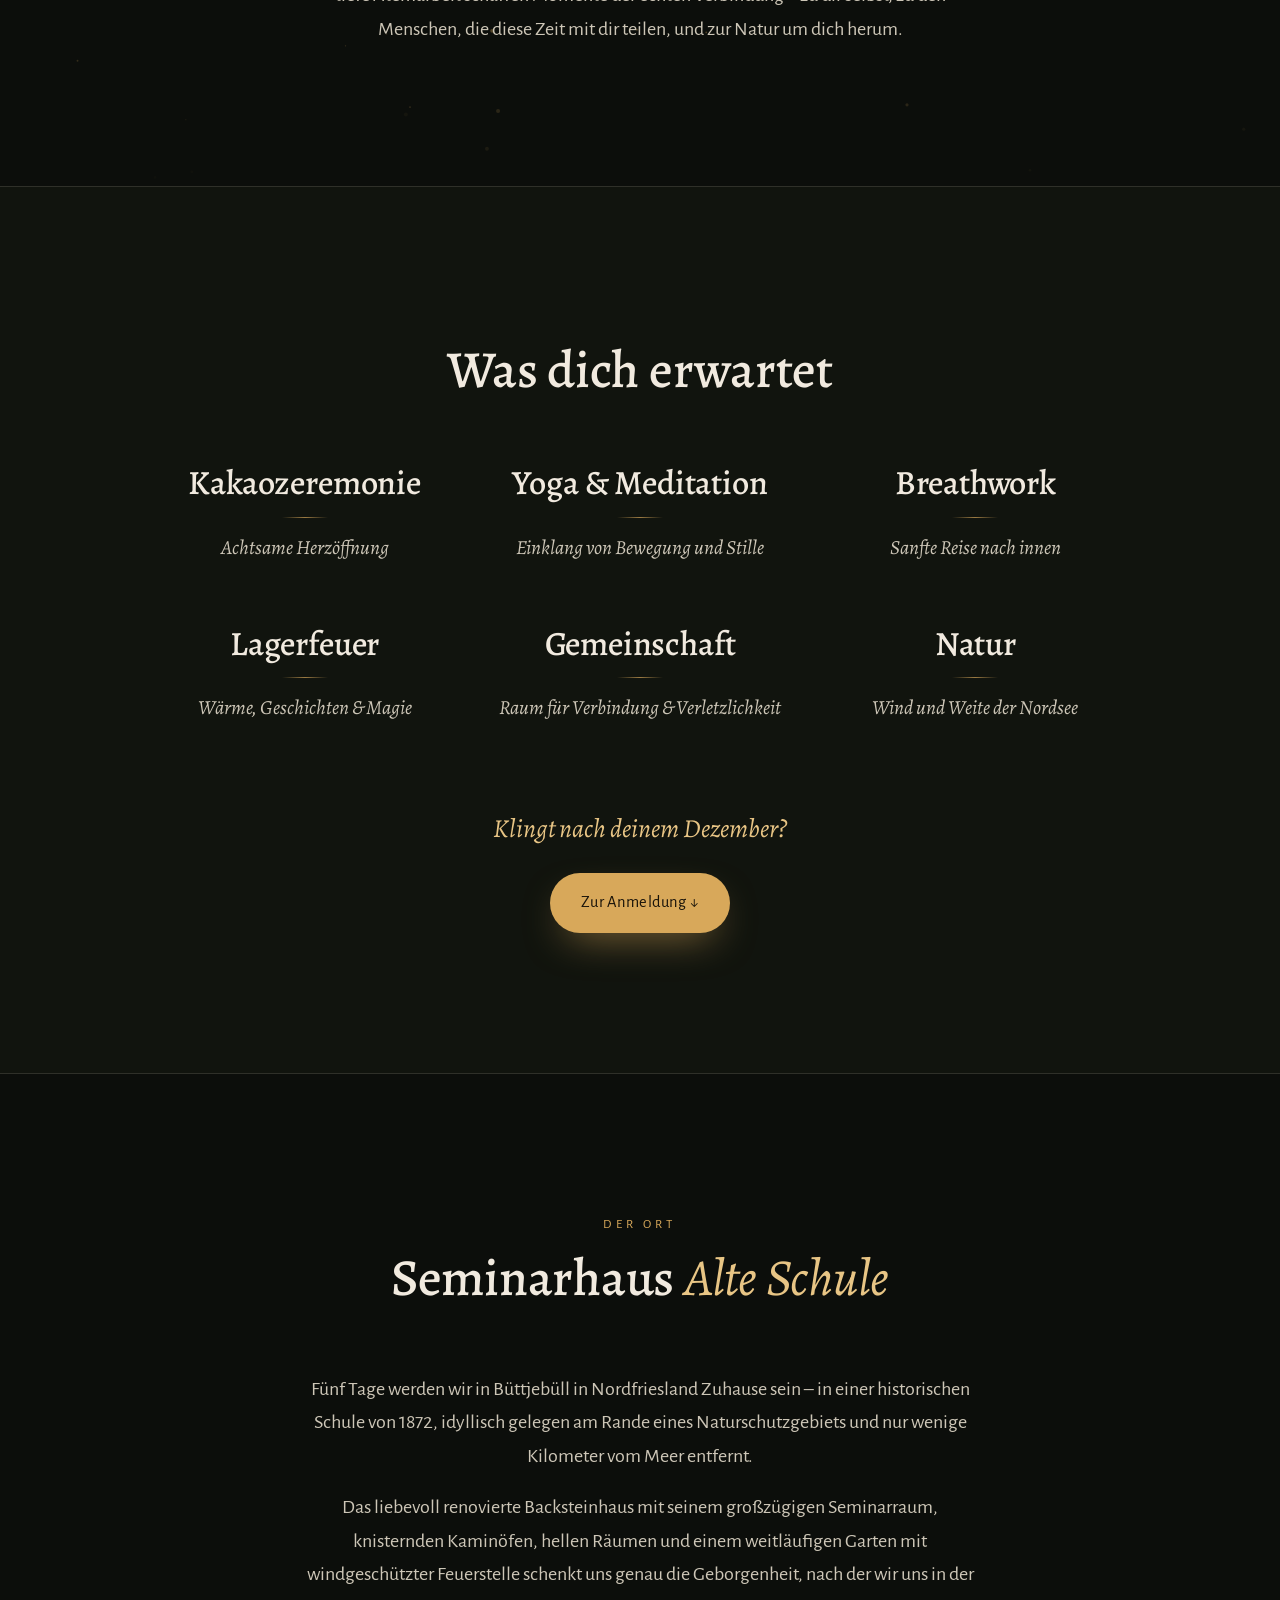
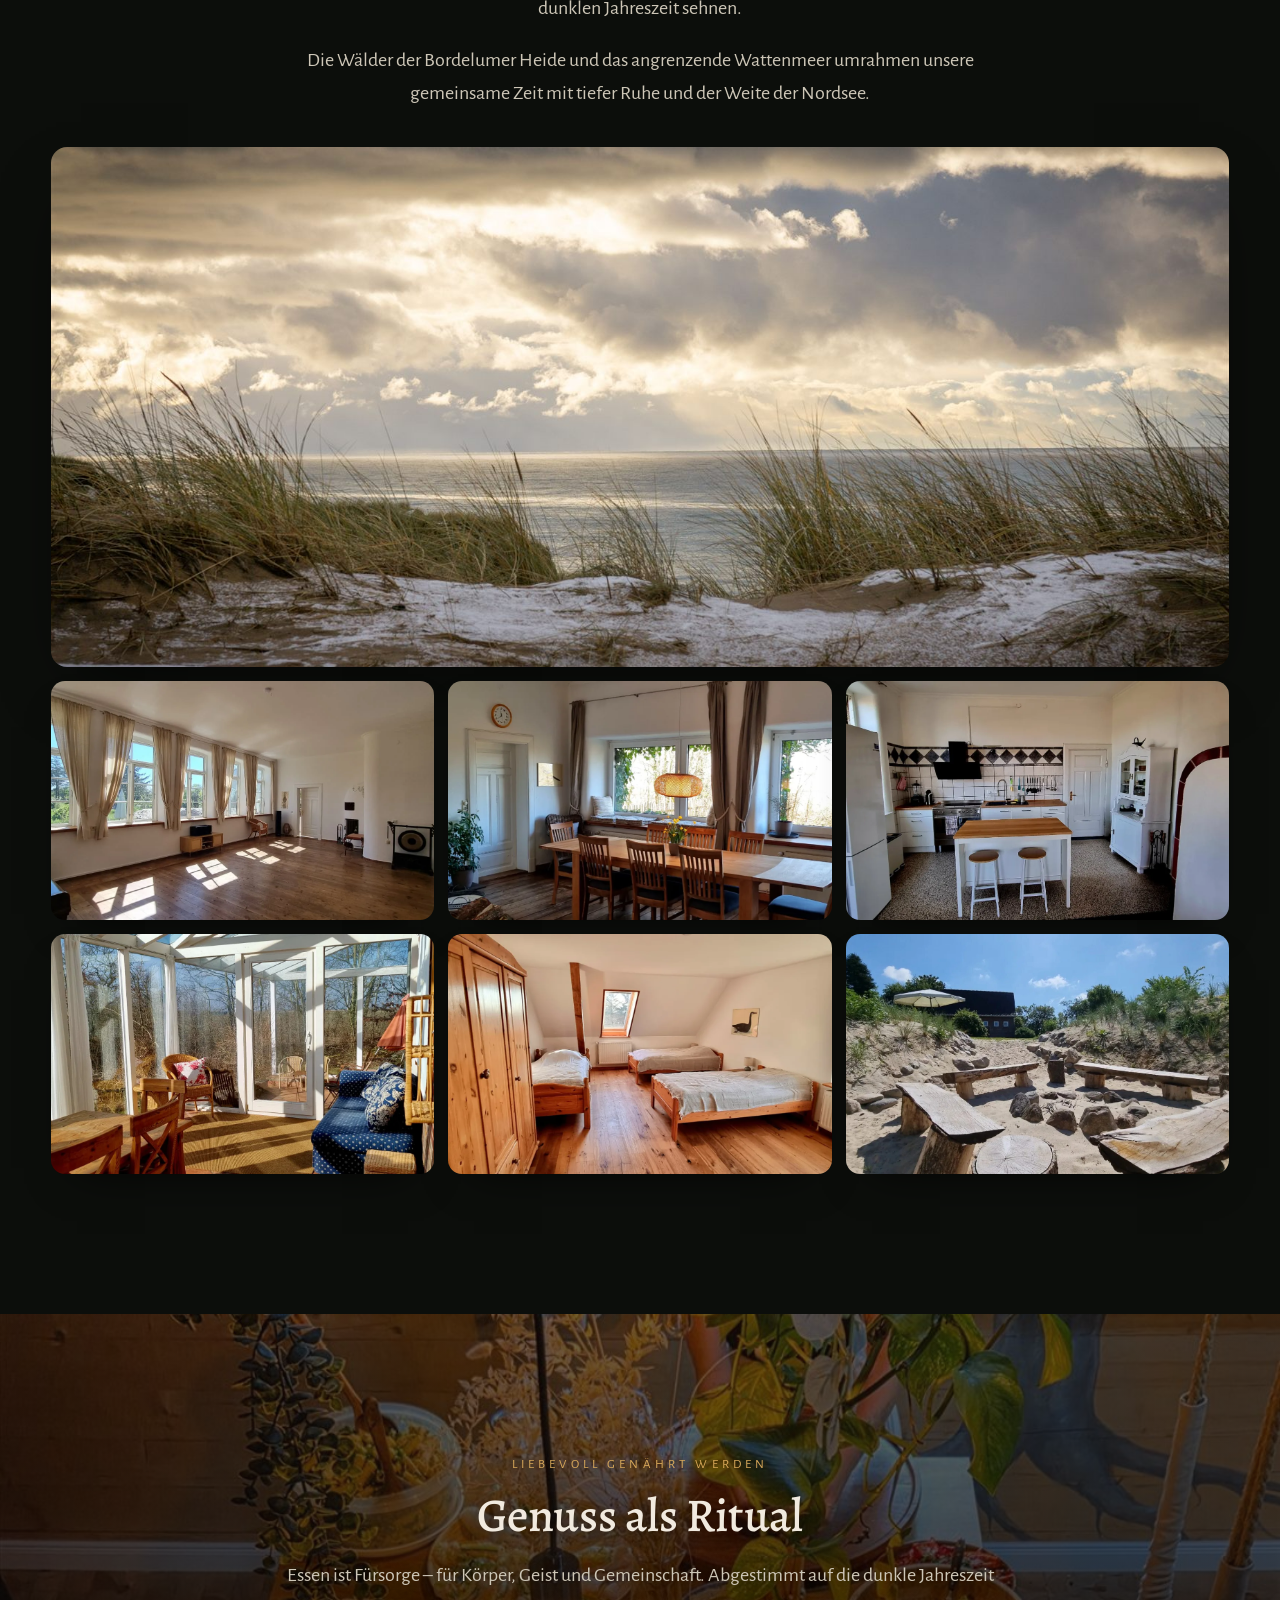
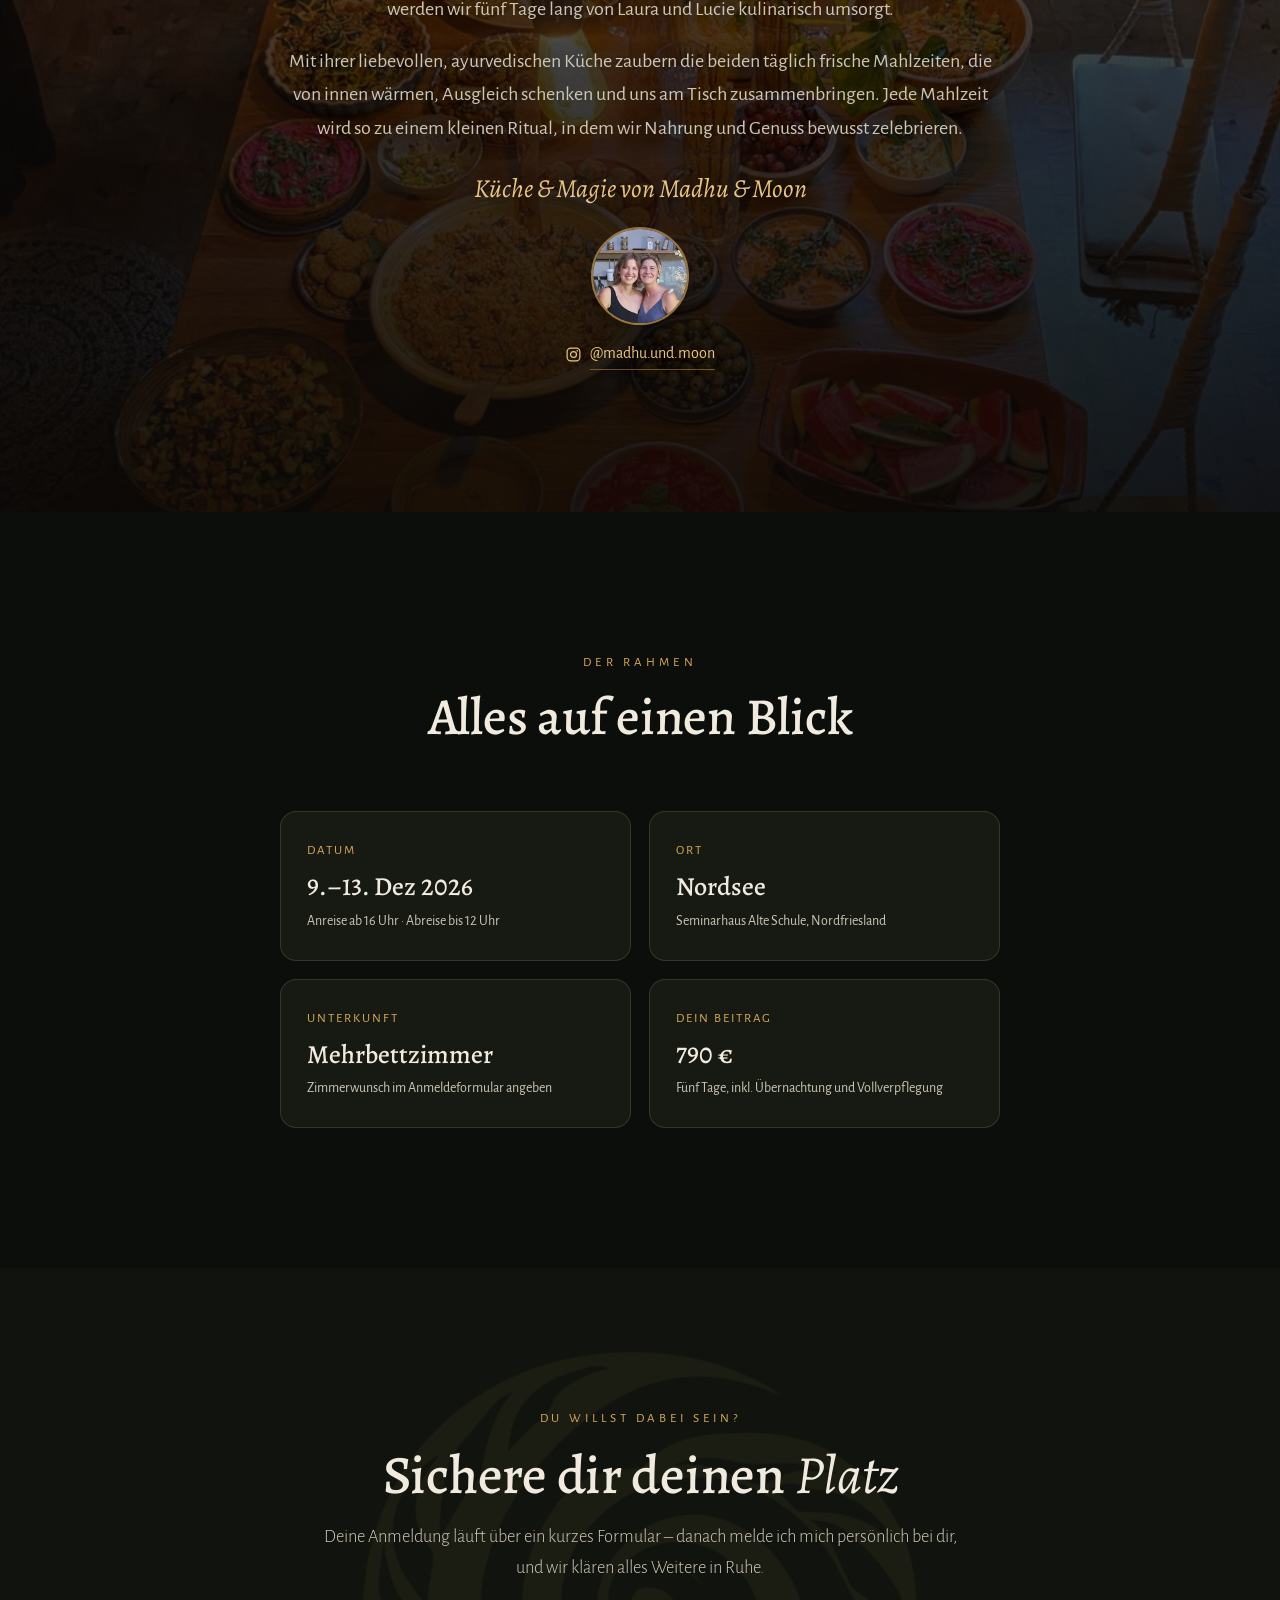
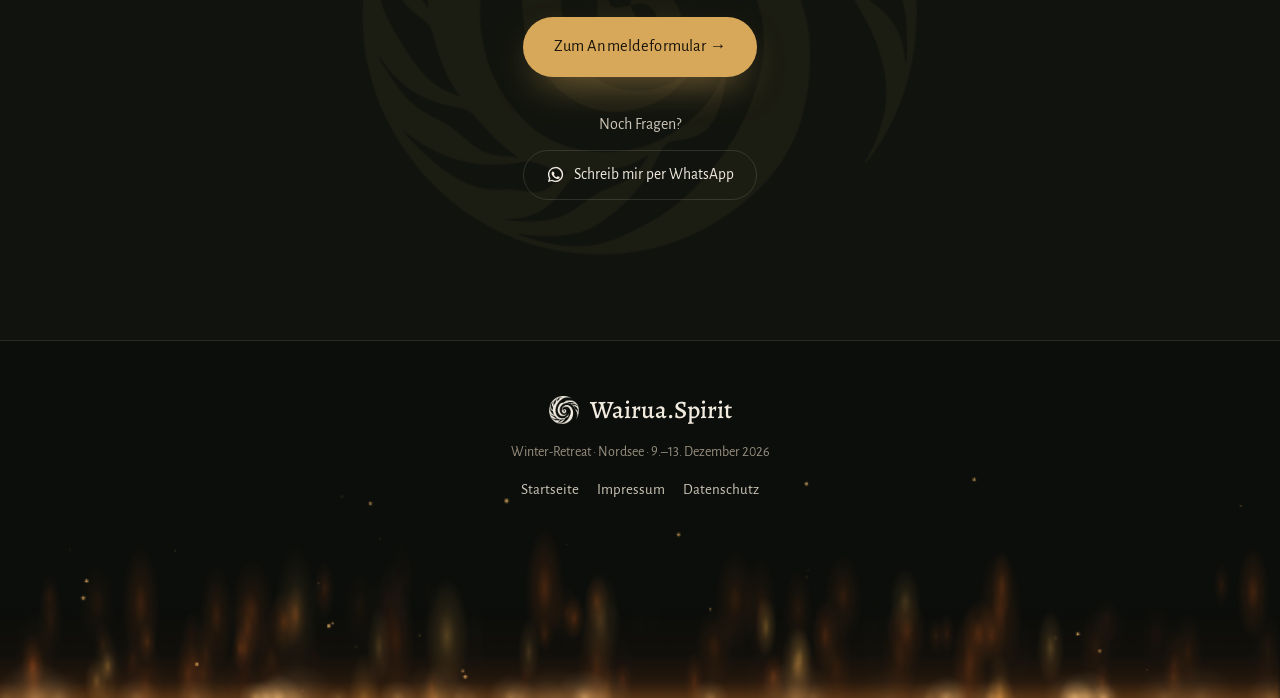
<file: retreat.html>
<!DOCTYPE html>
<!--
  Unterseite: "Winter-Retreat an der Nordsee" (9.-13. Dezember 2026)
  Teil des Wairua.Spirit-Designs · gleiche dunkle Bildsprache · Single-File.
  Aufbau & Texte nach Michaels Dokument (wörtlich übernommen).
-->
<html lang="de">
<head>
<meta charset="UTF-8" />
<meta name="viewport" content="width=device-width, initial-scale=1.0" />
<script>document.documentElement.classList.add("js");</script>
<title>Winter-Retreat an der Nordsee · Dez 2026 | Wairua.Spirit</title>
<meta name="description" content="Fünf Tage Auszeit an der Nordsee, 9.–13. Dezember 2026: Kakaozeremonie, Yoga, Meditation, Breathwork, Lagerfeuer und viel Zeit draußen. Kleine Gruppe, 790 €." />
<link rel="canonical" href="https://wairua-spirit.de/retreat.html" />
<meta property="og:type" content="website" />
<meta property="og:title" content="Winter-Retreat an der Nordsee · 9.–13. Dezember 2026" />
<meta property="og:description" content="Fünf Tage Auszeit an der Nordsee: Kakaozeremonie, Yoga, Meditation, Breathwork, Lagerfeuer und viel Zeit draußen. Kleine Gruppe, 790 €." />
<meta property="og:image" content="https://wairua-spirit.de/assets/og-retreat-feuer.jpg" />
<meta property="og:image:secure_url" content="https://wairua-spirit.de/assets/og-retreat-feuer.jpg" />
<meta property="og:image:type" content="image/jpeg" />
<meta property="og:image:width" content="1200" />
<meta property="og:image:height" content="630" />
<meta property="og:image:alt" content="Mensch am Feuer in der Dämmerung, darauf: Winter-Retreat an der Nordsee, 9.–13. Dezember 2026" />
<meta property="og:url" content="https://wairua-spirit.de/retreat.html" />
<meta property="og:site_name" content="Wairua.Spirit" />
<meta property="og:locale" content="de_DE" />
<meta name="twitter:card" content="summary_large_image" />
<meta name="twitter:image" content="https://wairua-spirit.de/assets/og-retreat-feuer.jpg" />
<link rel="preload" href="assets/fonts/alegreya-500-latin.woff2" as="font" type="font/woff2" crossorigin />
<link rel="preload" href="assets/fonts/alegreya-sans-400-latin.woff2" as="font" type="font/woff2" crossorigin />
<link rel="stylesheet" href="assets/fonts.css" />
<link rel="stylesheet" href="assets/base.css" />
<link rel="icon" href="assets/favicon-32.png" sizes="32x32" type="image/png" />
<link rel="apple-touch-icon" href="assets/apple-touch-icon.png" />
<meta name="theme-color" content="#0c0e0b" />
<script src="assets/site.js" defer></script>
<style>
  /* --- Hero ------------------------------------------------------------- */
  .hero-bg img{object-position:center 50%;transform:scale(1.05);animation:kb 30s ease-in-out infinite alternate;}
  .hero-bg::after{content:"";position:absolute;inset:0;
    background:linear-gradient(180deg,rgba(12,10,8,.6) 0%,rgba(12,10,8,.15) 30%,rgba(12,10,8,.55) 62%,rgba(10,8,6,.97) 100%);}
  .hero-inner{text-shadow:0 2px 26px rgba(0,0,0,.6);}
  .hero .back{opacity:0;animation:rise .9s ease .1s forwards;}
  .hero h1{font-size:clamp(40px,7.3vw,88px);font-weight:500;margin:14px 0 20px;max-width:16ch;opacity:0;animation:rise 1.1s ease .35s forwards;}
  /* Der Untertitel steht am Desktop bewusst auf genau zwei Zeilen – der
     Umbruch kommt aus dem <br>, deshalb hier Platz fuer die laengere Zeile. */
  .hero .sub{font-family:var(--serif);font-style:italic;font-size:clamp(20px,2.7vw,29px);color:var(--bone);max-width:min(64ch,100%);opacity:0;animation:rise 1.1s ease .55s forwards;}
  .hero .meta{display:flex;gap:26px;flex-wrap:wrap;margin-top:26px;font-size:15.5px;letter-spacing:.03em;color:var(--bone-dim);opacity:0;animation:rise 1.1s ease .7s forwards;}
  .hero .meta b{color:var(--gold-2);font-weight:700;}
  .hero .meta a{color:var(--gold-2);border-bottom:1px solid rgba(216,168,90,.45);transition:border-color .3s;}
  .hero .meta a:hover{border-color:var(--gold-2);}
  .hero-cta{margin-top:32px;opacity:0;animation:rise 1.1s ease .85s forwards;}

  .sec-head{max-width:680px;margin:0 auto clamp(44px,6vw,66px);text-align:center;}
  .sec-head h2{font-size:clamp(30px,4.6vw,52px);font-weight:500;margin:14px 0 16px;}

  .lead-text em{color:var(--gold-2);font-style:italic;}

  /* Fliesstexte durchgehend zentriert – ruhigeres, einheitliches Bild */
  .lead-text{text-align:center;}
  .lead-text.narrow{max-width:680px;}

  /* Was dich erwartet – Kernelement mit Untersatz, ohne Kachel-Rahmen */
  .erwartet-liste{display:grid;grid-template-columns:repeat(3,1fr);
    gap:clamp(40px,5.5vw,62px) 26px;max-width:980px;margin-inline:auto;}
  .ew-item{text-align:center;}
  .ew-item h3{font-family:var(--serif);font-weight:500;font-size:clamp(25px,3.1vw,34px);
    color:var(--bone);transition:color .4s;}
  .ew-item .rule{display:block;width:46px;height:1px;margin:15px auto;
    background:linear-gradient(90deg,transparent,var(--gold),transparent);opacity:.7;
    transition:width .55s var(--ease-out),opacity .4s;}
  .ew-item p{font-family:var(--serif);font-style:italic;font-size:clamp(16px,1.9vw,20px);
    color:var(--bone-dim);line-height:1.5;}
  .ew-item:hover h3{color:var(--gold-2);}
  .ew-item:hover .rule{width:78px;opacity:1;}

  /* ort – Feature-Bild oben, darunter die Haus-Galerie */
  .ort-feature{margin:0 0 14px;border-radius:16px;overflow:hidden;box-shadow:var(--shadow);}
  .ort-feature img{width:100%;height:clamp(240px,42vw,520px);object-fit:cover;transition:transform 1.2s cubic-bezier(.2,.7,.2,1);}
  .ort-feature:hover img{transform:scale(1.04);}
  .ort-galerie{display:grid;grid-template-columns:repeat(3,1fr);gap:14px;}
  .ort-galerie figure{overflow:hidden;border-radius:14px;aspect-ratio:16/10;box-shadow:0 20px 44px -26px rgba(0,0,0,.85);}
  .ort-galerie img{width:100%;height:100%;object-fit:cover;transition:transform 1.1s cubic-bezier(.2,.7,.2,1);}
  .ort-galerie figure:hover img{transform:scale(1.06);}

  /* Mitten-CTA – steht innerhalb von "Was dich erwartet" */
  .cta-band{text-align:center;margin-top:clamp(54px,7vw,84px);}
  .cta-band p{font-family:var(--serif);font-style:italic;font-size:clamp(19px,2.4vw,26px);color:var(--gold-2);margin-bottom:22px;}

  /* essen */
  .essen{position:relative;background:#0c0a08 url('assets/essen-buffet.jpg') center 42%/cover no-repeat;text-align:center;overflow:hidden;}
  .essen::before{content:"";position:absolute;inset:0;background:linear-gradient(180deg,rgba(10,8,6,.58) 0%,rgba(10,8,6,.8) 55%,rgba(10,8,6,.92) 100%);}
  .essen .inner{position:relative;z-index:2;max-width:720px;margin:0 auto;}
  .essen h2,.essen .lead-text p{text-shadow:0 2px 18px rgba(0,0,0,.7);}
  .essen .who{font-family:var(--serif);font-style:italic;font-size:clamp(19px,2.4vw,26px);color:var(--gold-2);margin-top:22px;text-shadow:0 2px 18px rgba(0,0,0,.7);}
  .essen .who-avatar{width:98px;height:98px;border-radius:50%;overflow:hidden;margin:16px auto 0;border:2px solid rgba(216,168,90,.65);box-shadow:0 14px 34px -14px rgba(0,0,0,.8);}
  .essen .who-avatar img{width:100%;height:100%;object-fit:cover;}
  .essen .who-insta{display:inline-flex;align-items:center;gap:8px;margin-top:15px;
    font-size:16px;color:var(--gold-2);text-shadow:0 2px 18px rgba(0,0,0,.7);
    transition:color .3s;}
  .essen .who-insta span{border-bottom:1px solid rgba(216,168,90,.45);padding-bottom:2px;transition:border-color .3s;}
  .essen .who-insta:hover{color:var(--bone);}
  .essen .who-insta:hover span{border-color:var(--bone);}
  .essen .who-insta svg{width:17px;height:17px;flex:none;}

  /* der rahmen – vier Kacheln, zentriert */
  .details-grid{grid-template-columns:repeat(2,1fr);max-width:720px;margin-inline:auto;}

  /* anmeldung */
  .anmeldung{position:relative;text-align:center;overflow:hidden;background:var(--bg2);}
  .anmeldung .koru-wm{position:absolute;top:50%;left:50%;width:min(80vw,560px);height:min(80vw,560px);transform:translate(-50%,-50%);color:var(--gold);opacity:.05;animation:spin 150s linear infinite;}
  .anmeldung .inner{position:relative;z-index:2;max-width:640px;margin:0 auto;}
  .anmelden-cta{margin-top:34px;}
  /* Fragen -> WhatsApp */
  .frage{margin-top:34px;font-size:16px;color:var(--bone-dim);}
  .wa-btn{display:inline-flex;align-items:center;gap:9px;margin-top:12px;border:1px solid var(--line);
    color:var(--bone);border-radius:999px;padding:11px 22px;font-size:15.5px;transition:border-color .3s,color .3s;}
  .wa-btn:hover{border-color:var(--gold);color:var(--gold-2);}
  .wa-btn svg{width:19px;height:19px;flex:none;}

  @media(max-width:900px){
    .erwartet-liste{grid-template-columns:1fr 1fr;}
    .ort-galerie{grid-template-columns:repeat(2,1fr);}
  }
  @media(max-width:540px){
    .erwartet-liste{grid-template-columns:1fr;}
    .details-grid{grid-template-columns:1fr;}
    .ort-galerie{grid-template-columns:1fr;}
  }
</style>
<script type="application/ld+json">
{
  "@context": "https://schema.org",
  "@type": "Event",
  "name": "Winter-Retreat an der Nordsee – Wairua.Spirit",
  "description": "Fünf Tage Auszeit in der dunklen Jahreszeit an der Nordsee: Kakaozeremonie, Yoga, Meditation, Breathwork, Lagerfeuer und viel Zeit draußen. Eine kleine, vertraute Gruppe.",
  "startDate": "2026-12-09T16:00:00+01:00",
  "endDate": "2026-12-13T12:00:00+01:00",
  "eventAttendanceMode": "https://schema.org/OfflineEventAttendanceMode",
  "eventStatus": "https://schema.org/EventScheduled",
  "image": "https://wairua-spirit.de/assets/og-retreat.jpg",
  "location": {
    "@type": "Place",
    "name": "Seminarhaus Alte Schule",
    "address": {
      "@type": "PostalAddress",
      "addressLocality": "Bordelum (Büttjebüll)",
      "addressRegion": "Nordfriesland",
      "addressCountry": "DE"
    }
  },
  "organizer": { "@type": "Person", "name": "Michael Storz", "url": "https://wairua-spirit.de" },
  "offers": {
    "@type": "Offer",
    "price": "790",
    "priceCurrency": "EUR",
    "availability": "https://schema.org/InStock",
    "url": "https://wairua-spirit.de/retreat.html"
  }
}
</script>
</head>
<body>
  <div class="grain"></div>

  <nav id="nav">
    <a href="index.html" class="brand"><img class="brand-logo" src="assets/logo-cream.png" alt="" width="160" height="145" />Wairua.Spirit</a>
    <div class="links">
      <a href="index.html">Startseite</a>
      <a href="https://forms.gle/2gdLzgLvR4rXx53V7" target="_blank" rel="noopener" class="cta">Jetzt anmelden</a>
    </div>
    <button class="burger" id="burger" aria-label="Menü öffnen" aria-expanded="false" aria-controls="mobileMenu"><span></span><span></span><span></span></button>
  </nav>
  <div class="mobile-menu" id="mobileMenu" inert>
    <a href="index.html">Startseite</a>
    <a href="#einladung">Deine Einladung</a>
    <a href="#erwartet">Was dich erwartet</a>
    <a href="#ort">Der Ort</a>
    <a href="#details">Der Rahmen</a>
    <a href="https://forms.gle/2gdLzgLvR4rXx53V7" target="_blank" rel="noopener">Jetzt anmelden</a>
  </div>

  <header class="hero">
    <div class="hero-bg"><img src="assets/moment-fire.jpg" srcset="assets/moment-fire-800.jpg 800w, assets/moment-fire.jpg 1400w" sizes="100vw" width="1400" height="933" fetchpriority="high" alt="Mensch am Feuer in der Dämmerung" /></div>
    <div class="wrap hero-inner">
      <a href="index.html" class="back">← zurück zu Wairua.Spirit</a>
      <div class="eyebrow">Dein Winter-Retreat an der Nordsee</div>
      <h1>Wenn das Jahr zur <em>Ruhe</em> kommt</h1>
      <div class="sub">Fünf Tage Auszeit nur für dich:<br>Eine kleine Gruppe, ein altes Haus und Zeit innezuhalten.</div>
      <div class="meta">
        <span><b>9.–13. Dezember 2026</b></span>
        <span><a href="https://seminarhaus-alte-schule.de/seminarhaus-nordsee/" target="_blank" rel="noopener">Seminarhaus Alte Schule</a></span>
        <span><b>790 €</b></span>
      </div>
      <div class="hero-cta">
        <a href="https://forms.gle/2gdLzgLvR4rXx53V7" target="_blank" rel="noopener" class="btn btn-primary">Jetzt anmelden →</a>
        <a href="#erwartet" class="btn btn-ghost">Was dich erwartet</a>
      </div>
    </div>
  </header>

  <section id="einladung" class="glut">
    <div class="wrap">
      <div class="sec-head reveal">
        <div class="eyebrow">Deine Einladung</div>
        <h2>Das Jahr gemeinsam abschließen</h2>
      </div>
      <div class="lead-text narrow reveal d1">
        <p>Während die Tage kürzer werden, sich die Natur langsam zurückzieht und im Außen alles hektisch auf Weihnachten zurennt, bietet dir dieses Retreat einen Raum, um bei dir und in der dunklen Jahreszeit anzukommen.</p>
        <p>Dies ist deine Einladung, still zu werden, zu reflektieren und dieses Jahr abzuschließen – jenseits des Trubels des Alltags.</p>
        <p>In einer kleinen, vertrauten Gruppe entsteht eine familiäre Atmosphäre, in der du einfach da sein darfst.</p>
        <p>Die weite Landschaft der Nordsee, wärmende Abende am Lagerfeuer, sanftes Yoga und tiefe Atemarbeit schaffen Momente der echten Verbindung – zu dir selbst, zu den Menschen, die diese Zeit mit dir teilen, und zur Natur um dich herum.</p>
      </div>
    </div>
  </section>

  <section id="erwartet" class="glut" style="background:var(--bg2);border-top:1px solid var(--line);border-bottom:1px solid var(--line);">
    <div class="wrap">
      <div class="sec-head reveal">
        <h2>Was dich erwartet</h2>
      </div>
      <div class="erwartet-liste stagger">
        <div class="ew-item"><h3>Kakaozeremonie</h3><span class="rule"></span><p>Achtsame Herzöffnung</p></div>
        <div class="ew-item"><h3>Yoga &amp; Meditation</h3><span class="rule"></span><p>Einklang von Bewegung und Stille</p></div>
        <div class="ew-item"><h3>Breathwork</h3><span class="rule"></span><p>Sanfte Reise nach innen</p></div>
        <div class="ew-item"><h3>Lagerfeuer</h3><span class="rule"></span><p>Wärme, Geschichten &amp; Magie</p></div>
        <div class="ew-item"><h3>Gemeinschaft</h3><span class="rule"></span><p>Raum für Verbindung &amp; Verletzlichkeit</p></div>
        <div class="ew-item"><h3>Natur</h3><span class="rule"></span><p>Wind und Weite der Nordsee</p></div>
      </div>
      <div class="cta-band reveal">
        <p>Klingt nach deinem Dezember?</p>
        <a href="#anmeldung" class="btn btn-primary">Zur Anmeldung ↓</a>
      </div>
    </div>
  </section>

  <section class="ort glut" id="ort">
    <div class="wrap">
      <div class="sec-head reveal">
        <div class="eyebrow">Der Ort</div>
        <h2>Seminarhaus <em>Alte Schule</em></h2>
      </div>
      <div class="lead-text narrow reveal d1" style="margin-bottom:36px;">
        <p>Fünf Tage werden wir in Büttjebüll in Nordfriesland Zuhause sein – in einer historischen Schule von 1872, idyllisch gelegen am Rande eines Naturschutzgebiets und nur wenige Kilometer vom Meer entfernt.</p>
        <p>Das liebevoll renovierte Backsteinhaus mit seinem großzügigen Seminarraum, knisternden Kaminöfen, hellen Räumen und einem weitläufigen Garten mit windgeschützter Feuerstelle schenkt uns genau die Geborgenheit, nach der wir uns in der dunklen Jahreszeit sehnen.</p>
        <p>Die Wälder der Bordelumer Heide und das angrenzende Wattenmeer umrahmen unsere gemeinsame Zeit mit tiefer Ruhe und der Weite der Nordsee.</p>
      </div>
      <figure class="ort-feature reveal">
        <img class="zoomable" src="assets/alte-schule-nordsee.jpg" width="1600" height="1067" alt="Winterliche Nordsee: verschneite Düne mit Strandhafer und Blick aufs Meer" loading="lazy" />
      </figure>
      <div class="ort-galerie stagger">
        <figure><img class="zoomable" src="assets/alte-schule-seminarraum.webp" width="1600" height="720" alt="Großer, heller Seminarraum mit Gong und Sprossenfenstern" loading="lazy" /></figure>
        <figure><img class="zoomable" src="assets/alte-schule-esszimmer.webp" width="1536" height="691" alt="Esszimmer mit langer Holztafel, Kachelofen und Fensterbank" loading="lazy" /></figure>
        <figure><img class="zoomable" src="assets/alte-schule-kueche.webp" width="1536" height="691" alt="Geräumige Küche mit Kochinsel und altem Buffetschrank" loading="lazy" /></figure>
        <figure><img class="zoomable" src="assets/alte-schule-wintergarten.webp" width="1536" height="691" alt="Sonniger Wintergarten mit Blick in die winterliche Natur" loading="lazy" /></figure>
        <figure><img class="zoomable" src="assets/alte-schule-zimmer.webp" width="1536" height="691" alt="Helles Mehrbettzimmer mit Holzboden unter dem Dach" loading="lazy" /></figure>
        <figure><img class="zoomable" src="assets/alte-schule-feuerstelle.jpg" width="1196" height="691" alt="Feuerstelle mit Holzbänken in der Düne, das Haus im Hintergrund" loading="lazy" /></figure>
      </div>
    </div>
  </section>

  <section class="essen glut" id="essen">
    <div class="wrap">
      <div class="inner reveal">
        <div class="eyebrow">Liebevoll genährt werden</div>
        <h2 style="font-size:clamp(28px,4.2vw,47px);font-weight:500;margin:14px 0 18px;">Genuss als Ritual</h2>
        <div class="lead-text">
          <p>Essen ist Fürsorge – für Körper, Geist und Gemeinschaft. Abgestimmt auf die dunkle Jahreszeit werden wir fünf Tage lang von Laura und Lucie kulinarisch umsorgt.</p>
          <p>Mit ihrer liebevollen, ayurvedischen Küche zaubern die beiden täglich frische Mahlzeiten, die von innen wärmen, Ausgleich schenken und uns am Tisch zusammenbringen. Jede Mahlzeit wird so zu einem kleinen Ritual, in dem wir Nahrung und Genuss bewusst zelebrieren.</p>
        </div>
        <div class="who">Küche &amp; Magie von Madhu &amp; Moon</div>
        <div class="who-avatar"><img src="assets/madhu-moon.jpg" width="300" height="300" alt="Laura und Lucie – Madhu &amp; Moon" loading="lazy" /></div>
        <a class="who-insta" href="https://www.instagram.com/madhu.und.moon/" target="_blank" rel="noopener">
          <svg viewBox="0 0 24 24" aria-hidden="true" fill="none" stroke="currentColor" stroke-width="1.7">
            <rect x="3" y="3" width="18" height="18" rx="5" />
            <circle cx="12" cy="12" r="4.2" />
            <circle cx="17.2" cy="6.8" r="1.15" fill="currentColor" stroke="none" />
          </svg>
          <span>@madhu.und.moon</span>
        </a>
      </div>
    </div>
  </section>

  <section id="details" class="glut">
    <div class="wrap">
      <div class="sec-head reveal">
        <div class="eyebrow">Der Rahmen</div>
        <h2>Alles auf einen Blick</h2>
      </div>
      <div class="details-grid stagger">
        <div class="detail"><div class="k">Datum</div><div class="v">9.–13. Dez 2026<small>Anreise ab 16 Uhr · Abreise bis 12 Uhr</small></div></div>
        <div class="detail"><div class="k">Ort</div><div class="v">Nordsee<small>Seminarhaus Alte Schule, Nordfriesland</small></div></div>
        <div class="detail"><div class="k">Unterkunft</div><div class="v">Mehrbettzimmer<small>Zimmerwunsch im Anmeldeformular angeben</small></div></div>
        <div class="detail"><div class="k">Dein Beitrag</div><div class="v">790 €<small>Fünf Tage, inkl. Übernachtung und Vollverpflegung</small></div></div>
      </div>
    </div>
  </section>

  <section class="anmeldung glut" id="anmeldung">
    <span class="koru koru-wm"></span>
    <div class="wrap inner">
      <div class="eyebrow reveal">Du willst dabei sein?</div>
      <h2 class="reveal d1" style="font-size:clamp(30px,5vw,54px);font-weight:500;margin:16px 0 16px;">Sichere dir deinen <em>Platz</em></h2>
      <p class="reveal d2" style="color:var(--bone-dim);font-size:18.5px;font-weight:300;">Deine Anmeldung läuft über ein kurzes Formular – danach melde ich mich persönlich bei dir, und wir klären alles Weitere in Ruhe.</p>
      <div class="anmelden-cta reveal d2">
        <a href="https://forms.gle/2gdLzgLvR4rXx53V7" target="_blank" rel="noopener" class="btn btn-primary">Zum Anmeldeformular →</a>
      </div>
      <p class="frage reveal d2">Noch Fragen?</p>
      <a class="wa-btn reveal d2" href="https://wa.me/491602302132" target="_blank" rel="noopener">
        <svg viewBox="0 0 24 24" aria-hidden="true"><path fill="currentColor" d="M12.04 2.4c-5.3 0-9.6 4.3-9.6 9.6 0 1.69.44 3.34 1.28 4.8L2.4 21.6l4.94-1.29a9.56 9.56 0 0 0 4.7 1.2h.01c5.3 0 9.6-4.3 9.6-9.6 0-2.56-1-4.97-2.81-6.78a9.53 9.53 0 0 0-6.8-2.83zm0 1.8c2.08 0 4.04.81 5.51 2.29a7.74 7.74 0 0 1 2.28 5.5c0 4.3-3.5 7.8-7.8 7.8a7.8 7.8 0 0 1-3.97-1.09l-.28-.17-2.93.77.78-2.86-.19-.29a7.74 7.74 0 0 1-1.19-4.16c0-4.3 3.5-7.79 7.79-7.79zm-3.46 4.1c-.16 0-.43.06-.66.3-.22.25-.86.84-.86 2.05 0 1.21.88 2.38 1 2.55.12.16 1.72 2.74 4.27 3.74 2.12.84 2.55.67 3.01.63.46-.04 1.48-.6 1.69-1.19.21-.58.21-1.08.15-1.18-.06-.1-.22-.16-.46-.28-.24-.12-1.42-.7-1.64-.78-.22-.08-.38-.12-.54.12-.16.25-.62.78-.76.94-.14.16-.28.18-.52.06-.24-.12-1.01-.37-1.93-1.19-.71-.64-1.19-1.42-1.33-1.66-.14-.24-.01-.37.11-.49.11-.11.24-.28.36-.42.12-.14.16-.24.24-.4.08-.16.04-.3-.02-.42-.06-.12-.54-1.3-.74-1.78-.19-.46-.39-.4-.54-.4h-.46z"/></svg>
        Schreib mir per WhatsApp
      </a>
    </div>
  </section>

  <footer>
    <div class="wrap">
      <div class="brand"><img class="brand-logo" src="assets/logo-cream.png" alt="" width="160" height="145" loading="lazy" />Wairua.Spirit</div>
      <p>Winter-Retreat · Nordsee · 9.–13. Dezember 2026</p>
      <div class="f-links">
        <a href="index.html">Startseite</a>
        <a href="impressum.html">Impressum</a>
        <a href="datenschutz.html">Datenschutz</a>
      </div>
    </div>
  </footer>

</body>
</html>
</file>
<file: assets/fonts.css>
/* ==========================================================================
   Wairua.Spirit - Schriften
   Alegreya (Serif) fuer Ueberschriften und Zitate, Alegreya Sans fuer alles
   Uebrige. Beide von Google Fonts, aber **selbst gehostet**: die Seite fragt
   nie einen Google-Server an (Datenschutz + kein fremder Ausfall).

   Geladen wird nur, was die Seite wirklich benutzt:
     Alegreya       500 normal  ... Ueberschriften, Marke
     Alegreya       400 kursiv  ... Akzentwoerter in Ueberschriften, Zitate
     Alegreya Sans  300         ... grosse Einleitungstexte
     Alegreya Sans  400         ... Fliesstext, Vorzeilen, Knoepfe
     Alegreya Sans  700         ... Namen und Hervorhebungen
     Alegreya Sans  400 kursiv  ... Betonungen im Fliesstext

   Je Schnitt zwei Dateien: "latin" fuer den Normalfall, "latin-ext" fuer
   Zeichen wie das ā in Māori. Der Browser laedt nur, was er braucht.
   ========================================================================== */

/* --- Alegreya 500 -------------------------------------------------------- */
@font-face {
  font-family: 'Alegreya';
  font-style: normal;
  font-weight: 500;
  font-display: swap;
  src: url(fonts/alegreya-500-latin-ext.woff2) format('woff2');
  unicode-range: U+0100-02BA, U+02BD-02C5, U+02C7-02CC, U+02CE-02D7, U+02DD-02FF, U+0304, U+0308, U+0329, U+1D00-1DBF, U+1E00-1E9F, U+1EF2-1EFF, U+2020, U+20A0-20AB, U+20AD-20C0, U+2113, U+2C60-2C7F, U+A720-A7FF;
}
@font-face {
  font-family: 'Alegreya';
  font-style: normal;
  font-weight: 500;
  font-display: swap;
  src: url(fonts/alegreya-500-latin.woff2) format('woff2');
  unicode-range: U+0000-00FF, U+0131, U+0152-0153, U+02BB-02BC, U+02C6, U+02DA, U+02DC, U+0304, U+0308, U+0329, U+2000-206F, U+20AC, U+2122, U+2191, U+2193, U+2212, U+2215, U+FEFF, U+FFFD;
}

/* --- Alegreya 400 kursiv ------------------------------------------------- */
@font-face {
  font-family: 'Alegreya';
  font-style: italic;
  font-weight: 400;
  font-display: swap;
  src: url(fonts/alegreya-italic-400-latin-ext.woff2) format('woff2');
  unicode-range: U+0100-02BA, U+02BD-02C5, U+02C7-02CC, U+02CE-02D7, U+02DD-02FF, U+0304, U+0308, U+0329, U+1D00-1DBF, U+1E00-1E9F, U+1EF2-1EFF, U+2020, U+20A0-20AB, U+20AD-20C0, U+2113, U+2C60-2C7F, U+A720-A7FF;
}
@font-face {
  font-family: 'Alegreya';
  font-style: italic;
  font-weight: 400;
  font-display: swap;
  src: url(fonts/alegreya-italic-400-latin.woff2) format('woff2');
  unicode-range: U+0000-00FF, U+0131, U+0152-0153, U+02BB-02BC, U+02C6, U+02DA, U+02DC, U+0304, U+0308, U+0329, U+2000-206F, U+20AC, U+2122, U+2191, U+2193, U+2212, U+2215, U+FEFF, U+FFFD;
}

/* --- Alegreya Sans 300 --------------------------------------------------- */
@font-face {
  font-family: 'Alegreya Sans';
  font-style: normal;
  font-weight: 300;
  font-display: swap;
  src: url(fonts/alegreya-sans-300-latin-ext.woff2) format('woff2');
  unicode-range: U+0100-02BA, U+02BD-02C5, U+02C7-02CC, U+02CE-02D7, U+02DD-02FF, U+0304, U+0308, U+0329, U+1D00-1DBF, U+1E00-1E9F, U+1EF2-1EFF, U+2020, U+20A0-20AB, U+20AD-20C0, U+2113, U+2C60-2C7F, U+A720-A7FF;
}
@font-face {
  font-family: 'Alegreya Sans';
  font-style: normal;
  font-weight: 300;
  font-display: swap;
  src: url(fonts/alegreya-sans-300-latin.woff2) format('woff2');
  unicode-range: U+0000-00FF, U+0131, U+0152-0153, U+02BB-02BC, U+02C6, U+02DA, U+02DC, U+0304, U+0308, U+0329, U+2000-206F, U+20AC, U+2122, U+2191, U+2193, U+2212, U+2215, U+FEFF, U+FFFD;
}

/* --- Alegreya Sans 400 --------------------------------------------------- */
@font-face {
  font-family: 'Alegreya Sans';
  font-style: normal;
  font-weight: 400;
  font-display: swap;
  src: url(fonts/alegreya-sans-400-latin-ext.woff2) format('woff2');
  unicode-range: U+0100-02BA, U+02BD-02C5, U+02C7-02CC, U+02CE-02D7, U+02DD-02FF, U+0304, U+0308, U+0329, U+1D00-1DBF, U+1E00-1E9F, U+1EF2-1EFF, U+2020, U+20A0-20AB, U+20AD-20C0, U+2113, U+2C60-2C7F, U+A720-A7FF;
}
@font-face {
  font-family: 'Alegreya Sans';
  font-style: normal;
  font-weight: 400;
  font-display: swap;
  src: url(fonts/alegreya-sans-400-latin.woff2) format('woff2');
  unicode-range: U+0000-00FF, U+0131, U+0152-0153, U+02BB-02BC, U+02C6, U+02DA, U+02DC, U+0304, U+0308, U+0329, U+2000-206F, U+20AC, U+2122, U+2191, U+2193, U+2212, U+2215, U+FEFF, U+FFFD;
}

/* --- Alegreya Sans 700 --------------------------------------------------- */
@font-face {
  font-family: 'Alegreya Sans';
  font-style: normal;
  font-weight: 700;
  font-display: swap;
  src: url(fonts/alegreya-sans-700-latin-ext.woff2) format('woff2');
  unicode-range: U+0100-02BA, U+02BD-02C5, U+02C7-02CC, U+02CE-02D7, U+02DD-02FF, U+0304, U+0308, U+0329, U+1D00-1DBF, U+1E00-1E9F, U+1EF2-1EFF, U+2020, U+20A0-20AB, U+20AD-20C0, U+2113, U+2C60-2C7F, U+A720-A7FF;
}
@font-face {
  font-family: 'Alegreya Sans';
  font-style: normal;
  font-weight: 700;
  font-display: swap;
  src: url(fonts/alegreya-sans-700-latin.woff2) format('woff2');
  unicode-range: U+0000-00FF, U+0131, U+0152-0153, U+02BB-02BC, U+02C6, U+02DA, U+02DC, U+0304, U+0308, U+0329, U+2000-206F, U+20AC, U+2122, U+2191, U+2193, U+2212, U+2215, U+FEFF, U+FFFD;
}

/* --- Alegreya Sans 400 kursiv -------------------------------------------- */
@font-face {
  font-family: 'Alegreya Sans';
  font-style: italic;
  font-weight: 400;
  font-display: swap;
  src: url(fonts/alegreya-sans-italic-400-latin-ext.woff2) format('woff2');
  unicode-range: U+0100-02BA, U+02BD-02C5, U+02C7-02CC, U+02CE-02D7, U+02DD-02FF, U+0304, U+0308, U+0329, U+1D00-1DBF, U+1E00-1E9F, U+1EF2-1EFF, U+2020, U+20A0-20AB, U+20AD-20C0, U+2113, U+2C60-2C7F, U+A720-A7FF;
}
@font-face {
  font-family: 'Alegreya Sans';
  font-style: italic;
  font-weight: 400;
  font-display: swap;
  src: url(fonts/alegreya-sans-italic-400-latin.woff2) format('woff2');
  unicode-range: U+0000-00FF, U+0131, U+0152-0153, U+02BB-02BC, U+02C6, U+02DA, U+02DC, U+0304, U+0308, U+0329, U+2000-206F, U+20AC, U+2122, U+2191, U+2193, U+2212, U+2215, U+FEFF, U+FFFD;
}
</file>
<file: assets/base.css>
/* ==========================================================================
   Wairua.Spirit - Basis-Stylesheet
   Gemeinsame Grundlage aller Seiten: Tokens, Reset, Navigation, Buttons,
   Hero-Geruest, Footer, Reveal-Animation, Fokus.
   Seitenspezifisches steht weiterhin im <style>-Block der jeweiligen Seite
   und ueberschreibt diese Datei (wird danach geladen).
   ========================================================================== */

:root{
  --bg:#0c0e0b;
  --bg2:#11140e;
  --panel:#161a12;
  --bone:#f1eadf;
  --bone-dim:#cdc6b7;
  --muted:#988f7f;
  --gold:#d8a85a;
  --gold-2:#e8c585;
  --moss:#8a9a6b;
  --clay:#bc8155;
  --line:rgba(241,234,223,.13);
  --serif:"Alegreya",Georgia,"Times New Roman",serif;
  --sans:"Alegreya Sans",-apple-system,BlinkMacSystemFont,"Segoe UI",Helvetica,Arial,sans-serif;
  --shadow:0 30px 70px -30px rgba(0,0,0,.8);
  --ease-out:cubic-bezier(.2,.7,.2,1);
}

/* --- Reset & Basis ------------------------------------------------------ */
*{margin:0;padding:0;box-sizing:border-box;}
/* Alegreya setzt Ziffern von Haus aus als Mediaevalziffern (mit Ober- und
   Unterlaengen). In Preisen, Daten und neben Versalien - "WAIRUA10", "790 EUR",
   "9.-13. Dezember" - wirken sie verrutscht. Deshalb ueberall Versalziffern. */
body{background:var(--bg);color:var(--bone);font-family:var(--sans);font-weight:400;line-height:1.68;
  font-variant-numeric:lining-nums;font-feature-settings:"lnum" 1;
  -webkit-font-smoothing:antialiased;overflow-x:hidden;}
/* Alegreya traegt mehr Fleisch als die alte Cormorant: etwas mehr Zeilenluft,
   dafuer sind die Schriftgrade in den Seiten eine Spur kleiner. */
h1,h2,h3{font-family:var(--serif);font-weight:500;line-height:1.1;letter-spacing:-.005em;}
/* Akzentwoerter: Alegreya kursiv 400 - der einzige Kursivschnitt, den wir laden */
h1 em,h2 em,h3 em{font-weight:400;}
a{color:inherit;text-decoration:none;}
img{max-width:100%;display:block;}
em{font-style:italic;}

/* Sanftes Scrollen nur, wenn der Nutzer keine Bewegungsreduktion wuenscht */
@media(prefers-reduced-motion:no-preference){
  html{scroll-behavior:smooth;}
}

/* --- Layout-Helfer ------------------------------------------------------ */
.wrap{width:min(1180px,92vw);margin-inline:auto;}
.narrow{max-width:760px;margin-inline:auto;}
.eyebrow{font-size:13px;letter-spacing:.3em;text-transform:uppercase;color:var(--gold);font-weight:400;}

/* --- Sichtbarer Fokus fuer Tastatur-Bedienung ---------------------------- */
:focus-visible{outline:2px solid var(--gold);outline-offset:3px;border-radius:3px;}

/* --- Koru-Spirale als Markenmotiv (per Maske einfaerbbar) ---------------- */
.koru{display:inline-block;-webkit-mask:url('koru.png') center/contain no-repeat;mask:url('koru.png') center/contain no-repeat;background:currentColor;}

/* --- Filmkorn-Overlay ---------------------------------------------------- */
.grain{position:fixed;inset:0;z-index:9998;pointer-events:none;opacity:.05;mix-blend-mode:soft-light;
  background-image:url("data:image/svg+xml,%3Csvg xmlns='http://www.w3.org/2000/svg' width='140' height='140'%3E%3Cfilter id='n'%3E%3CfeTurbulence type='fractalNoise' baseFrequency='0.85' numOctaves='2' stitchTiles='stitch'/%3E%3C/filter%3E%3Crect width='100%25' height='100%25' filter='url(%23n)'/%3E%3C/svg%3E");}

/* --- Navigation ---------------------------------------------------------- */
nav{position:fixed;top:0;left:0;right:0;z-index:100;display:flex;align-items:center;justify-content:space-between;
  gap:16px;padding:20px clamp(20px,5vw,56px);
  transition:background .5s ease,backdrop-filter .5s ease,padding .5s ease,border-color .5s;
  border-bottom:1px solid transparent;}
nav.scrolled{background:rgba(12,14,11,.72);backdrop-filter:saturate(150%) blur(16px);-webkit-backdrop-filter:saturate(150%) blur(16px);
  border-bottom:1px solid var(--line);padding-top:13px;padding-bottom:13px;}
nav .brand{display:flex;align-items:center;gap:11px;flex:none;font-family:var(--serif);font-size:25px;font-weight:500;letter-spacing:.01em;white-space:nowrap;}
nav .brand .brand-logo{width:32px;height:32px;flex:none;object-fit:contain;filter:drop-shadow(0 1px 3px rgba(0,0,0,.5));}
nav .links{display:flex;gap:clamp(16px,2.4vw,30px);align-items:center;font-size:15.5px;color:var(--bone-dim);}
nav .links a{position:relative;transition:color .25s;}
nav .links a:not(.cta)::after{content:"";position:absolute;left:0;bottom:-6px;width:0;height:1px;background:var(--gold);transition:width .3s ease;}
nav .links a:hover:not(.cta)::after{width:100%;}
nav .links a:hover{color:var(--bone);}
nav .links a.cta{white-space:nowrap;border:1px solid var(--gold);color:var(--gold-2);padding:9px 20px;border-radius:999px;transition:background .3s,color .3s;}
nav .links a.cta:hover{background:var(--gold);color:#1a140a;}

/* Burger */
.burger{display:none;flex-direction:column;gap:5px;background:none;border:0;cursor:pointer;padding:8px;flex:none;}
.burger span{width:24px;height:2px;background:var(--bone);border-radius:2px;transition:transform .3s ease,opacity .3s ease;}
.burger.open span:nth-child(1){transform:translateY(7px) rotate(45deg);}
.burger.open span:nth-child(2){opacity:0;}
.burger.open span:nth-child(3){transform:translateY(-7px) rotate(-45deg);}

/* Mobiles Menue - im geschlossenen Zustand auch fuer Tastatur/Screenreader weg */
.mobile-menu{position:fixed;inset:0;z-index:99;background:rgba(10,12,9,.97);backdrop-filter:blur(10px);-webkit-backdrop-filter:blur(10px);
  display:flex;flex-direction:column;align-items:center;justify-content:center;gap:28px;
  font-family:var(--serif);font-size:31px;font-weight:500;text-align:center;padding:24px;
  opacity:0;visibility:hidden;pointer-events:none;
  transition:opacity .4s ease,visibility 0s linear .4s;}
.mobile-menu.open{opacity:1;visibility:visible;pointer-events:auto;transition:opacity .4s ease;}
.mobile-menu a{padding:4px 8px;}
body.menu-open{overflow:hidden;}

/* --- Buttons ------------------------------------------------------------- */
.btn{display:inline-flex;align-items:center;gap:9px;font-size:16.5px;font-weight:400;letter-spacing:.01em;padding:15px 30px;border-radius:999px;cursor:pointer;border:1px solid transparent;
  transition:transform .25s,box-shadow .25s,background .25s,color .25s,border-color .25s;}
.btn-primary{background:var(--gold);color:#1a140a;box-shadow:0 16px 40px -16px rgba(216,168,90,.7);}
.btn-primary:hover{transform:translateY(-2px);background:var(--gold-2);box-shadow:0 22px 50px -16px rgba(216,168,90,.85);}
.btn-ghost{border-color:var(--line);color:var(--bone);}
.btn-ghost:hover{border-color:var(--gold);color:var(--gold-2);}

/* --- Hero-Geruest -------------------------------------------------------- */
header.hero,.hero{position:relative;min-height:100svh;display:flex;align-items:flex-end;overflow:hidden;padding-top:clamp(96px,14vh,150px);}
.hero-bg{position:absolute;inset:0;z-index:0;}
.hero-bg img{width:100%;height:100%;object-fit:cover;}
.hero-inner{position:relative;z-index:2;padding:0 0 clamp(56px,10vh,120px);text-shadow:0 2px 22px rgba(0,0,0,.5);}
.hero h1 em{color:var(--gold-2);}
.hero .back{display:inline-flex;align-items:center;gap:7px;font-size:14px;letter-spacing:.04em;color:var(--bone-dim);margin-bottom:22px;transition:color .25s;}
.hero .back:hover{color:var(--gold-2);}
.hero-cta{display:flex;gap:14px;flex-wrap:wrap;}

@keyframes rise{from{opacity:0;transform:translateY(28px);}to{opacity:1;transform:none;}}
@keyframes kb{0%{transform:scale(1.05);}100%{transform:scale(1.15);}}
@keyframes spin{to{transform:translate(-50%,-50%) rotate(360deg);}}

/* --- Abschnitte ---------------------------------------------------------- */
section{position:relative;padding:clamp(74px,12vw,140px) 0;}
.sec-head h2 em{color:var(--gold-2);}
.sec-head p{color:var(--bone-dim);font-size:18px;}

.lead-text p{color:var(--bone-dim);font-size:clamp(17px,2vw,20px);margin-bottom:18px;}
.lead-text p:last-child{margin-bottom:0;}

/* --- Fakten-Kacheln (Retreat, Rituale, Einzelbegleitung) ----------------- */
.details-grid{display:grid;grid-template-columns:repeat(3,1fr);gap:18px;margin-top:8px;}
.detail{background:var(--panel);border:1px solid var(--line);border-radius:16px;padding:28px 26px;}
.detail .k{font-size:13px;letter-spacing:.15em;text-transform:uppercase;color:var(--gold);margin-bottom:9px;}
.detail .v{font-family:var(--serif);font-weight:500;font-size:clamp(21px,2.4vw,26px);line-height:1.25;}
.detail .v small{display:block;font-family:var(--sans);font-size:14px;color:var(--bone-dim);letter-spacing:0;margin-top:7px;text-transform:none;line-height:1.5;}

/* --- Footer (Standard: zentriert; die Startseite ueberschreibt das) ------
   Der untere Rand ist bewusst hoch: dort brennt das Lagerfeuer, unterhalb
   von allem Text. */
footer{position:relative;overflow:hidden;border-top:1px solid var(--line);
  padding:48px 0 clamp(128px,16vw,196px);text-align:center;}
footer > .wrap{position:relative;z-index:2;}
footer .brand{display:inline-flex;align-items:center;gap:11px;font-family:var(--serif);font-size:25px;font-weight:500;margin-bottom:10px;}
footer .brand .brand-logo{width:30px;height:30px;object-fit:contain;}
footer p{font-size:14px;color:var(--muted);}
footer a{color:var(--gold-2);}
footer .f-links{margin-top:12px;display:flex;gap:18px;justify-content:center;flex-wrap:wrap;font-size:15px;}
footer .f-links a{color:var(--bone-dim);}
footer .f-links a:hover{color:var(--gold-2);}

/* --- Einblenden beim Scrollen --------------------------------------------
   Nur wenn JavaScript laeuft, wird ueberhaupt etwas versteckt - sonst waere
   der halbe Inhalt bei blockiertem Skript unsichtbar. */
.js .reveal{opacity:0;transform:translateY(30px);transition:opacity .9s ease,transform .9s cubic-bezier(.2,.7,.2,1);}
.reveal.in{opacity:1;transform:none;}
.reveal.d1{transition-delay:.1s;}
.reveal.d2{transition-delay:.2s;}
.reveal.d3{transition-delay:.3s;}

/* --- Umbruchpunkte ------------------------------------------------------- */
@media(max-width:900px){
  nav .links{display:none;}
  .burger{display:flex;}
  .details-grid{grid-template-columns:1fr;}
}

/* ==========================================================================
   Leben auf der Seite
   Grundsatz: Ohne JavaScript ist alles sofort da. Jede Bewegung haengt an
   der Klasse .js am <html>, die site.js als Erstes setzt - Inhalt haengt
   nie an einer Animation.
   ========================================================================== */

/* --- Gestaffeltes Einblenden --------------------------------------------
   Auf einen Grid-Container gesetzt: die Kinder kommen nacheinander, statt
   dass die ganze Reihe auf einmal erscheint. */
.js .stagger > *{opacity:0;transform:translateY(26px);
  transition:opacity .85s var(--ease-out),transform .85s var(--ease-out);}
.js .stagger.in > *{opacity:1;transform:none;}
.js .stagger.in > *:nth-child(2){transition-delay:.09s;}
.js .stagger.in > *:nth-child(3){transition-delay:.18s;}
.js .stagger.in > *:nth-child(4){transition-delay:.27s;}
.js .stagger.in > *:nth-child(5){transition-delay:.36s;}
.js .stagger.in > *:nth-child(6){transition-delay:.45s;}
.js .stagger.in > *:nth-child(7){transition-delay:.54s;}
.js .stagger.in > *:nth-child(8){transition-delay:.63s;}

/* --- Die Vorzeile setzt sich beim Erscheinen ----------------------------- */
.js .reveal .eyebrow,.js .stagger .eyebrow{letter-spacing:.52em;opacity:0;}
.js .reveal.in .eyebrow,.js .stagger.in .eyebrow{letter-spacing:.32em;opacity:1;
  transition:letter-spacing 1.3s var(--ease-out),opacity .9s ease;}

/* --- Bilder in Kacheln kommen aus einer leichten Naehe ------------------- */
.js .stagger > * img,.js .reveal figure img{transform:scale(1.05);
  transition:transform 1.4s var(--ease-out);}
.js .stagger.in > * img,.js .reveal.in figure img{transform:none;}

/* --- Kacheln reagieren auf die Maus -------------------------------------- */
.detail{transition:transform .4s var(--ease-out),border-color .4s ease,box-shadow .4s ease;}
.detail:hover{transform:translateY(-4px);border-color:rgba(216,168,90,.4);
  box-shadow:0 24px 50px -30px rgba(0,0,0,.9);}

/* --- Lichtstreif ueber dem Hauptknopf ------------------------------------ */
.btn-primary{position:relative;overflow:hidden;}
.btn-primary::after{content:"";position:absolute;top:0;left:-60%;width:40%;height:100%;
  background:linear-gradient(100deg,transparent,rgba(255,255,255,.45),transparent);
  transform:skewX(-18deg);transition:left .75s var(--ease-out);pointer-events:none;}
.btn-primary:hover::after{left:120%;}

/* --- Die Koru atmet ------------------------------------------------------ */
@keyframes atmen{0%,100%{opacity:.05;}50%{opacity:.11;}}
@keyframes schweben{0%,100%{transform:translateY(0);}50%{transform:translateY(-6px);}}

/* --- Feiner Fortschrittsfaden ganz oben ---------------------------------- */
.fortschritt{position:fixed;top:0;left:0;height:2px;width:100%;z-index:101;
  transform:scaleX(0);transform-origin:0 50%;pointer-events:none;
  background:linear-gradient(90deg,rgba(216,168,90,.25),var(--gold) 60%,var(--gold-2));}

/* --- Glut: aufsteigende Funken auf dunklen Flaechen ---------------------- */
.glut{position:relative;}
.glut > .funken{position:absolute;inset:0;width:100%;height:100%;z-index:1;
  pointer-events:none;opacity:.55;}
.glut > .wrap,.glut > .inner{position:relative;z-index:2;}

/* --- Lagerfeuer am Fuss der Seite ---------------------------------------
   Liegt hinter dem Footer-Inhalt und brennt aus dem unteren Rand heraus. */
footer > .feuer{position:absolute;left:0;bottom:0;width:100%;height:100%;
  z-index:1;pointer-events:none;}

/* --- Lightbox: markierte Bilder beim Klick gross anzeigen --------------- */
.zoomable{cursor:zoom-in;}
.lightbox{position:fixed;inset:0;z-index:9999;display:flex;align-items:center;justify-content:center;
  padding:clamp(16px,4vw,48px);background:rgba(8,9,7,.94);cursor:zoom-out;
  opacity:0;visibility:hidden;transition:opacity .3s ease,visibility 0s linear .3s;}
.lightbox.open{opacity:1;visibility:visible;transition:opacity .3s ease;}
.lightbox img{max-width:100%;max-height:100%;object-fit:contain;border-radius:8px;
  box-shadow:0 40px 90px -30px rgba(0,0,0,.9);transform:scale(.97);transition:transform .3s var(--ease-out);}
.lightbox.open img{transform:scale(1);}
.lightbox .lb-close{position:absolute;top:clamp(12px,3vw,26px);right:clamp(12px,3vw,26px);
  width:44px;height:44px;border:0;border-radius:50%;background:rgba(241,234,223,.1);color:var(--bone);
  font-size:24px;line-height:1;cursor:pointer;transition:background .25s;}
.lightbox .lb-close:hover{background:rgba(241,234,223,.2);}

/* --- Umbruchpunkte ------------------------------------------------------- */
@media(max-width:900px){
  .js .stagger.in > *{transition-delay:0s;}
  .js .stagger.in > *:nth-child(2){transition-delay:.07s;}
  .js .stagger.in > *:nth-child(3){transition-delay:.14s;}
  .js .stagger.in > *:nth-child(n+4){transition-delay:.2s;}
}

/* --- Bewegungsreduktion -------------------------------------------------- */
@media(prefers-reduced-motion:reduce){
  *,*::before,*::after{
    animation-duration:.001ms !important;
    animation-iteration-count:1 !important;
    transition-duration:.001ms !important;
    scroll-behavior:auto !important;
  }
  .reveal,.js .reveal{opacity:1;transform:none;}
  .mobile-menu{transition:none;}
  .js .stagger > *{opacity:1 !important;transform:none !important;}
  .js .reveal .eyebrow,.js .stagger .eyebrow{letter-spacing:.32em !important;opacity:1 !important;}
  .js .stagger > * img,.js .reveal figure img{transform:none !important;}
  .fortschritt,.glut > .funken,footer > .feuer{display:none;}
  footer{padding-bottom:40px;}
}
</file>
